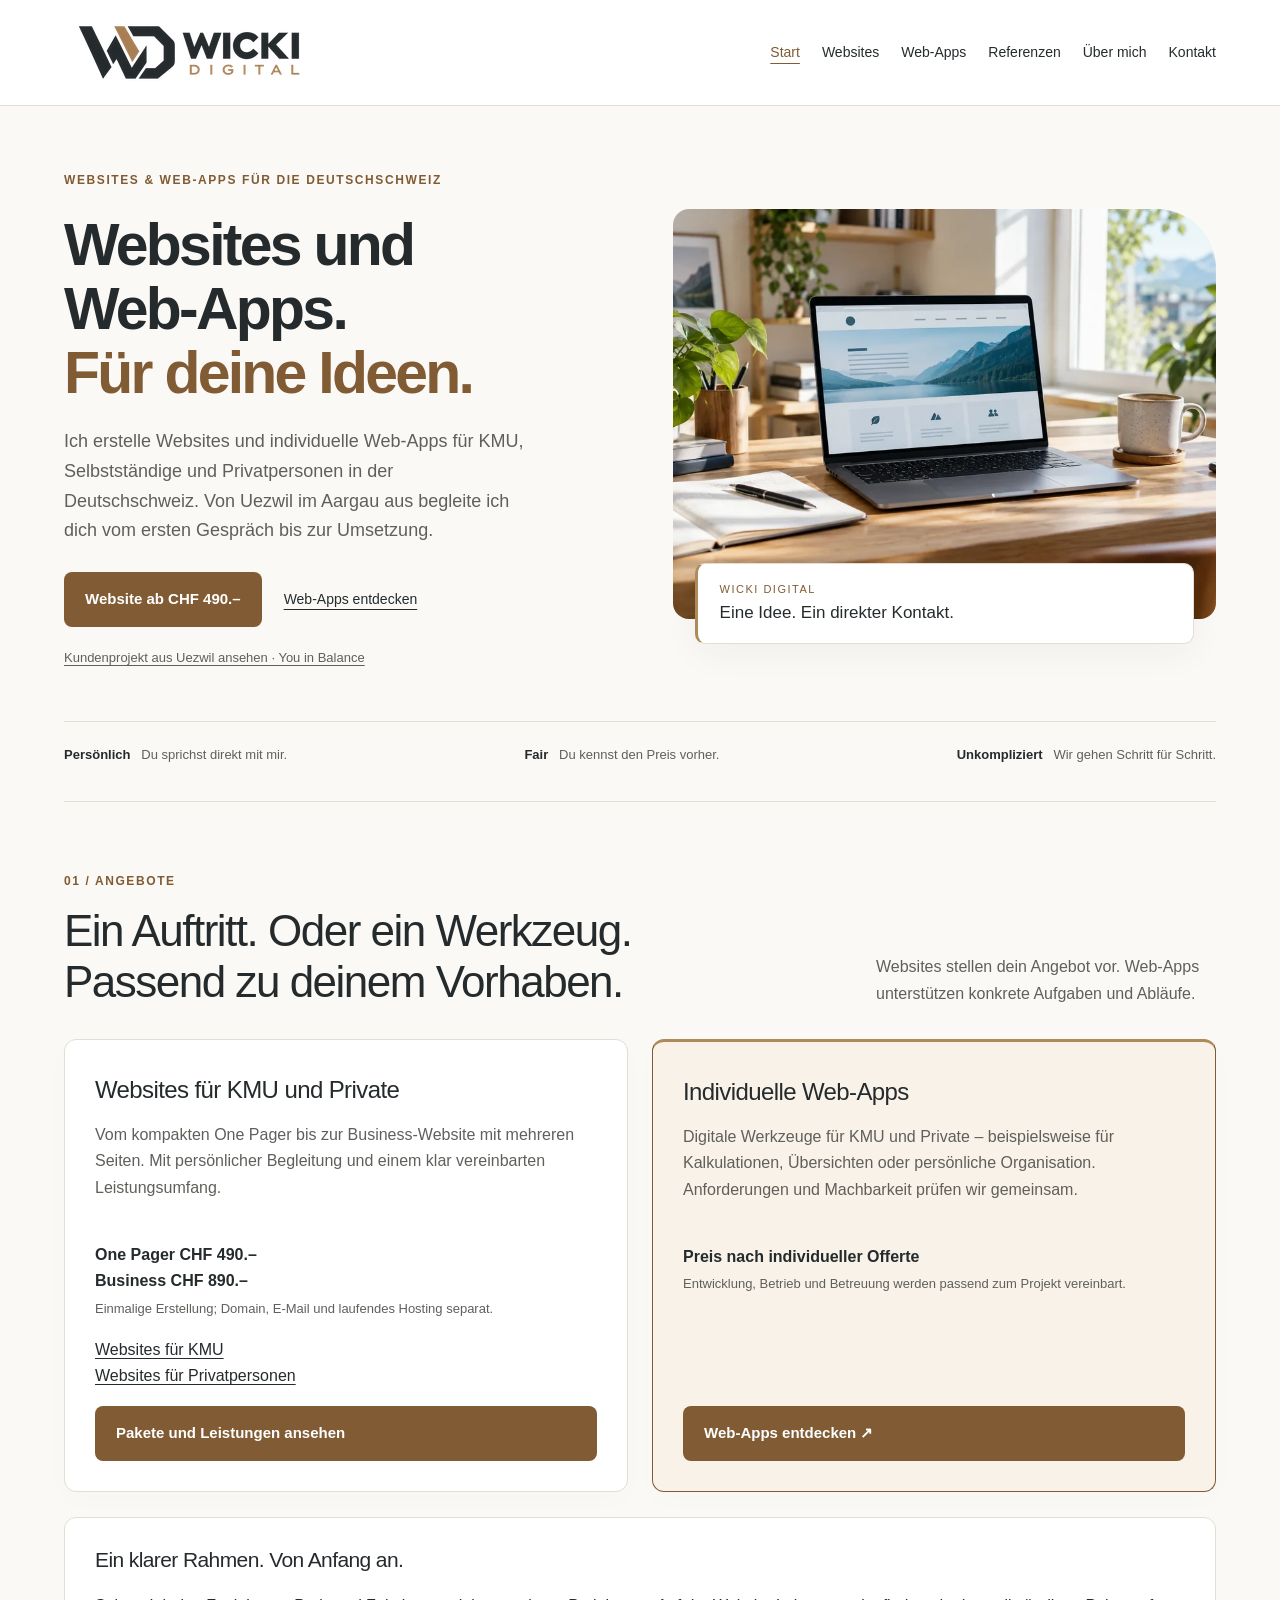
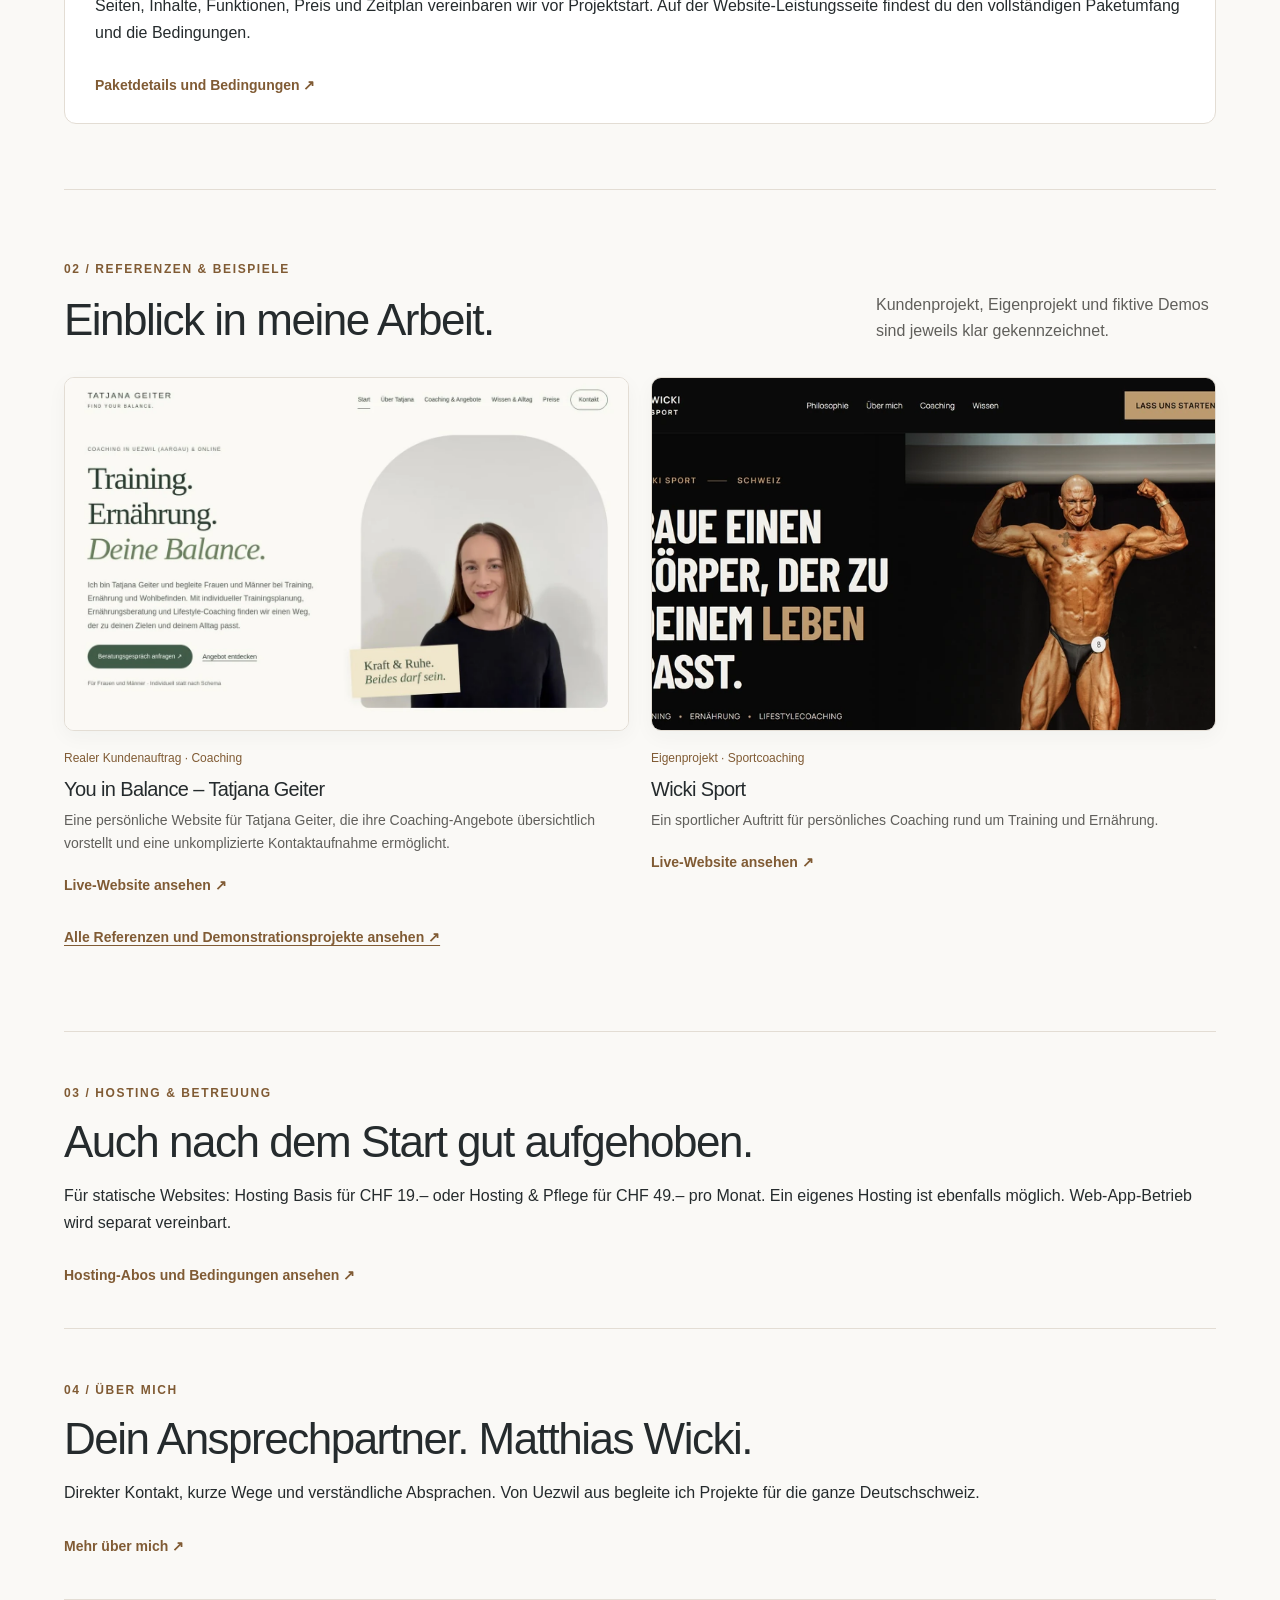
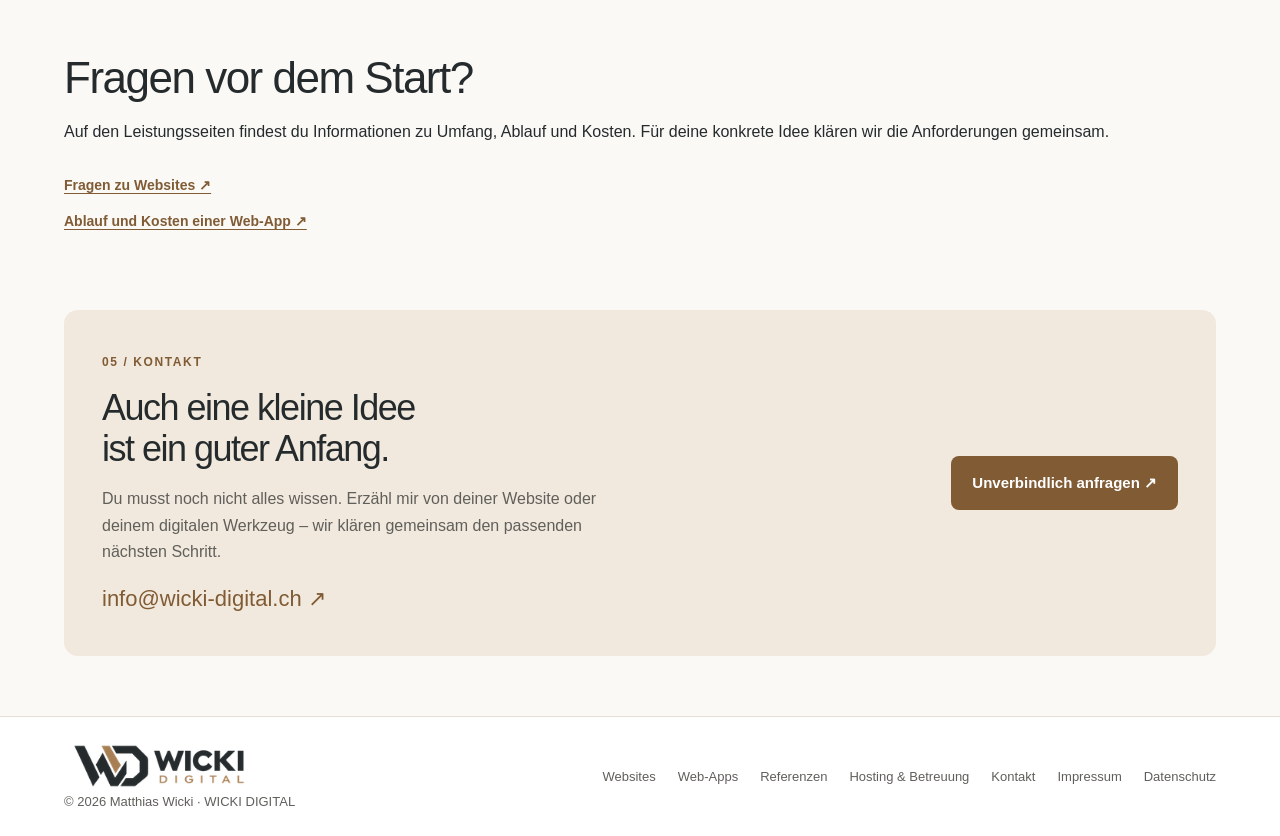
<file: index.html>
<!doctype html>
<html lang="de-CH"><head><meta charset="UTF-8"><meta name="viewport" content="width=device-width,initial-scale=1"><title>Websites &amp; Web-Apps in der Deutschschweiz | WICKI DIGITAL</title><meta name="description" content="Websites ab CHF 490.– und individuelle Web-Apps für KMU und Private in der Deutschschweiz. Persönliche Begleitung durch Matthias Wicki aus Uezwil."><link rel="canonical" href="https://wicki-digital.ch/"><meta name="theme-color" content="#faf9f6"><meta property="og:type" content="website"><meta property="og:locale" content="de_CH"><meta property="og:site_name" content="WICKI DIGITAL"><meta property="og:title" content="Websites &amp; Web-Apps in der Deutschschweiz | WICKI DIGITAL"><meta property="og:description" content="Websites ab CHF 490.– und individuelle Web-Apps für KMU und Private in der Deutschschweiz. Persönliche Begleitung durch Matthias Wicki aus Uezwil."><meta property="og:url" content="https://wicki-digital.ch/"><meta property="og:image" content="https://wicki-digital.ch/workspace.webp"><meta property="og:image:alt" content="Heller Arbeitsplatz – Symbolbild für WICKI DIGITAL"><meta name="twitter:card" content="summary_large_image"><meta name="twitter:title" content="Websites &amp; Web-Apps in der Deutschschweiz | WICKI DIGITAL"><meta name="twitter:description" content="Websites ab CHF 490.– und individuelle Web-Apps für KMU und Private in der Deutschschweiz. Persönliche Begleitung durch Matthias Wicki aus Uezwil."><meta name="twitter:image" content="https://wicki-digital.ch/workspace.webp"><link rel="icon" href="/favicon.ico" sizes="any"><link rel="icon" href="/favicon.svg" type="image/svg+xml"><link rel="stylesheet" href="styles-51c6d284ac.css"><script type="application/ld+json">{"@context":"https://schema.org","@graph":[{"@type":"WebPage","@id":"https://wicki-digital.ch/#webpage","url":"https://wicki-digital.ch/","name":"Websites & Web-Apps in der Deutschschweiz | WICKI DIGITAL","description":"Websites ab CHF 490.– und individuelle Web-Apps für KMU und Private in der Deutschschweiz. Persönliche Begleitung durch Matthias Wicki aus Uezwil.","inLanguage":"de-CH","isPartOf":{"@id":"https://wicki-digital.ch/#website"}},{"@type":"Organization","@id":"https://wicki-digital.ch/#organization","name":"WICKI DIGITAL","url":"https://wicki-digital.ch/","email":"info@wicki-digital.ch","address":{"@type":"PostalAddress","streetAddress":"Bodenacker 24","postalCode":"5619","addressLocality":"Uezwil","addressCountry":"CH"},"logo":{"@type":"ImageObject","url":"https://wicki-digital.ch/wicki-digital-logo-square.png","width":512,"height":512}},{"@type":"WebSite","@id":"https://wicki-digital.ch/#website","url":"https://wicki-digital.ch/","name":"WICKI DIGITAL","inLanguage":"de-CH","publisher":{"@id":"https://wicki-digital.ch/#organization"}}]}</script><script src="navigation-ffce11df71.js" defer></script></head><body><a class="skip-link" href="#hauptinhalt">Zum Inhalt</a><header><nav class="wrap" aria-label="Hauptnavigation"><a class="brand" href="/" aria-label="WICKI DIGITAL Startseite"><img class="brand-logo" src="wicki-digital-logo-250.webp" srcset="wicki-digital-logo-250.webp 250w, wicki-digital-logo-500.webp 500w" sizes="(max-width: 700px) 170px, 250px" alt="WICKI DIGITAL" width="250" height="65"></a><button class="menu-toggle" type="button" aria-expanded="false" aria-controls="hauptnavigation" hidden>Menü</button><div class="links" id="hauptnavigation"><a href="/" aria-current="page">Start</a><a href="websites.html">Websites</a><a href="web-apps.html">Web-Apps</a><a href="referenzen.html">Referenzen</a><a href="ueber-mich.html">Über mich</a><a href="kontakt.html">Kontakt</a></div></nav></header><main id="hauptinhalt" tabindex="-1"><div class="wrap"><section class="hero"><div class="hero-grid"><div class="hero-copy"><div class="eyebrow">Websites &amp; Web-Apps für die Deutschschweiz</div><h1>Websites und <span class="nowrap">Web-Apps.</span><br><em>Für deine Ideen.</em></h1><p class="hero-intro">Ich erstelle Websites und individuelle Web-Apps für KMU, Selbstständige und Privatpersonen in der Deutschschweiz. Von Uezwil im Aargau aus begleite ich dich vom ersten Gespräch bis zur Umsetzung.</p><div class="hero-actions"><a class="button" href="websites.html#angebote">Website ab CHF 490.–</a><a class="quiet-link" href="web-apps.html">Web-Apps entdecken</a></div>
<p class="hero-small"><a href="referenz-you-in-balance.html">Kundenprojekt aus Uezwil ansehen · You in Balance</a></p></div><figure class="hero-photo"><img src="workspace.webp" srcset="workspace-480.webp 480w, workspace-960.webp 960w, workspace.webp 1536w" sizes="(max-width: 700px) calc(100vw - 44px), (max-width: 1240px) 44vw, 550px" width="1536" height="1024" alt="Heller Arbeitsplatz mit Laptop und Notizbuch – Symbolbild für Webdesign" fetchpriority="high"><figcaption><span>WICKI DIGITAL</span><strong>Eine Idee. Ein direkter Kontakt.</strong></figcaption></figure></div><div class="strip"><span><b>Persönlich</b> &nbsp; Du sprichst direkt mit mir.</span><span><b>Fair</b> &nbsp; Du kennst den Preis vorher.</span><span><b>Unkompliziert</b> &nbsp; Wir gehen Schritt für Schritt.</span></div></section><section class="section" id="angebote"><div class="section-head"><div><span class="number">01 / ANGEBOTE</span><h2>Ein Auftritt. Oder ein Werkzeug.<br>Passend zu deinem Vorhaben.</h2></div><p>Websites stellen dein Angebot vor. Web-Apps unterstützen konkrete Aufgaben und Abläufe.</p></div><div class="prices"><article class="price-card"><h3>Websites für KMU und Private</h3><p class="description">Vom kompakten One Pager bis zur Business-Website mit mehreren Seiten. Mit persönlicher Begleitung und einem klar vereinbarten Leistungsumfang.</p><p><strong>One Pager CHF 490.–</strong><br><strong>Business CHF 890.–</strong><br><span class="note">Einmalige Erstellung; Domain, E-Mail und laufendes Hosting separat.</span></p><p class="audience-links"><a href="websites-fuer-kmu.html">Websites für KMU</a><br><a href="websites-fuer-privatpersonen.html">Websites für Privatpersonen</a></p>
<a class="button" href="websites.html#angebote">Pakete und Leistungen ansehen</a></article><article class="price-card highlight" id="individuelle-loesungen"><h3>Individuelle Web-Apps</h3><p class="description">Digitale Werkzeuge für KMU und Private – beispielsweise für Kalkulationen, Übersichten oder persönliche Organisation. Anforderungen und Machbarkeit prüfen wir gemeinsam.</p><p><strong>Preis nach individueller Offerte</strong><br><span class="note">Entwicklung, Betrieb und Betreuung werden passend zum Projekt vereinbart.</span></p><a class="button" href="web-apps.html">Web-Apps entdecken ↗</a></article></div><div class="scope" id="umfang"><h3>Ein klarer Rahmen. Von Anfang an.</h3><p>Seiten, Inhalte, Funktionen, Preis und Zeitplan vereinbaren wir vor Projektstart. Auf der Website-Leistungsseite findest du den vollständigen Paketumfang und die Bedingungen.</p><a class="demo-link" href="websites.html#umfang">Paketdetails und Bedingungen ↗</a></div></section><section class="section" id="demos"><div class="section-head"><div><span class="number">02 / REFERENZEN &amp; BEISPIELE</span><h2>Einblick in meine Arbeit.</h2></div><p>Kundenprojekt, Eigenprojekt und fiktive Demos sind jeweils klar gekennzeichnet.</p></div><div class="demos"><article class="demo"><a class="project-card-link" href="referenz-you-in-balance.html" aria-labelledby="you-in-balance-typ you-in-balance-titel">
<span class="preview"><img src="you-in-balance.webp" alt="Vorschau der Website You in Balance von Tatjana Geiter" width="1280" height="800" loading="lazy"></span>
<p class="project-type" id="you-in-balance-typ">Realer Kundenauftrag · Coaching</p>
<div class="demo-title"><h3 id="you-in-balance-titel">You in Balance – Tatjana Geiter</h3></div>
</a><p>Eine persönliche Website für Tatjana Geiter, die ihre Coaching-Angebote übersichtlich vorstellt und eine unkomplizierte Kontaktaufnahme ermöglicht.</p><a class="demo-link" href="https://youinbalance.ch/" target="_blank" rel="noopener noreferrer" aria-label="Live-Website ansehen – You in Balance – Tatjana Geiter (öffnet in neuem Tab)">Live-Website ansehen <span aria-hidden="true">↗</span></a></article><article class="demo"><a class="project-card-link" href="referenz-wicki-sport.html" aria-labelledby="wicki-sport-typ wicki-sport-titel">
<span class="preview"><img src="wicki-sport-960.webp" srcset="wicki-sport-480.webp 480w, wicki-sport-960.webp 960w, wicki-sport-1600.webp 1600w" sizes="(max-width: 700px) calc(100vw - 44px), (max-width: 1240px) 46vw, 565px" alt="Vorschau der Website Wicki Sport" width="960" height="484" loading="lazy"></span>
<p class="project-type" id="wicki-sport-typ">Eigenprojekt · Sportcoaching</p>
<div class="demo-title"><h3 id="wicki-sport-titel">Wicki Sport</h3></div>
</a><p>Ein sportlicher Auftritt für persönliches Coaching rund um Training und Ernährung.</p><a class="demo-link" href="https://wickisport.ch/" target="_blank" rel="noopener noreferrer" aria-label="Live-Website ansehen – Wicki Sport (öffnet in neuem Tab)">Live-Website ansehen <span aria-hidden="true">↗</span></a></article></div><p><a class="demo-link" href="referenzen.html">Alle Referenzen und Demonstrationsprojekte ansehen ↗</a></p></section><section class="section compact-section" id="hosting"><p class="eyebrow">03 / HOSTING &amp; BETREUUNG</p><h2>Auch nach dem Start gut aufgehoben.</h2><p>Für statische Websites: Hosting Basis für CHF 19.– oder Hosting &amp; Pflege für CHF 49.– pro Monat. Ein eigenes Hosting ist ebenfalls möglich. Web-App-Betrieb wird separat vereinbart.</p><a class="demo-link" href="hosting.html">Hosting-Abos und Bedingungen ansehen ↗</a></section><section class="section compact-section" id="ueber-mich"><p class="eyebrow">04 / ÜBER MICH</p><h2>Dein Ansprechpartner. Matthias Wicki.</h2><p>Direkter Kontakt, kurze Wege und verständliche Absprachen. Von Uezwil aus begleite ich Projekte für die ganze Deutschschweiz.</p><a class="demo-link" href="ueber-mich.html">Mehr über mich ↗</a></section><section class="section compact-section" id="fragen"><h2>Fragen vor dem Start?</h2><p>Auf den Leistungsseiten findest du Informationen zu Umfang, Ablauf und Kosten. Für deine konkrete Idee klären wir die Anforderungen gemeinsam.</p><p><a class="demo-link" href="websites.html#fragen">Fragen zu Websites ↗</a><br><a class="demo-link" href="web-apps.html">Ablauf und Kosten einer Web-App ↗</a></p></section><section class="section closing" id="kontakt"><div><span class="number">05 / KONTAKT</span><h2>Auch eine kleine Idee<br>ist ein guter Anfang.</h2><p>Du musst noch nicht alles wissen. Erzähl mir von deiner Website oder deinem digitalen Werkzeug – wir klären gemeinsam den passenden nächsten Schritt.</p><a class="email" href="mailto:info@wicki-digital.ch">info@wicki-digital.ch ↗</a></div><a class="button" href="kontakt.html">Unverbindlich anfragen ↗</a></section></div></main><footer><div class="wrap footer-inner"><div><a href="/" aria-label="WICKI DIGITAL Startseite"><img class="footer-logo" src="wicki-digital-logo-250.webp" srcset="wicki-digital-logo-250.webp 250w, wicki-digital-logo-500.webp 500w" sizes="190px" alt="WICKI DIGITAL" width="190" height="50" loading="lazy"></a><span>© 2026 Matthias Wicki · WICKI DIGITAL</span></div><div class="footer-links"><a href="websites.html">Websites</a><a href="web-apps.html">Web-Apps</a><a href="referenzen.html">Referenzen</a><a href="hosting.html">Hosting &amp; Betreuung</a><a href="kontakt.html">Kontakt</a><a href="impressum.html">Impressum</a><a href="datenschutz.html">Datenschutz</a></div></div></footer></body></html>
</file>
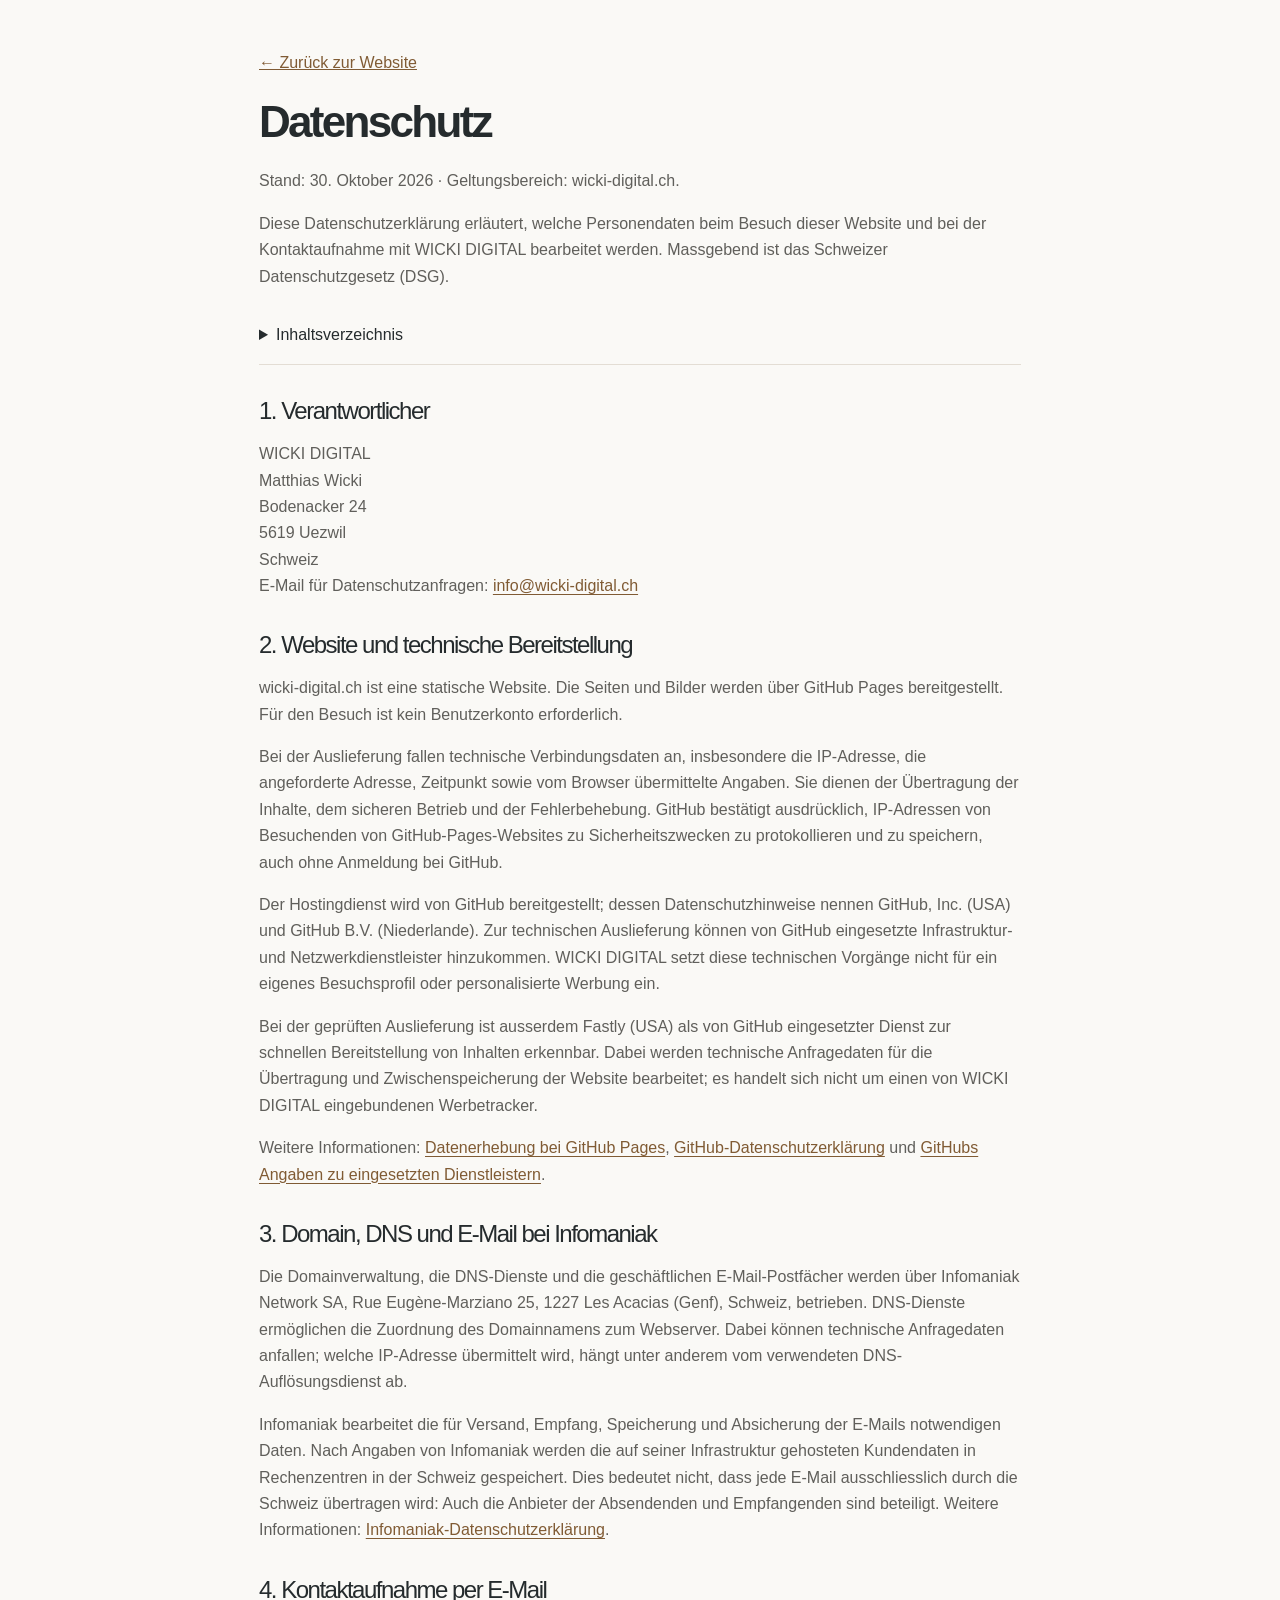
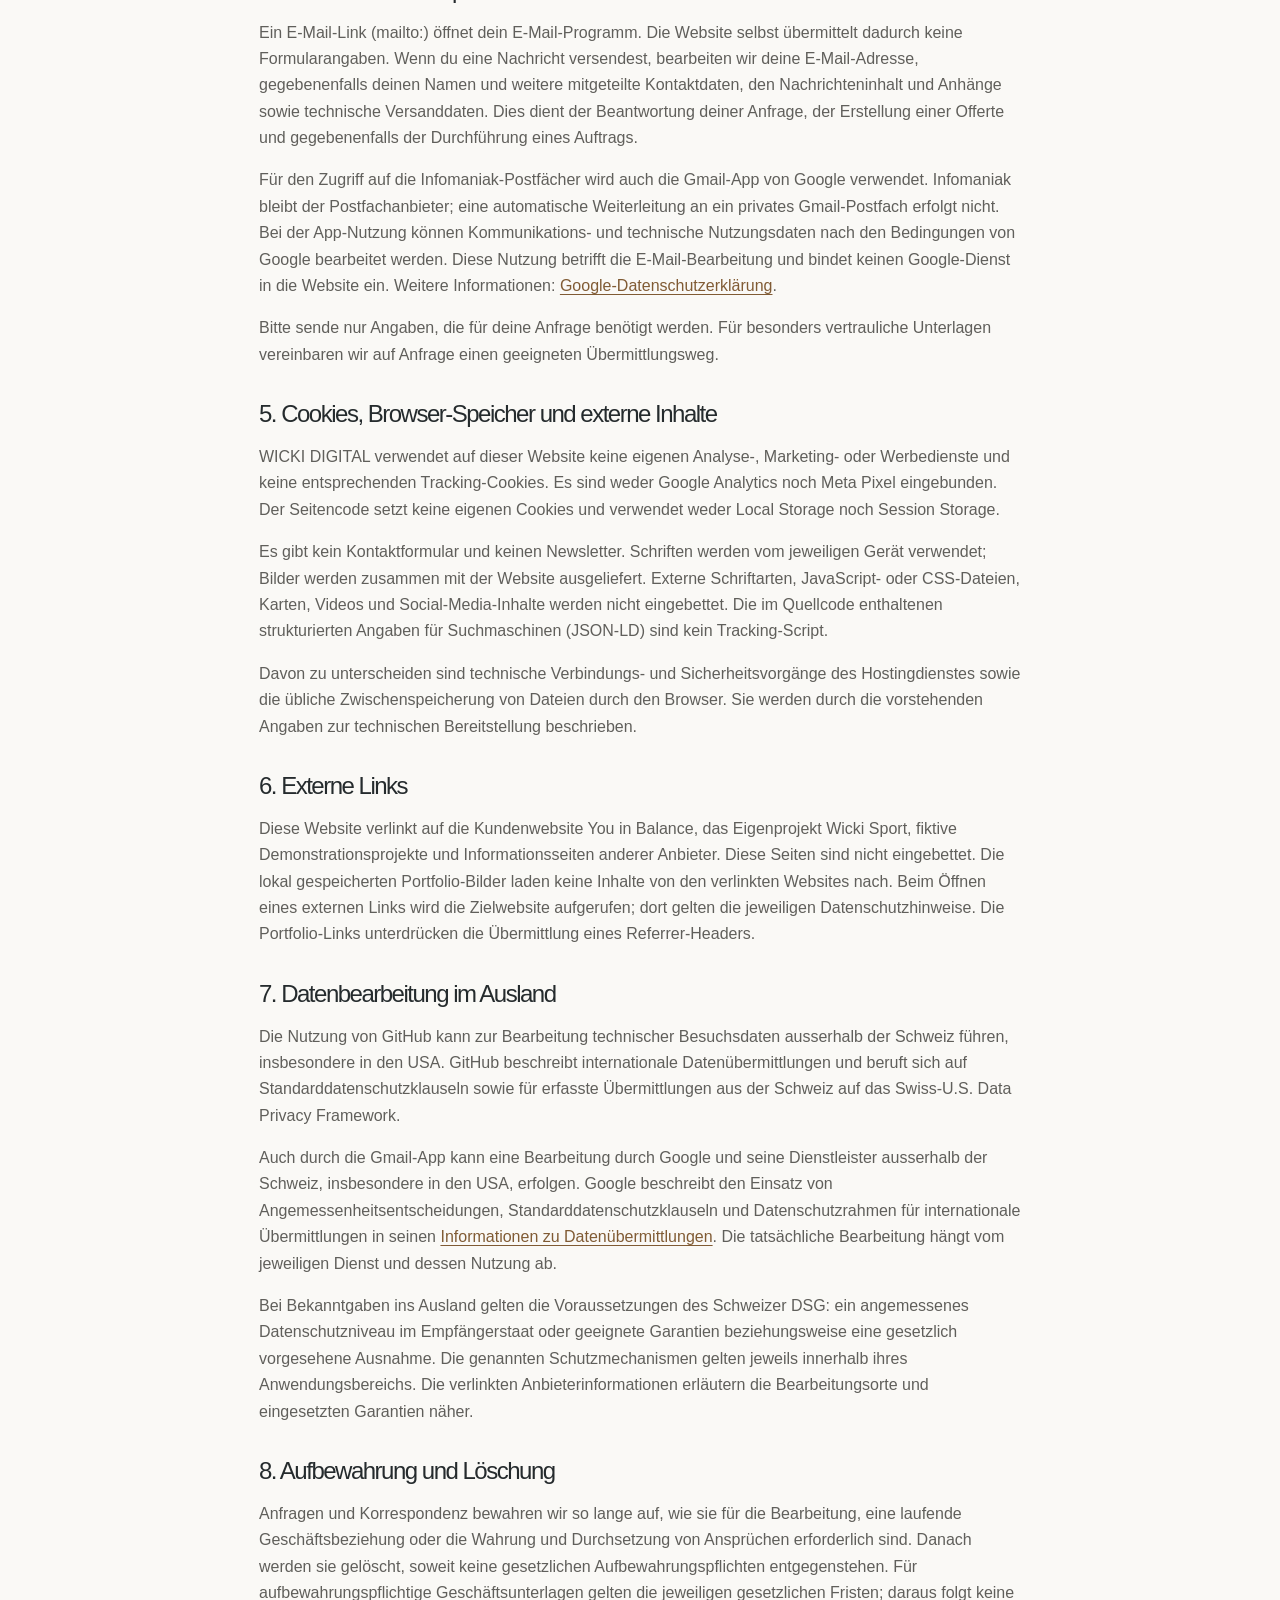
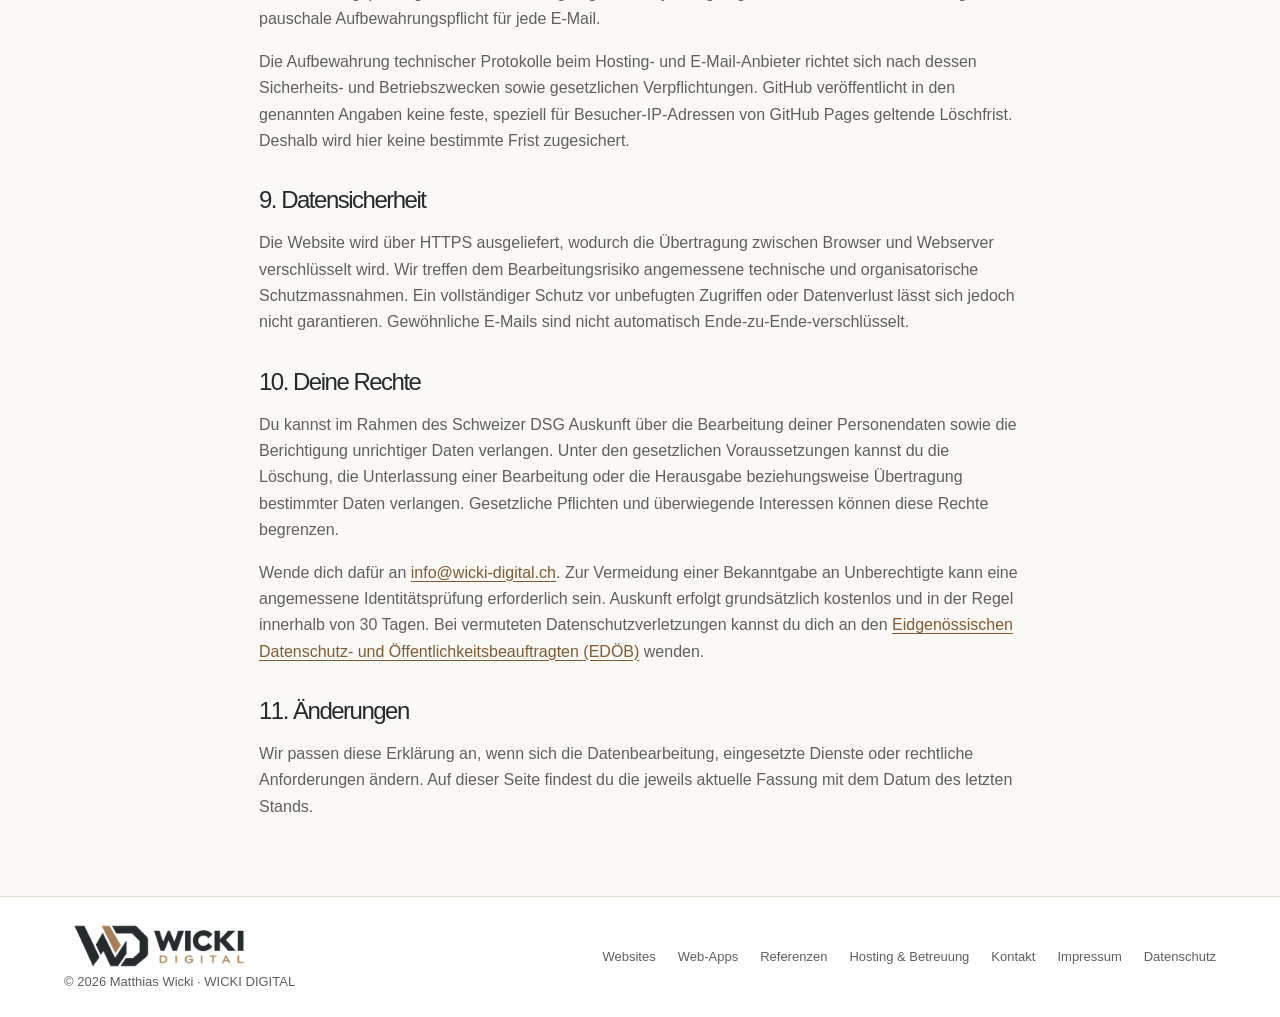
<file: datenschutz.html>
<!doctype html>
<html lang="de-CH"><head>
  <meta charset="UTF-8">
  <meta name="viewport" content="width=device-width,initial-scale=1">
  <meta name="description" content="Datenschutzerklärung von WICKI DIGITAL mit Informationen zur Bearbeitung von Personendaten beim Websitebesuch und bei der Kontaktaufnahme.">
  <meta name="theme-color" content="#faf9f6">
  <title>Datenschutz – WICKI DIGITAL</title>
  <link rel="canonical" href="https://wicki-digital.ch/datenschutz.html">
  <meta property="og:type" content="website">
  <meta property="og:locale" content="de_CH">
  <meta property="og:site_name" content="WICKI DIGITAL">
  <meta property="og:title" content="Datenschutz – WICKI DIGITAL">
  <meta property="og:description" content="Datenschutzerklärung von WICKI DIGITAL mit Informationen zur Bearbeitung von Personendaten beim Websitebesuch und bei der Kontaktaufnahme.">
  <meta property="og:url" content="https://wicki-digital.ch/datenschutz.html">
  <meta property="og:image" content="https://wicki-digital.ch/workspace.webp">
  <meta property="og:image:alt" content="Heller Arbeitsplatz mit Laptop und Notizbuch">
  <meta name="twitter:card" content="summary_large_image">
  <meta name="twitter:title" content="Datenschutz – WICKI DIGITAL">
  <meta name="twitter:description" content="Datenschutzerklärung von WICKI DIGITAL mit Informationen zur Bearbeitung von Personendaten beim Websitebesuch und bei der Kontaktaufnahme.">
  <meta name="twitter:image" content="https://wicki-digital.ch/workspace.webp">
  <meta name="twitter:image:alt" content="Heller Arbeitsplatz mit Laptop und Notizbuch">
  <link rel="icon" href="/favicon.ico" sizes="any"><link rel="icon" href="/favicon.svg" type="image/svg+xml"><link rel="stylesheet" href="styles-51c6d284ac.css"></head><body><main class="wrap legal"><a href="/">← Zurück zur Website</a><h1>Datenschutz</h1>
<p>Stand: 30. Oktober 2026 · Geltungsbereich: wicki-digital.ch.</p>
<p>Diese Datenschutzerklärung erläutert, welche Personendaten beim Besuch dieser Website und bei der Kontaktaufnahme mit WICKI DIGITAL bearbeitet werden. Massgebend ist das Schweizer Datenschutzgesetz (DSG).</p>
<details class="legal-contents">
<summary>Inhaltsverzeichnis</summary>
<ol>
<li><a href="#verantwortlicher">Verantwortlicher</a></li>
<li><a href="#bereitstellung">Website und technische Bereitstellung</a></li>
<li><a href="#domain-email">Domain, DNS und E-Mail bei Infomaniak</a></li>
<li><a href="#kontaktaufnahme">Kontaktaufnahme per E-Mail</a></li>
<li><a href="#cookies">Cookies, Browser-Speicher und externe Inhalte</a></li>
<li><a href="#externe-links">Externe Links</a></li>
<li><a href="#ausland">Datenbearbeitung im Ausland</a></li>
<li><a href="#aufbewahrung">Aufbewahrung und Löschung</a></li>
<li><a href="#datensicherheit">Datensicherheit</a></li>
<li><a href="#rechte">Deine Rechte</a></li>
<li><a href="#aenderungen">Änderungen</a></li>
</ol>
</details>
<h2 id="verantwortlicher">1. Verantwortlicher</h2>
<p>WICKI DIGITAL<br>Matthias Wicki<br>Bodenacker 24<br>5619 Uezwil<br>Schweiz<br>E-Mail für Datenschutzanfragen: <a href="mailto:info@wicki-digital.ch">info@wicki-digital.ch</a></p>
<h2 id="bereitstellung">2. Website und technische Bereitstellung</h2>
<p>wicki-digital.ch ist eine statische Website. Die Seiten und Bilder werden über GitHub Pages bereitgestellt. Für den Besuch ist kein Benutzerkonto erforderlich.</p>
<p>Bei der Auslieferung fallen technische Verbindungsdaten an, insbesondere die IP-Adresse, die angeforderte Adresse, Zeitpunkt sowie vom Browser übermittelte Angaben. Sie dienen der Übertragung der Inhalte, dem sicheren Betrieb und der Fehlerbehebung. GitHub bestätigt ausdrücklich, IP-Adressen von Besuchenden von GitHub-Pages-Websites zu Sicherheitszwecken zu protokollieren und zu speichern, auch ohne Anmeldung bei GitHub.</p>
<p>Der Hostingdienst wird von GitHub bereitgestellt; dessen Datenschutzhinweise nennen GitHub, Inc. (USA) und GitHub B.V. (Niederlande). Zur technischen Auslieferung können von GitHub eingesetzte Infrastruktur- und Netzwerkdienstleister hinzukommen. WICKI DIGITAL setzt diese technischen Vorgänge nicht für ein eigenes Besuchsprofil oder personalisierte Werbung ein.</p>
<p>Bei der geprüften Auslieferung ist ausserdem Fastly (USA) als von GitHub eingesetzter Dienst zur schnellen Bereitstellung von Inhalten erkennbar. Dabei werden technische Anfragedaten für die Übertragung und Zwischenspeicherung der Website bearbeitet; es handelt sich nicht um einen von WICKI DIGITAL eingebundenen Werbetracker.</p>
<p>Weitere Informationen: <a href="https://docs.github.com/en/pages/getting-started-with-github-pages/what-is-github-pages" rel="noreferrer">Datenerhebung bei GitHub Pages</a>, <a href="https://docs.github.com/en/site-policy/privacy-policies/github-general-privacy-statement" rel="noreferrer">GitHub-Datenschutzerklärung</a> und <a href="https://docs.github.com/en/site-policy/privacy-policies/github-subprocessors" rel="noreferrer">GitHubs Angaben zu eingesetzten Dienstleistern</a>.</p>
<h2 id="domain-email">3. Domain, DNS und E-Mail bei Infomaniak</h2>
<p>Die Domainverwaltung, die DNS-Dienste und die geschäftlichen E-Mail-Postfächer werden über Infomaniak Network SA, Rue Eugène-Marziano 25, 1227 Les Acacias (Genf), Schweiz, betrieben. DNS-Dienste ermöglichen die Zuordnung des Domainnamens zum Webserver. Dabei können technische Anfragedaten anfallen; welche IP-Adresse übermittelt wird, hängt unter anderem vom verwendeten DNS-Auflösungsdienst ab.</p>
<p>Infomaniak bearbeitet die für Versand, Empfang, Speicherung und Absicherung der E-Mails notwendigen Daten. Nach Angaben von Infomaniak werden die auf seiner Infrastruktur gehosteten Kundendaten in Rechenzentren in der Schweiz gespeichert. Dies bedeutet nicht, dass jede E-Mail ausschliesslich durch die Schweiz übertragen wird: Auch die Anbieter der Absendenden und Empfangenden sind beteiligt. Weitere Informationen: <a href="https://www.infomaniak.com/en/legal/confidentiality-policy" rel="noreferrer">Infomaniak-Datenschutzerklärung</a>.</p>
<h2 id="kontaktaufnahme">4. Kontaktaufnahme per E-Mail</h2>
<p>Ein E-Mail-Link (mailto:) öffnet dein E-Mail-Programm. Die Website selbst übermittelt dadurch keine Formularangaben. Wenn du eine Nachricht versendest, bearbeiten wir deine E-Mail-Adresse, gegebenenfalls deinen Namen und weitere mitgeteilte Kontaktdaten, den Nachrichteninhalt und Anhänge sowie technische Versanddaten. Dies dient der Beantwortung deiner Anfrage, der Erstellung einer Offerte und gegebenenfalls der Durchführung eines Auftrags.</p>
<p>Für den Zugriff auf die Infomaniak-Postfächer wird auch die Gmail-App von Google verwendet. Infomaniak bleibt der Postfachanbieter; eine automatische Weiterleitung an ein privates Gmail-Postfach erfolgt nicht. Bei der App-Nutzung können Kommunikations- und technische Nutzungsdaten nach den Bedingungen von Google bearbeitet werden. Diese Nutzung betrifft die E-Mail-Bearbeitung und bindet keinen Google-Dienst in die Website ein. Weitere Informationen: <a href="https://policies.google.com/privacy?hl=de" rel="noreferrer">Google-Datenschutzerklärung</a>.</p>
<p>Bitte sende nur Angaben, die für deine Anfrage benötigt werden. Für besonders vertrauliche Unterlagen vereinbaren wir auf Anfrage einen geeigneten Übermittlungsweg.</p>
<h2 id="cookies">5. Cookies, Browser-Speicher und externe Inhalte</h2>
<p>WICKI DIGITAL verwendet auf dieser Website keine eigenen Analyse-, Marketing- oder Werbedienste und keine entsprechenden Tracking-Cookies. Es sind weder Google Analytics noch Meta Pixel eingebunden. Der Seitencode setzt keine eigenen Cookies und verwendet weder Local Storage noch Session Storage.</p>
<p>Es gibt kein Kontaktformular und keinen Newsletter. Schriften werden vom jeweiligen Gerät verwendet; Bilder werden zusammen mit der Website ausgeliefert. Externe Schriftarten, JavaScript- oder CSS-Dateien, Karten, Videos und Social-Media-Inhalte werden nicht eingebettet. Die im Quellcode enthaltenen strukturierten Angaben für Suchmaschinen (JSON-LD) sind kein Tracking-Script.</p>
<p>Davon zu unterscheiden sind technische Verbindungs- und Sicherheitsvorgänge des Hostingdienstes sowie die übliche Zwischenspeicherung von Dateien durch den Browser. Sie werden durch die vorstehenden Angaben zur technischen Bereitstellung beschrieben.</p>
<h2 id="externe-links">6. Externe Links</h2>
<p>Diese Website verlinkt auf die Kundenwebsite You in Balance, das Eigenprojekt Wicki Sport, fiktive Demonstrationsprojekte und Informationsseiten anderer Anbieter. Diese Seiten sind nicht eingebettet. Die lokal gespeicherten Portfolio-Bilder laden keine Inhalte von den verlinkten Websites nach. Beim Öffnen eines externen Links wird die Zielwebsite aufgerufen; dort gelten die jeweiligen Datenschutzhinweise. Die Portfolio-Links unterdrücken die Übermittlung eines Referrer-Headers.</p>
<h2 id="ausland">7. Datenbearbeitung im Ausland</h2>
<p>Die Nutzung von GitHub kann zur Bearbeitung technischer Besuchsdaten ausserhalb der Schweiz führen, insbesondere in den USA. GitHub beschreibt internationale Datenübermittlungen und beruft sich auf Standarddatenschutzklauseln sowie für erfasste Übermittlungen aus der Schweiz auf das Swiss-U.S. Data Privacy Framework.</p>
<p>Auch durch die Gmail-App kann eine Bearbeitung durch Google und seine Dienstleister ausserhalb der Schweiz, insbesondere in den USA, erfolgen. Google beschreibt den Einsatz von Angemessenheitsentscheidungen, Standarddatenschutzklauseln und Datenschutzrahmen für internationale Übermittlungen in seinen <a href="https://policies.google.com/privacy/frameworks?hl=de" rel="noreferrer">Informationen zu Datenübermittlungen</a>. Die tatsächliche Bearbeitung hängt vom jeweiligen Dienst und dessen Nutzung ab.</p>
<p>Bei Bekanntgaben ins Ausland gelten die Voraussetzungen des Schweizer DSG: ein angemessenes Datenschutzniveau im Empfängerstaat oder geeignete Garantien beziehungsweise eine gesetzlich vorgesehene Ausnahme. Die genannten Schutzmechanismen gelten jeweils innerhalb ihres Anwendungsbereichs. Die verlinkten Anbieterinformationen erläutern die Bearbeitungsorte und eingesetzten Garantien näher.</p>
<h2 id="aufbewahrung">8. Aufbewahrung und Löschung</h2>
<p>Anfragen und Korrespondenz bewahren wir so lange auf, wie sie für die Bearbeitung, eine laufende Geschäftsbeziehung oder die Wahrung und Durchsetzung von Ansprüchen erforderlich sind. Danach werden sie gelöscht, soweit keine gesetzlichen Aufbewahrungspflichten entgegenstehen. Für aufbewahrungspflichtige Geschäftsunterlagen gelten die jeweiligen gesetzlichen Fristen; daraus folgt keine pauschale Aufbewahrungspflicht für jede E-Mail.</p>
<p>Die Aufbewahrung technischer Protokolle beim Hosting- und E-Mail-Anbieter richtet sich nach dessen Sicherheits- und Betriebszwecken sowie gesetzlichen Verpflichtungen. GitHub veröffentlicht in den genannten Angaben keine feste, speziell für Besucher-IP-Adressen von GitHub Pages geltende Löschfrist. Deshalb wird hier keine bestimmte Frist zugesichert.</p>
<h2 id="datensicherheit">9. Datensicherheit</h2>
<p>Die Website wird über HTTPS ausgeliefert, wodurch die Übertragung zwischen Browser und Webserver verschlüsselt wird. Wir treffen dem Bearbeitungsrisiko angemessene technische und organisatorische Schutzmassnahmen. Ein vollständiger Schutz vor unbefugten Zugriffen oder Datenverlust lässt sich jedoch nicht garantieren. Gewöhnliche E-Mails sind nicht automatisch Ende-zu-Ende-verschlüsselt.</p>
<h2 id="rechte">10. Deine Rechte</h2>
<p>Du kannst im Rahmen des Schweizer DSG Auskunft über die Bearbeitung deiner Personendaten sowie die Berichtigung unrichtiger Daten verlangen. Unter den gesetzlichen Voraussetzungen kannst du die Löschung, die Unterlassung einer Bearbeitung oder die Herausgabe beziehungsweise Übertragung bestimmter Daten verlangen. Gesetzliche Pflichten und überwiegende Interessen können diese Rechte begrenzen.</p>
<p>Wende dich dafür an <a href="mailto:info@wicki-digital.ch">info@wicki-digital.ch</a>. Zur Vermeidung einer Bekanntgabe an Unberechtigte kann eine angemessene Identitätsprüfung erforderlich sein. Auskunft erfolgt grundsätzlich kostenlos und in der Regel innerhalb von 30 Tagen. Bei vermuteten Datenschutzverletzungen kannst du dich an den <a href="https://www.edoeb.admin.ch/de" rel="noreferrer">Eidgenössischen Datenschutz- und Öffentlichkeitsbeauftragten (EDÖB)</a> wenden.</p>
<h2 id="aenderungen">11. Änderungen</h2>
<p>Wir passen diese Erklärung an, wenn sich die Datenbearbeitung, eingesetzte Dienste oder rechtliche Anforderungen ändern. Auf dieser Seite findest du die jeweils aktuelle Fassung mit dem Datum des letzten Stands.</p></main><footer><div class="wrap footer-inner"><div><a href="/" aria-label="WICKI DIGITAL Startseite"><img class="footer-logo" src="wicki-digital-logo-250.webp" srcset="wicki-digital-logo-250.webp 250w, wicki-digital-logo-500.webp 500w" sizes="190px" alt="WICKI DIGITAL" width="190" height="50" loading="lazy"></a><span>© 2026 Matthias Wicki · WICKI DIGITAL</span></div><div class="footer-links"><a href="websites.html">Websites</a><a href="web-apps.html">Web-Apps</a><a href="referenzen.html">Referenzen</a><a href="hosting.html">Hosting &amp; Betreuung</a><a href="kontakt.html">Kontakt</a><a href="impressum.html">Impressum</a><a href="datenschutz.html">Datenschutz</a></div></div></footer></body></html>
</file>
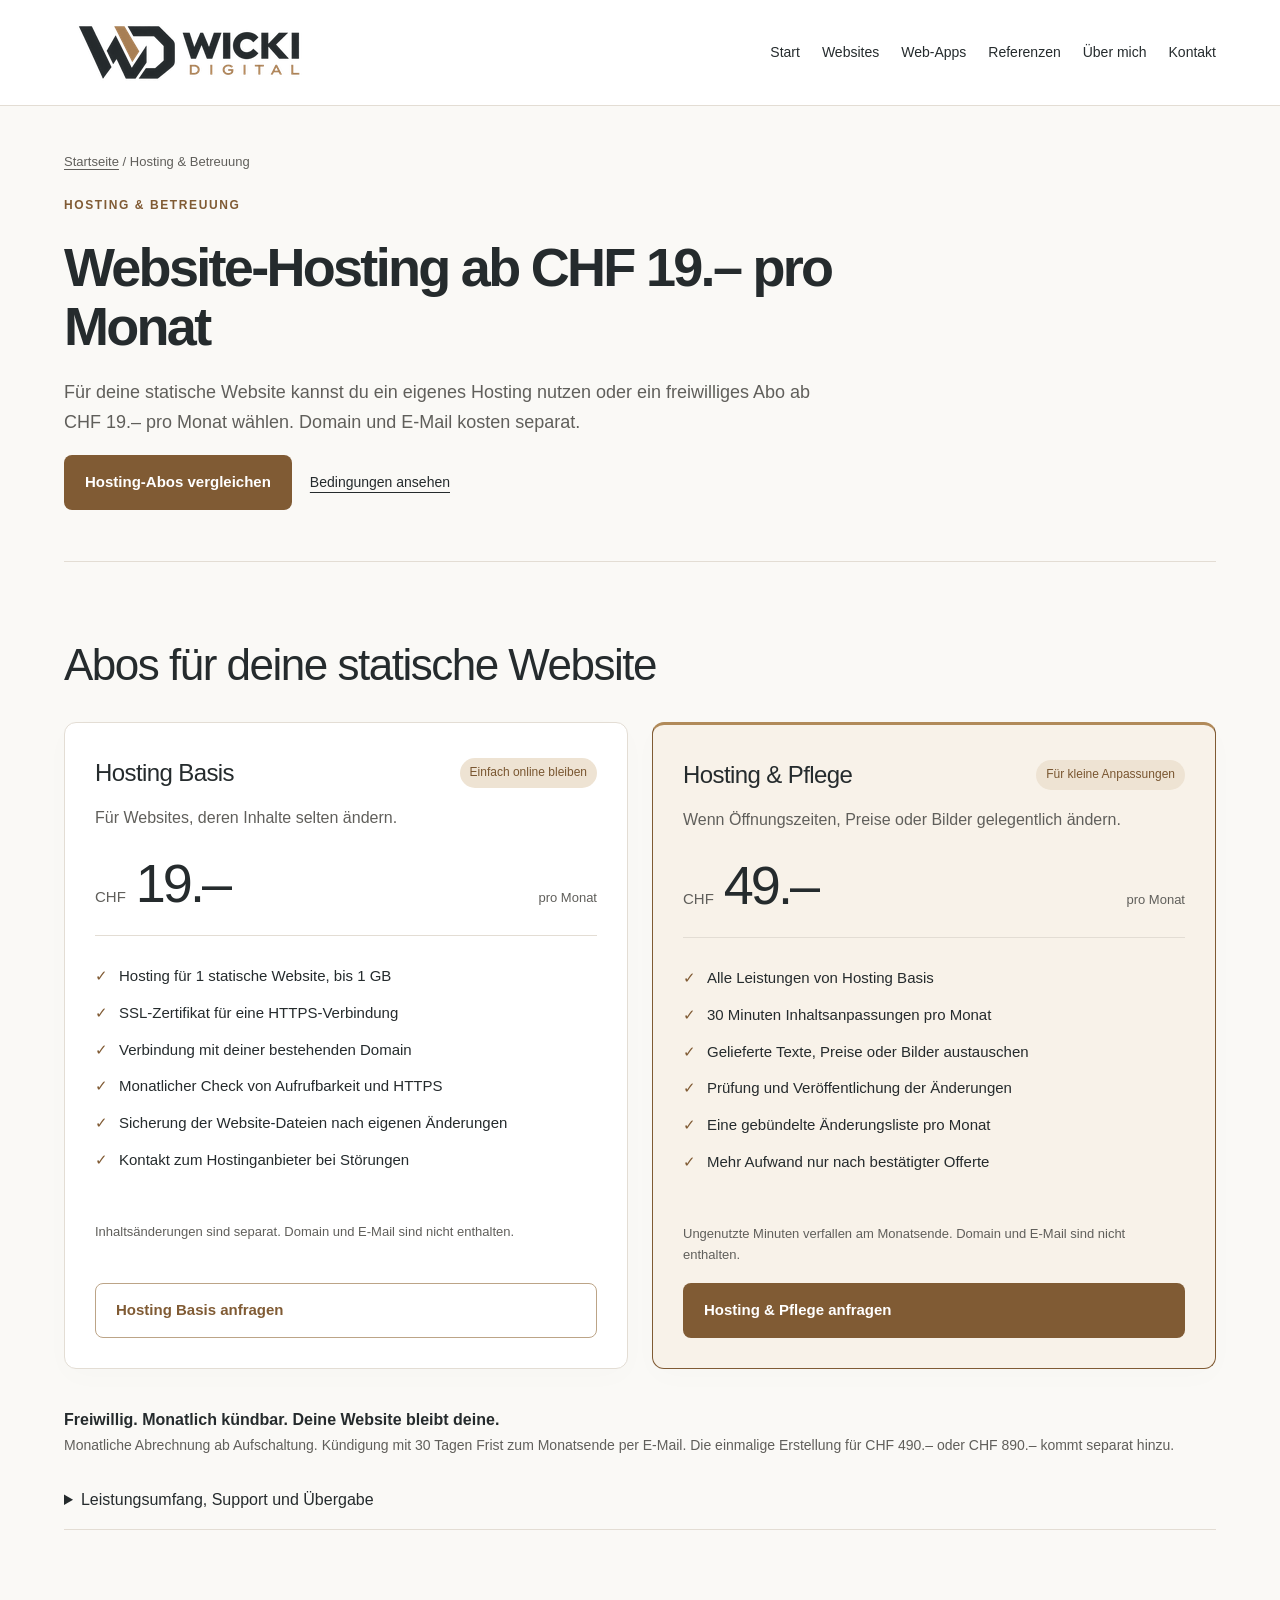
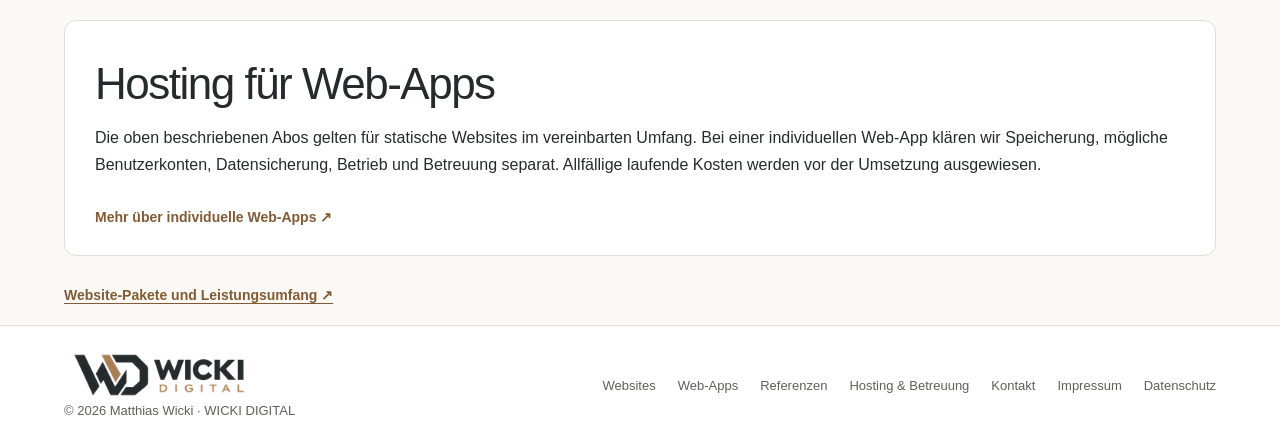
<file: hosting.html>
<!doctype html>
<html lang="de-CH"><head><meta charset="UTF-8"><meta name="viewport" content="width=device-width,initial-scale=1"><title>Website-Hosting &amp; Betreuung: Abos | WICKI DIGITAL</title><meta name="description" content="Hosting und Betreuung für statische Websites: ab CHF 19.– pro Monat, Pflege optional. Umfang und Bedingungen; Web-App-Betrieb nach Vereinbarung."><link rel="canonical" href="https://wicki-digital.ch/hosting.html"><meta name="theme-color" content="#faf9f6"><meta property="og:type" content="website"><meta property="og:locale" content="de_CH"><meta property="og:site_name" content="WICKI DIGITAL"><meta property="og:title" content="Website-Hosting &amp; Betreuung: Abos | WICKI DIGITAL"><meta property="og:description" content="Hosting und Betreuung für statische Websites: ab CHF 19.– pro Monat, Pflege optional. Umfang und Bedingungen; Web-App-Betrieb nach Vereinbarung."><meta property="og:url" content="https://wicki-digital.ch/hosting.html"><meta property="og:image" content="https://wicki-digital.ch/workspace.webp"><meta property="og:image:alt" content="Heller Arbeitsplatz – Symbolbild für WICKI DIGITAL"><meta name="twitter:card" content="summary_large_image"><meta name="twitter:title" content="Website-Hosting &amp; Betreuung: Abos | WICKI DIGITAL"><meta name="twitter:description" content="Hosting und Betreuung für statische Websites: ab CHF 19.– pro Monat, Pflege optional. Umfang und Bedingungen; Web-App-Betrieb nach Vereinbarung."><meta name="twitter:image" content="https://wicki-digital.ch/workspace.webp"><link rel="icon" href="/favicon.ico" sizes="any"><link rel="icon" href="/favicon.svg" type="image/svg+xml"><link rel="stylesheet" href="styles-51c6d284ac.css"><script type="application/ld+json">{"@context":"https://schema.org","@graph":[{"@type":"WebPage","@id":"https://wicki-digital.ch/hosting.html#webpage","url":"https://wicki-digital.ch/hosting.html","name":"Website-Hosting & Betreuung: Abos | WICKI DIGITAL","description":"Hosting und Betreuung für statische Websites: ab CHF 19.– pro Monat, Pflege optional. Umfang und Bedingungen; Web-App-Betrieb nach Vereinbarung.","inLanguage":"de-CH","isPartOf":{"@id":"https://wicki-digital.ch/#website"},"breadcrumb":{"@id":"https://wicki-digital.ch/hosting.html#breadcrumb"}},{"@type":"BreadcrumbList","@id":"https://wicki-digital.ch/hosting.html#breadcrumb","itemListElement":[{"@type":"ListItem","position":1,"name":"Startseite","item":"https://wicki-digital.ch/"},{"@type":"ListItem","position":2,"name":"Website-Hosting & Betreuung: Abos","item":"https://wicki-digital.ch/hosting.html"}]}]}</script><script src="navigation-ffce11df71.js" defer></script></head><body><a class="skip-link" href="#hauptinhalt">Zum Inhalt</a><header><nav class="wrap" aria-label="Hauptnavigation"><a class="brand" href="/" aria-label="WICKI DIGITAL Startseite"><img class="brand-logo" src="wicki-digital-logo-250.webp" srcset="wicki-digital-logo-250.webp 250w, wicki-digital-logo-500.webp 500w" sizes="(max-width: 700px) 170px, 250px" alt="WICKI DIGITAL" width="250" height="65"></a><button class="menu-toggle" type="button" aria-expanded="false" aria-controls="hauptnavigation" hidden>Menü</button><div class="links" id="hauptnavigation"><a href="/">Start</a><a href="websites.html">Websites</a><a href="web-apps.html">Web-Apps</a><a href="referenzen.html">Referenzen</a><a href="ueber-mich.html">Über mich</a><a href="kontakt.html">Kontakt</a></div></nav></header><main id="hauptinhalt" tabindex="-1" class="wrap"><section class="page-hero"><p class="breadcrumb"><a href="/">Startseite</a> / <span aria-current="page">Hosting &amp; Betreuung</span></p><p class="eyebrow">Hosting &amp; Betreuung</p><h1>Website-Hosting ab CHF 19.– pro Monat</h1><p class="page-intro">Für deine statische Website kannst du ein eigenes Hosting nutzen oder ein freiwilliges Abo ab CHF 19.– pro Monat wählen. Domain und E-Mail kosten separat.</p><div class="lead-actions"><a class="button" href="#hosting">Hosting-Abos vergleichen</a><a class="quiet-link" href="#hosting-bedingungen">Bedingungen ansehen</a></div></section><section class="section" id="hosting" aria-labelledby="hosting-heading"><div class="section-head"><div><h2 id="hosting-heading">Abos für deine statische Website</h2></div></div><div class="prices hosting-prices"><article class="price-card"><div class="package-label"><h3>Hosting Basis</h3><span class="tag">Einfach online bleiben</span></div><p class="description">Für Websites, deren Inhalte selten ändern.</p><div class="price"><small>CHF</small><strong>19.–</strong><span class="once">pro Monat</span></div><ul><li>Hosting für 1 statische Website, bis 1 GB</li><li>SSL-Zertifikat für eine HTTPS-Verbindung</li><li>Verbindung mit deiner bestehenden Domain</li><li>Monatlicher Check von Aufrufbarkeit und HTTPS</li><li>Sicherung der Website-Dateien nach eigenen Änderungen</li><li>Kontakt zum Hostinganbieter bei Störungen</li></ul><p class="note">Inhaltsänderungen sind separat. Domain und E-Mail sind nicht enthalten.</p><a class="button outline" href="kontakt.html?thema=hosting-basis">Hosting Basis anfragen</a></article><article class="price-card highlight"><div class="package-label"><h3>Hosting & Pflege</h3><span class="tag">Für kleine Anpassungen</span></div><p class="description">Wenn Öffnungszeiten, Preise oder Bilder gelegentlich ändern.</p><div class="price"><small>CHF</small><strong>49.–</strong><span class="once">pro Monat</span></div><ul><li>Alle Leistungen von Hosting Basis</li><li>30 Minuten Inhaltsanpassungen pro Monat</li><li>Gelieferte Texte, Preise oder Bilder austauschen</li><li>Prüfung und Veröffentlichung der Änderungen</li><li>Eine gebündelte Änderungsliste pro Monat</li><li>Mehr Aufwand nur nach bestätigter Offerte</li></ul><p class="note">Ungenutzte Minuten verfallen am Monatsende. Domain und E-Mail sind nicht enthalten.</p><a class="button" href="kontakt.html?thema=hosting-pflege">Hosting &amp; Pflege anfragen</a></article></div><div class="hosting-terms" id="hosting-bedingungen"><p><strong>Freiwillig. Monatlich kündbar. Deine Website bleibt deine.</strong><br>Monatliche Abrechnung ab Aufschaltung. Kündigung mit 30 Tagen Frist zum Monatsende per E-Mail. Die einmalige Erstellung für CHF 490.– oder CHF 890.– kommt separat hinzu.</p><details><summary>Leistungsumfang, Support und Übergabe</summary><p>Die Abos gelten für von WICKI DIGITAL erstellte statische Websites im One-Pager- oder Business-Umfang mit bis zu 5 Inhaltsseiten und 2 Rechtstextseiten. Das technische Hosting ist im Abopreis enthalten. Hostinganbieter und Datenstandorte werden vor Vertragsabschluss genannt. Ein eigenes Hosting ist als Alternative möglich; dann fallen die Gebühren direkt beim gewählten Anbieter an und es besteht kein WICKI-DIGITAL-Hosting-Abo.</p><p>Support erfolgt per E-Mail von Montag bis Freitag, ausgenommen Feiertage. Eine erste Rückmeldung erfolgt in der Regel innerhalb von 2 Arbeitstagen. Es gibt keinen 24-Stunden-Pikettdienst und keine garantierte Entstörungsfrist. Der monatliche Check ist keine dauernde Überwachung. Bei Störungen übernehme ich die Meldung und Abstimmung mit dem Hostinganbieter.</p><p>Gesichert werden die Website-Dateien bei der Aufschaltung und nach Änderungen durch WICKI DIGITAL. Die letzten 3 Stände werden aufbewahrt. Die Wiederherstellung eines vorhandenen Standes ist enthalten. Postfächer, Datenbanken und Änderungen durch Dritte sind nicht Teil dieser Sicherung.</p><p>Das Pflegekontingent gilt für kleine Anpassungen bestehender Inhalte samt Prüfung und Veröffentlichung. Neue Seiten, neue Funktionen, ein neues Design, Texterstellung, Bildrecherche und Betreuung externer Buchungsdienste gehören nicht dazu. Übersteigt eine Anfrage 30 Minuten, erhältst du vor der Umsetzung eine Offerte für den Zusatzaufwand.</p><p>Bei Vertragsende erhältst du die aktuellen Website-Dateien ohne Herausgabegebühr. Ein Umzug zu einem anderen Anbieter ist separat zu beauftragen. Ohne Anschlusslösung endet die Auslieferung über das Abo-Hosting zum Vertragsende. Deine separat registrierte Domain bleibt bei dir.</p></details></div></section><section class="scope"><h2>Hosting für Web-Apps</h2><p>Die oben beschriebenen Abos gelten für statische Websites im vereinbarten Umfang. Bei einer individuellen Web-App klären wir Speicherung, mögliche Benutzerkonten, Datensicherung, Betrieb und Betreuung separat. Allfällige laufende Kosten werden vor der Umsetzung ausgewiesen.</p><a class="demo-link" href="web-apps.html">Mehr über individuelle Web-Apps ↗</a></section><p><a class="demo-link" href="websites.html">Website-Pakete und Leistungsumfang ↗</a></p></main><footer><div class="wrap footer-inner"><div><a href="/" aria-label="WICKI DIGITAL Startseite"><img class="footer-logo" src="wicki-digital-logo-250.webp" srcset="wicki-digital-logo-250.webp 250w, wicki-digital-logo-500.webp 500w" sizes="190px" alt="WICKI DIGITAL" width="190" height="50" loading="lazy"></a><span>© 2026 Matthias Wicki · WICKI DIGITAL</span></div><div class="footer-links"><a href="websites.html">Websites</a><a href="web-apps.html">Web-Apps</a><a href="referenzen.html">Referenzen</a><a href="hosting.html">Hosting &amp; Betreuung</a><a href="kontakt.html">Kontakt</a><a href="impressum.html">Impressum</a><a href="datenschutz.html">Datenschutz</a></div></div></footer></body></html>
</file>
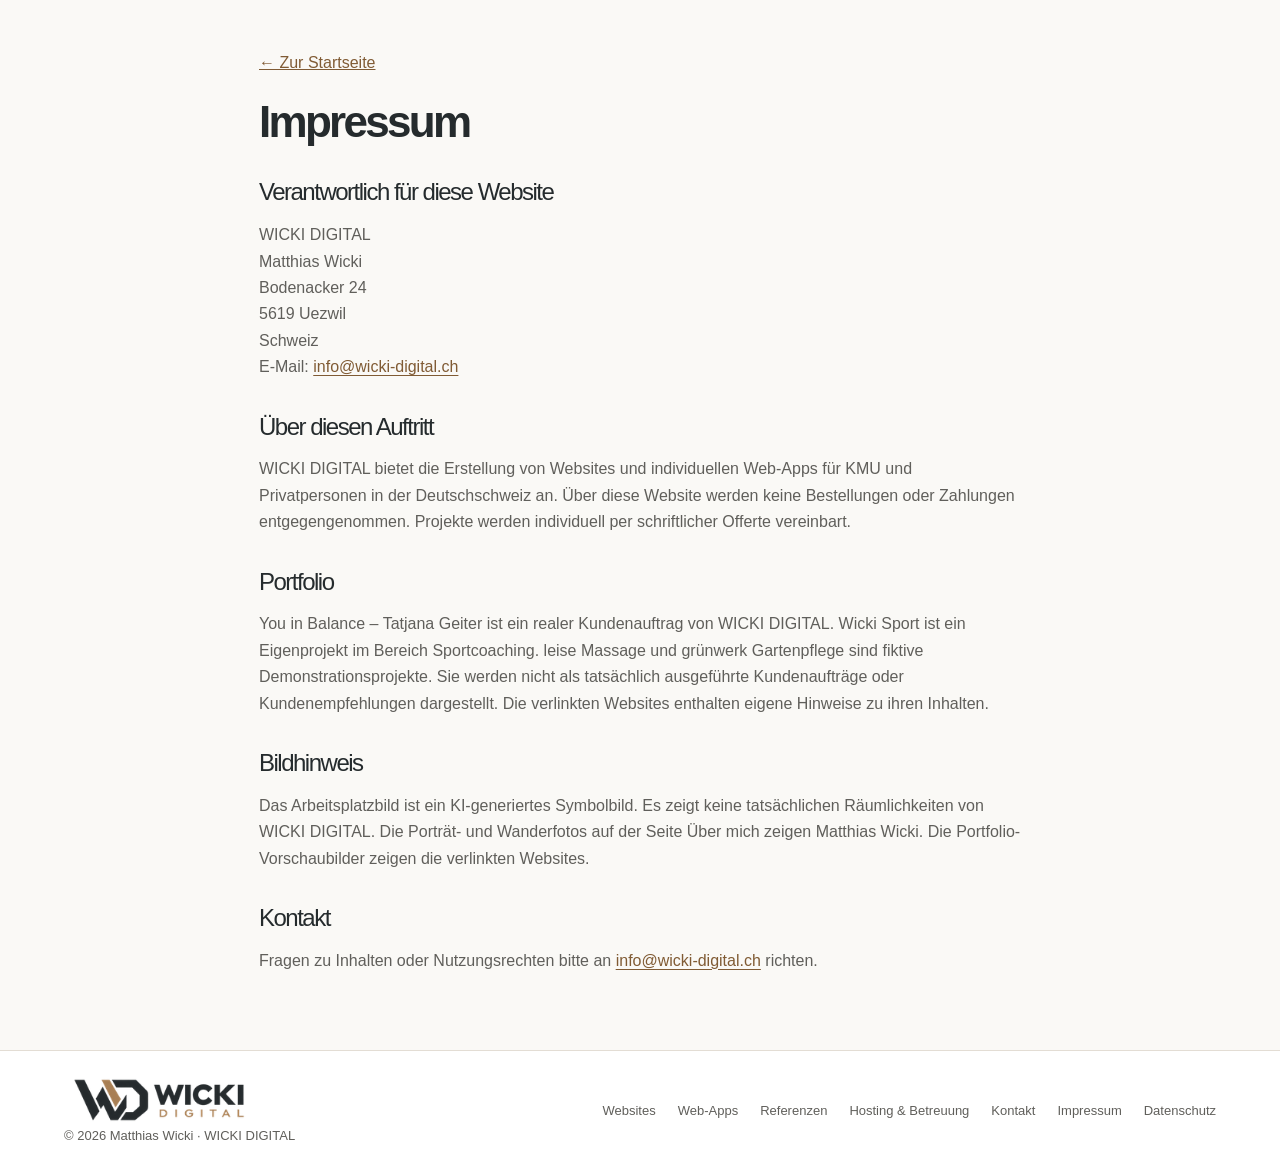
<file: impressum.html>
<!doctype html>
<html lang="de-CH"><head>
  <meta charset="UTF-8">
  <meta name="viewport" content="width=device-width,initial-scale=1">
  <meta name="description" content="Impressum von WICKI DIGITAL mit Anbieter- und Kontaktangaben zu Matthias Wicki in Uezwil, Schweiz.">
  <meta name="theme-color" content="#faf9f6">
  <title>Impressum – WICKI DIGITAL</title>
  <link rel="canonical" href="https://wicki-digital.ch/impressum.html">
  <meta property="og:type" content="website">
  <meta property="og:locale" content="de_CH">
  <meta property="og:site_name" content="WICKI DIGITAL">
  <meta property="og:title" content="Impressum – WICKI DIGITAL">
  <meta property="og:description" content="Impressum von WICKI DIGITAL mit Anbieter- und Kontaktangaben zu Matthias Wicki in Uezwil, Schweiz.">
  <meta property="og:url" content="https://wicki-digital.ch/impressum.html">
  <meta property="og:image" content="https://wicki-digital.ch/workspace.webp">
  <meta property="og:image:alt" content="Heller Arbeitsplatz mit Laptop und Notizbuch">
  <meta name="twitter:card" content="summary_large_image">
  <meta name="twitter:title" content="Impressum – WICKI DIGITAL">
  <meta name="twitter:description" content="Impressum von WICKI DIGITAL mit Anbieter- und Kontaktangaben zu Matthias Wicki in Uezwil, Schweiz.">
  <meta name="twitter:image" content="https://wicki-digital.ch/workspace.webp">
  <meta name="twitter:image:alt" content="Heller Arbeitsplatz mit Laptop und Notizbuch">
  <link rel="icon" href="/favicon.ico" sizes="any"><link rel="icon" href="/favicon.svg" type="image/svg+xml"><link rel="stylesheet" href="styles-51c6d284ac.css"></head><body><main class="wrap legal"><a href="/">← Zur Startseite</a><h1>Impressum</h1><h2>Verantwortlich für diese Website</h2><p>WICKI DIGITAL<br>Matthias Wicki<br>Bodenacker 24<br>5619 Uezwil<br>Schweiz<br>E-Mail: <a href="mailto:info@wicki-digital.ch">info@wicki-digital.ch</a></p><h2>Über diesen Auftritt</h2><p>WICKI DIGITAL bietet die Erstellung von Websites und individuellen Web-Apps für KMU und Privatpersonen in der Deutschschweiz an. Über diese Website werden keine Bestellungen oder Zahlungen entgegengenommen. Projekte werden individuell per schriftlicher Offerte vereinbart.</p><h2>Portfolio</h2><p>You in Balance – Tatjana Geiter ist ein realer Kundenauftrag von WICKI DIGITAL. Wicki Sport ist ein Eigenprojekt im Bereich Sportcoaching. leise Massage und grünwerk Gartenpflege sind fiktive Demonstrationsprojekte. Sie werden nicht als tatsächlich ausgeführte Kundenaufträge oder Kundenempfehlungen dargestellt. Die verlinkten Websites enthalten eigene Hinweise zu ihren Inhalten.</p><h2>Bildhinweis</h2><p>Das Arbeitsplatzbild ist ein KI-generiertes Symbolbild. Es zeigt keine tatsächlichen Räumlichkeiten von WICKI DIGITAL. Die Porträt- und Wanderfotos auf der Seite Über mich zeigen Matthias Wicki. Die Portfolio-Vorschaubilder zeigen die verlinkten Websites.</p><h2>Kontakt</h2><p>Fragen zu Inhalten oder Nutzungsrechten bitte an <a href="mailto:info@wicki-digital.ch">info@wicki-digital.ch</a> richten.</p></main><footer><div class="wrap footer-inner"><div><a href="/" aria-label="WICKI DIGITAL Startseite"><img class="footer-logo" src="wicki-digital-logo-250.webp" srcset="wicki-digital-logo-250.webp 250w, wicki-digital-logo-500.webp 500w" sizes="190px" alt="WICKI DIGITAL" width="190" height="50" loading="lazy"></a><span>© 2026 Matthias Wicki · WICKI DIGITAL</span></div><div class="footer-links"><a href="websites.html">Websites</a><a href="web-apps.html">Web-Apps</a><a href="referenzen.html">Referenzen</a><a href="hosting.html">Hosting &amp; Betreuung</a><a href="kontakt.html">Kontakt</a><a href="impressum.html">Impressum</a><a href="datenschutz.html">Datenschutz</a></div></div></footer></body></html>
</file>
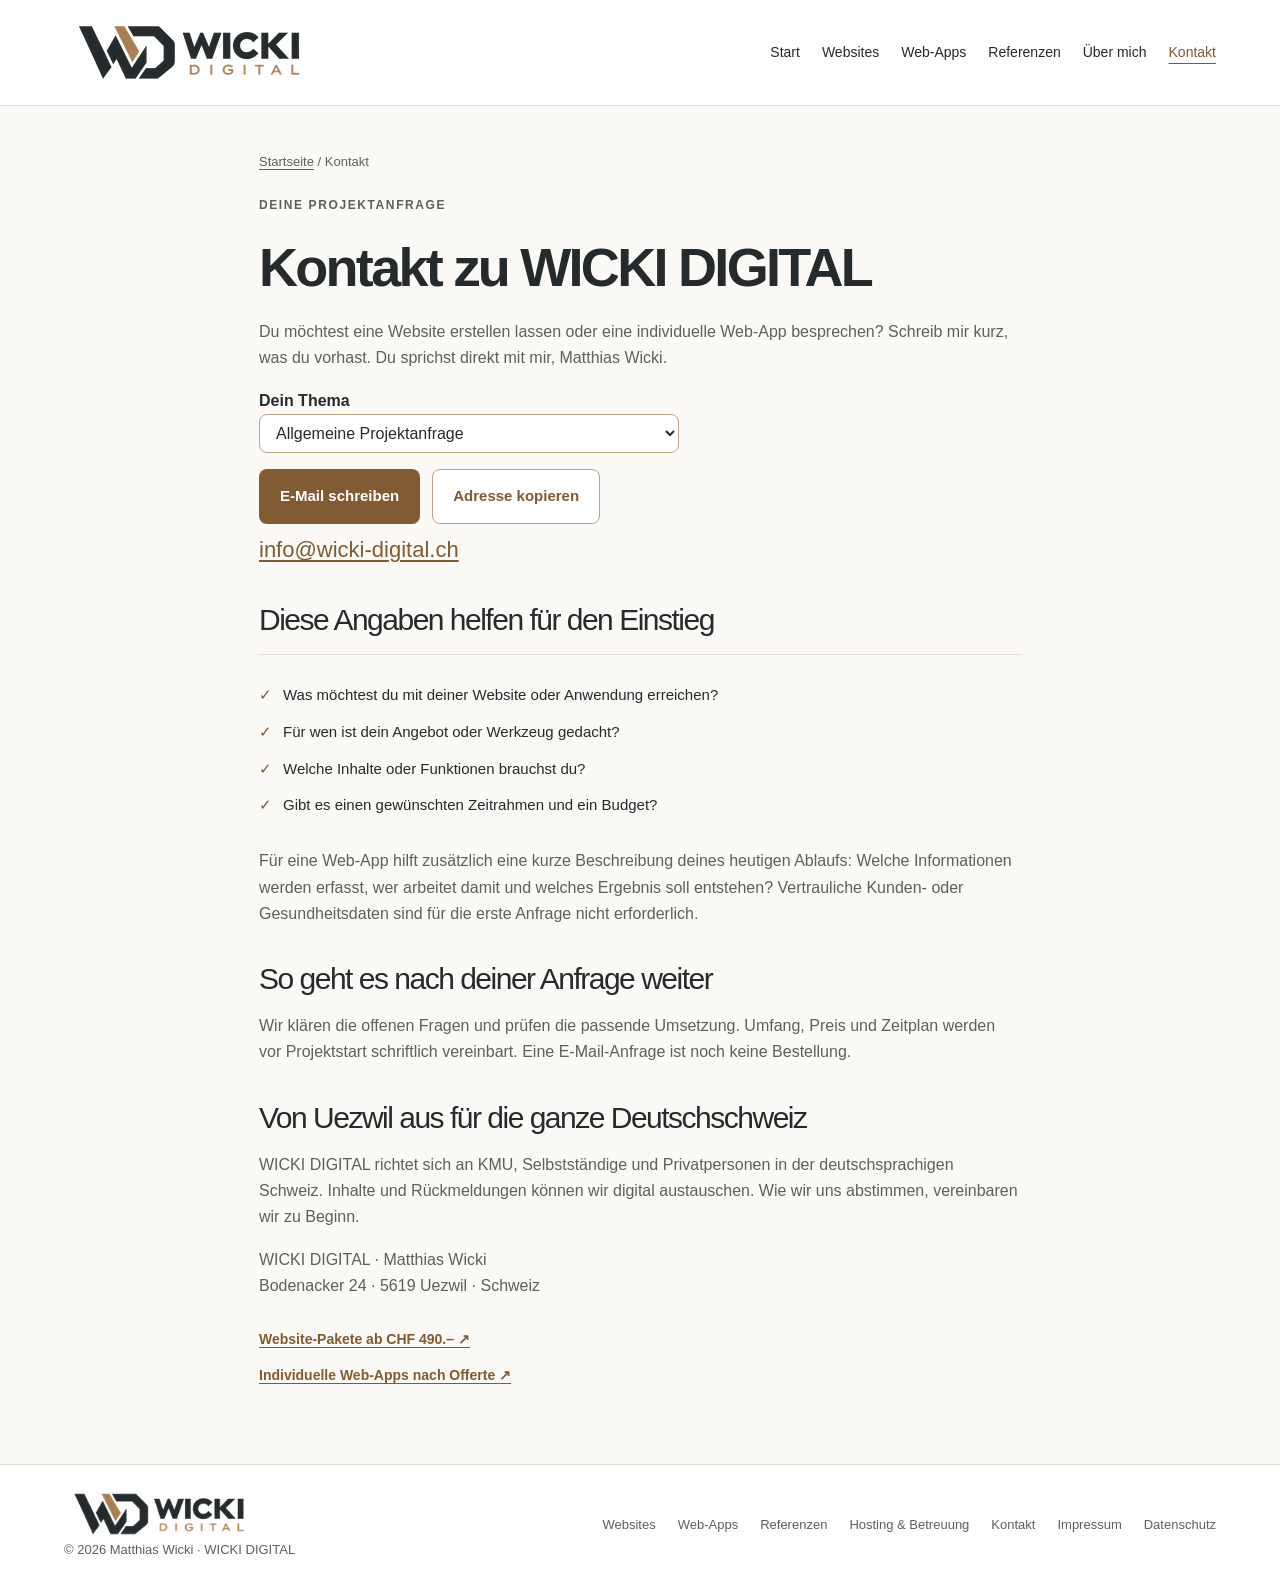
<file: kontakt.html>
<!doctype html>
<html lang="de-CH"><head><meta charset="UTF-8"><meta name="viewport" content="width=device-width,initial-scale=1"><title>Kontakt: Website oder Web-App anfragen | WICKI DIGITAL</title><meta name="description" content="Website oder individuelle Web-App unverbindlich anfragen: direkter Kontakt zu Matthias Wicki. Für KMU und Private in der ganzen Deutschschweiz."><link rel="canonical" href="https://wicki-digital.ch/kontakt.html"><meta name="theme-color" content="#faf9f6"><meta property="og:type" content="website"><meta property="og:locale" content="de_CH"><meta property="og:site_name" content="WICKI DIGITAL"><meta property="og:title" content="Kontakt: Website oder Web-App anfragen | WICKI DIGITAL"><meta property="og:description" content="Website oder individuelle Web-App unverbindlich anfragen: direkter Kontakt zu Matthias Wicki. Für KMU und Private in der ganzen Deutschschweiz."><meta property="og:url" content="https://wicki-digital.ch/kontakt.html"><meta property="og:image" content="https://wicki-digital.ch/workspace.webp"><meta property="og:image:alt" content="Heller Arbeitsplatz – Symbolbild für WICKI DIGITAL"><meta name="twitter:card" content="summary_large_image"><meta name="twitter:title" content="Kontakt: Website oder Web-App anfragen | WICKI DIGITAL"><meta name="twitter:description" content="Website oder individuelle Web-App unverbindlich anfragen: direkter Kontakt zu Matthias Wicki. Für KMU und Private in der ganzen Deutschschweiz."><meta name="twitter:image" content="https://wicki-digital.ch/workspace.webp"><link rel="icon" href="/favicon.ico" sizes="any"><link rel="icon" href="/favicon.svg" type="image/svg+xml"><link rel="stylesheet" href="styles-51c6d284ac.css"><script type="application/ld+json">{"@context":"https://schema.org","@graph":[{"@type":"WebPage","@id":"https://wicki-digital.ch/kontakt.html#webpage","url":"https://wicki-digital.ch/kontakt.html","name":"Kontakt: Website oder Web-App anfragen | WICKI DIGITAL","description":"Website oder individuelle Web-App unverbindlich anfragen: direkter Kontakt zu Matthias Wicki. Für KMU und Private in der ganzen Deutschschweiz.","inLanguage":"de-CH","isPartOf":{"@id":"https://wicki-digital.ch/#website"},"breadcrumb":{"@id":"https://wicki-digital.ch/kontakt.html#breadcrumb"}},{"@type":"BreadcrumbList","@id":"https://wicki-digital.ch/kontakt.html#breadcrumb","itemListElement":[{"@type":"ListItem","position":1,"name":"Startseite","item":"https://wicki-digital.ch/"},{"@type":"ListItem","position":2,"name":"Kontakt: Website oder Web-App anfragen","item":"https://wicki-digital.ch/kontakt.html"}]}]}</script><script src="kontakt.js" defer></script><script src="navigation-ffce11df71.js" defer></script></head><body><a class="skip-link" href="#hauptinhalt">Zum Inhalt</a><header><nav class="wrap" aria-label="Hauptnavigation"><a class="brand" href="/" aria-label="WICKI DIGITAL Startseite"><img class="brand-logo" src="wicki-digital-logo-250.webp" srcset="wicki-digital-logo-250.webp 250w, wicki-digital-logo-500.webp 500w" sizes="(max-width: 700px) 170px, 250px" alt="WICKI DIGITAL" width="250" height="65"></a><button class="menu-toggle" type="button" aria-expanded="false" aria-controls="hauptnavigation" hidden>Menü</button><div class="links" id="hauptnavigation"><a href="/">Start</a><a href="websites.html">Websites</a><a href="web-apps.html">Web-Apps</a><a href="referenzen.html">Referenzen</a><a href="ueber-mich.html">Über mich</a><a href="kontakt.html" aria-current="page">Kontakt</a></div></nav></header><main id="hauptinhalt" tabindex="-1" class="wrap service-copy"><p class="breadcrumb"><a href="/">Startseite</a> / <span aria-current="page">Kontakt</span></p><p class="eyebrow">Deine Projektanfrage</p><h1>Kontakt zu WICKI DIGITAL</h1><p>Du möchtest eine Website erstellen lassen oder eine individuelle Web-App besprechen? Schreib mir kurz, was du vorhast. Du sprichst direkt mit mir, Matthias Wicki.</p><div class="contact-topic" hidden>
  <label for="anfrage-thema">Dein Thema</label>
  <select id="anfrage-thema">
    <option value="projekt">Allgemeine Projektanfrage</option>
    <option value="one-pager">One Pager</option>
    <option value="business">Business-Website</option>
    <option value="website-individuell">Individuelles Website-Projekt</option>
    <option value="kmu">Website für KMU</option>
    <option value="privat">Website für Privatpersonen</option>
    <option value="web-app">Individuelle Web-App</option>
    <option value="hosting-basis">Hosting Basis</option>
    <option value="hosting-pflege">Hosting &amp; Pflege</option>
    <option value="coaching">Coaching-Website</option>
  </select>
</div>
<div class="lead-actions contact-actions">
  <a id="anfrage-email" class="button" href="mailto:info@wicki-digital.ch?subject=Projektanfrage%20WICKI%20DIGITAL">E-Mail schreiben</a>
  <button id="adresse-kopieren" class="button outline" type="button" hidden>Adresse kopieren</button>
</div>
<p class="contact-address"><a id="kontakt-adresse" class="email" href="mailto:info@wicki-digital.ch">info@wicki-digital.ch</a></p>
<p id="kopier-status" class="note copy-status" role="status"></p>
<h2>Diese Angaben helfen für den Einstieg</h2><ul><li>Was möchtest du mit deiner Website oder Anwendung erreichen?</li><li>Für wen ist dein Angebot oder Werkzeug gedacht?</li><li>Welche Inhalte oder Funktionen brauchst du?</li><li>Gibt es einen gewünschten Zeitrahmen und ein Budget?</li></ul><p>Für eine Web-App hilft zusätzlich eine kurze Beschreibung deines heutigen Ablaufs: Welche Informationen werden erfasst, wer arbeitet damit und welches Ergebnis soll entstehen? Vertrauliche Kunden- oder Gesundheitsdaten sind für die erste Anfrage nicht erforderlich.</p><h2>So geht es nach deiner Anfrage weiter</h2><p>Wir klären die offenen Fragen und prüfen die passende Umsetzung. Umfang, Preis und Zeitplan werden vor Projektstart schriftlich vereinbart. Eine E-Mail-Anfrage ist noch keine Bestellung.</p><h2>Von Uezwil aus für die ganze Deutschschweiz</h2><p>WICKI DIGITAL richtet sich an KMU, Selbstständige und Privatpersonen in der deutschsprachigen Schweiz. Inhalte und Rückmeldungen können wir digital austauschen. Wie wir uns abstimmen, vereinbaren wir zu Beginn.</p><p>WICKI DIGITAL · Matthias Wicki<br>Bodenacker 24 · 5619 Uezwil · Schweiz</p><p><a class="demo-link" href="websites.html">Website-Pakete ab CHF 490.– ↗</a><br><a class="demo-link" href="web-apps.html">Individuelle Web-Apps nach Offerte ↗</a></p></main><footer><div class="wrap footer-inner"><div><a href="/" aria-label="WICKI DIGITAL Startseite"><img class="footer-logo" src="wicki-digital-logo-250.webp" srcset="wicki-digital-logo-250.webp 250w, wicki-digital-logo-500.webp 500w" sizes="190px" alt="WICKI DIGITAL" width="190" height="50" loading="lazy"></a><span>© 2026 Matthias Wicki · WICKI DIGITAL</span></div><div class="footer-links"><a href="websites.html">Websites</a><a href="web-apps.html">Web-Apps</a><a href="referenzen.html">Referenzen</a><a href="hosting.html">Hosting &amp; Betreuung</a><a href="kontakt.html">Kontakt</a><a href="impressum.html">Impressum</a><a href="datenschutz.html">Datenschutz</a></div></div></footer></body></html>
</file>
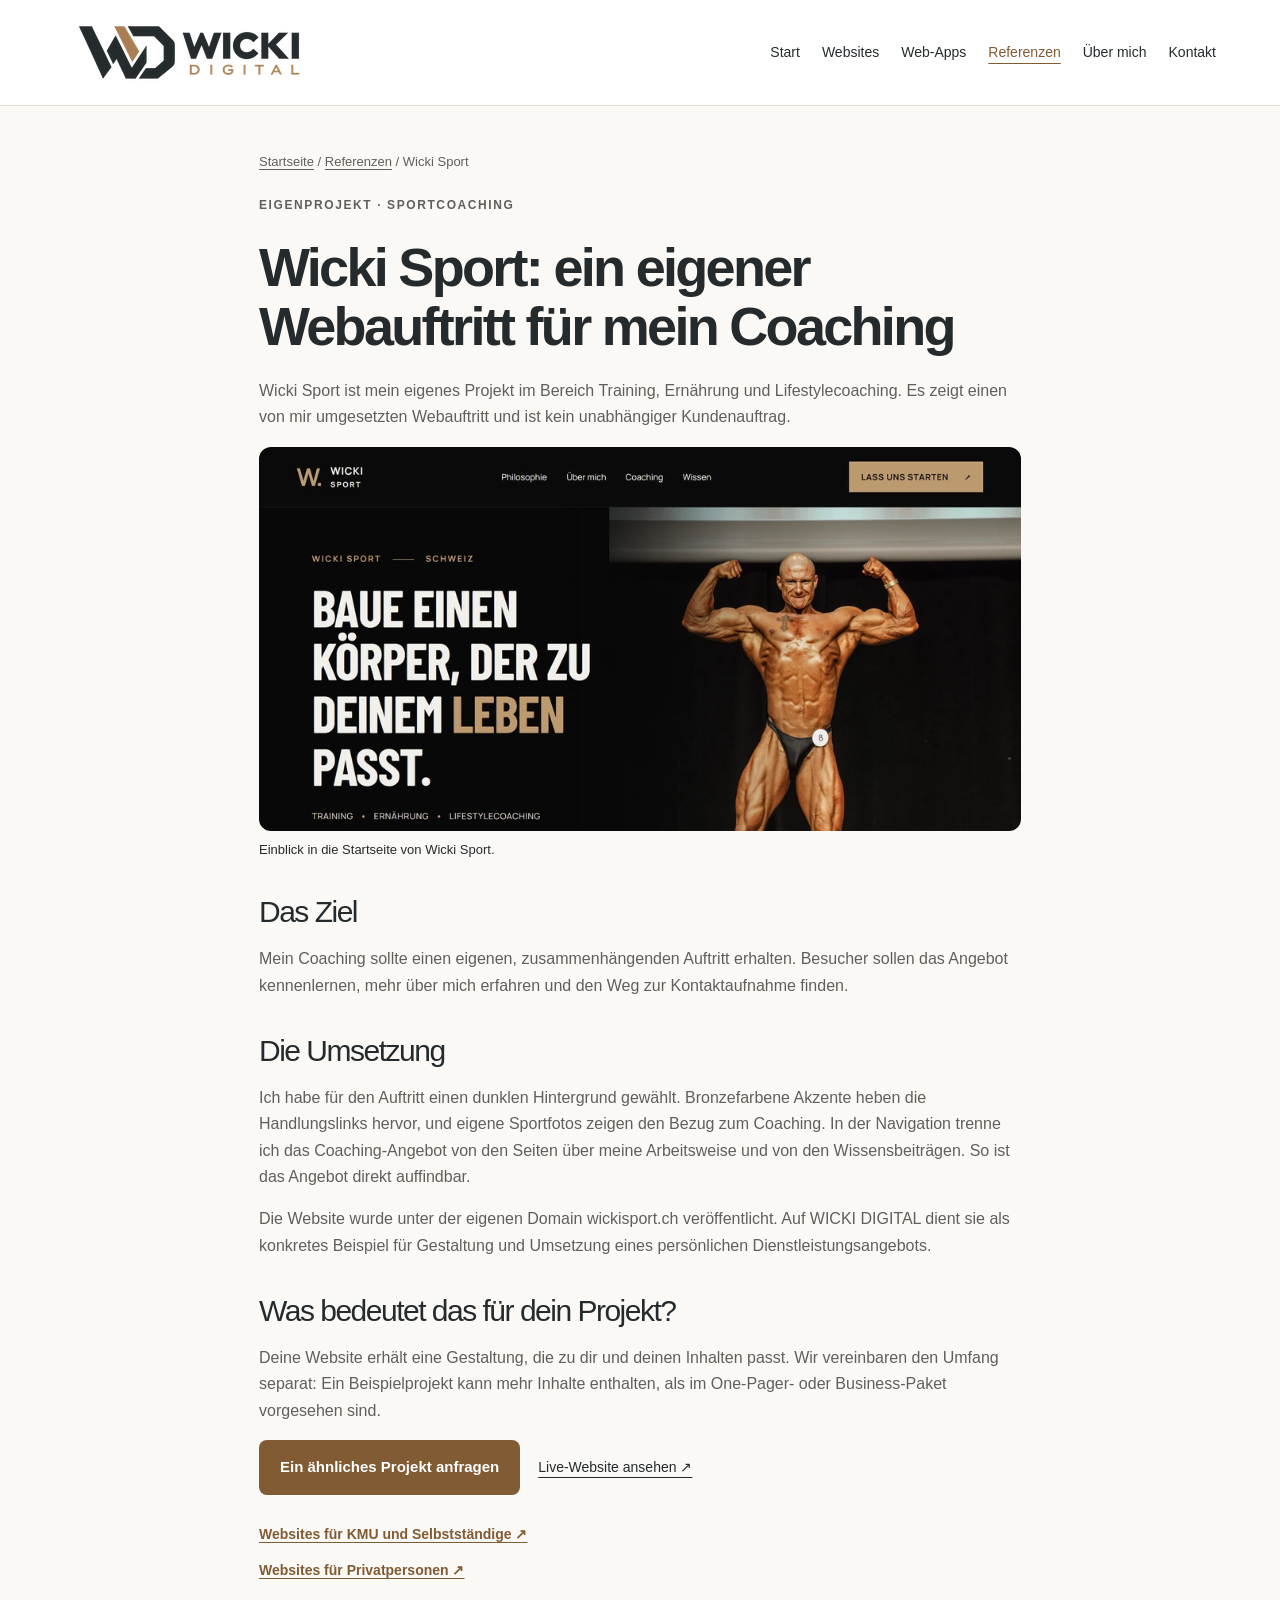
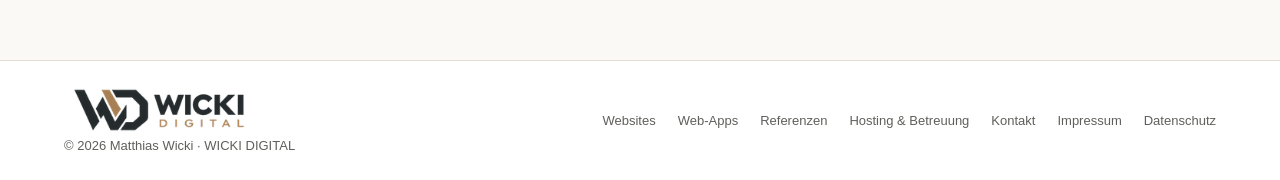
<file: referenz-wicki-sport.html>
<!doctype html>
<html lang="de-CH"><head><meta charset="UTF-8"><meta name="viewport" content="width=device-width,initial-scale=1"><title>Wicki Sport – Webdesign-Eigenprojekt | WICKI DIGITAL</title><meta name="description" content="Einblick in Wicki Sport: Ziel, Gestaltung und Umsetzung meines eigenen Webauftritts für Sportcoaching. Ein Eigenprojekt von Matthias Wicki."><link rel="canonical" href="https://wicki-digital.ch/referenz-wicki-sport.html"><meta name="theme-color" content="#faf9f6"><meta property="og:type" content="website"><meta property="og:locale" content="de_CH"><meta property="og:site_name" content="WICKI DIGITAL"><meta property="og:title" content="Wicki Sport – Webdesign-Eigenprojekt | WICKI DIGITAL"><meta property="og:description" content="Einblick in Wicki Sport: Ziel, Gestaltung und Umsetzung meines eigenen Webauftritts für Sportcoaching. Ein Eigenprojekt von Matthias Wicki."><meta property="og:url" content="https://wicki-digital.ch/referenz-wicki-sport.html"><meta property="og:image" content="https://wicki-digital.ch/wicki-sport-1600.webp"><meta property="og:image:width" content="1600"><meta property="og:image:height" content="806"><meta name="twitter:card" content="summary_large_image"><meta name="twitter:title" content="Wicki Sport – Webdesign-Eigenprojekt | WICKI DIGITAL"><meta name="twitter:description" content="Einblick in Wicki Sport: Ziel, Gestaltung und Umsetzung meines eigenen Webauftritts für Sportcoaching. Ein Eigenprojekt von Matthias Wicki."><meta name="twitter:image" content="https://wicki-digital.ch/wicki-sport-1600.webp"><meta property="og:image:alt" content="Startseite von Wicki Sport mit dunklem Hintergrund, bronzefarbenen Akzenten und Sportmotiv"><meta name="twitter:image:alt" content="Startseite von Wicki Sport mit dunklem Hintergrund, bronzefarbenen Akzenten und Sportmotiv"><link rel="icon" href="/favicon.ico" sizes="any"><link rel="icon" href="/favicon.svg" type="image/svg+xml"><link rel="stylesheet" href="styles-51c6d284ac.css"><script type="application/ld+json">{"@context":"https://schema.org","@type":"BreadcrumbList","@id":"https://wicki-digital.ch/referenz-wicki-sport.html#breadcrumb","itemListElement":[{"@type":"ListItem","position":1,"name":"Startseite","item":"https://wicki-digital.ch/"},{"@type":"ListItem","position":2,"name":"Referenzen","item":"https://wicki-digital.ch/referenzen.html"},{"@type":"ListItem","position":3,"name":"Wicki Sport","item":"https://wicki-digital.ch/referenz-wicki-sport.html"}]}</script><script src="navigation-ffce11df71.js" defer></script></head><body><a class="skip-link" href="#hauptinhalt">Zum Inhalt</a><header><nav class="wrap" aria-label="Hauptnavigation"><a class="brand" href="/" aria-label="WICKI DIGITAL Startseite"><img class="brand-logo" src="wicki-digital-logo-250.webp" srcset="wicki-digital-logo-250.webp 250w, wicki-digital-logo-500.webp 500w" sizes="(max-width: 700px) 170px, 250px" alt="WICKI DIGITAL" width="250" height="65"></a><button class="menu-toggle" type="button" aria-expanded="false" aria-controls="hauptnavigation" hidden>Menü</button><div class="links" id="hauptnavigation"><a href="/">Start</a><a href="websites.html">Websites</a><a href="web-apps.html">Web-Apps</a><a href="referenzen.html" class="is-current-section">Referenzen</a><a href="ueber-mich.html">Über mich</a><a href="kontakt.html">Kontakt</a></div></nav></header><main id="hauptinhalt" tabindex="-1" class="wrap service-copy">
<p class="breadcrumb"><a href="/">Startseite</a> / <a href="referenzen.html">Referenzen</a> / <span aria-current="page">Wicki Sport</span></p>
<p class="eyebrow">Eigenprojekt · Sportcoaching</p><h1>Wicki Sport: ein eigener Webauftritt für mein Coaching</h1><p>Wicki Sport ist mein eigenes Projekt im Bereich Training, Ernährung und Lifestylecoaching. Es zeigt einen von mir umgesetzten Webauftritt und ist kein unabhängiger Kundenauftrag.</p><figure><img src="wicki-sport-960.webp" srcset="wicki-sport-480.webp 480w, wicki-sport-960.webp 960w, wicki-sport-1600.webp 1600w" sizes="(max-width: 700px) calc(100vw - 44px), (max-width: 850px) calc(100vw - 88px), 762px" width="960" height="484" alt="Startseite von Wicki Sport mit dunklem Hintergrund, bronzefarbenen Akzenten und Sportmotiv" fetchpriority="high"><figcaption>Einblick in die Startseite von Wicki Sport.</figcaption></figure><h2>Das Ziel</h2><p>Mein Coaching sollte einen eigenen, zusammenhängenden Auftritt erhalten. Besucher sollen das Angebot kennenlernen, mehr über mich erfahren und den Weg zur Kontaktaufnahme finden.</p><h2>Die Umsetzung</h2><p>Ich habe für den Auftritt einen dunklen Hintergrund gewählt. Bronzefarbene Akzente heben die Handlungslinks hervor, und eigene Sportfotos zeigen den Bezug zum Coaching. In der Navigation trenne ich das Coaching-Angebot von den Seiten über meine Arbeitsweise und von den Wissensbeiträgen. So ist das Angebot direkt auffindbar.</p><p>Die Website wurde unter der eigenen Domain wickisport.ch veröffentlicht. Auf WICKI DIGITAL dient sie als konkretes Beispiel für Gestaltung und Umsetzung eines persönlichen Dienstleistungsangebots.</p><h2>Was bedeutet das für dein Projekt?</h2><p>Deine Website erhält eine Gestaltung, die zu dir und deinen Inhalten passt. Wir vereinbaren den Umfang separat: Ein Beispielprojekt kann mehr Inhalte enthalten, als im One-Pager- oder Business-Paket vorgesehen sind.</p><div class="lead-actions"><a class="button" href="kontakt.html?thema=coaching">Ein ähnliches Projekt anfragen</a>
<a class="quiet-link" href="https://wickisport.ch/" target="_blank" rel="noopener noreferrer">Live-Website ansehen ↗</a></div><p><a class="demo-link" href="websites-fuer-kmu.html">Websites für KMU und Selbstständige ↗</a><br><a class="demo-link" href="websites-fuer-privatpersonen.html">Websites für Privatpersonen ↗</a></p></main><footer><div class="wrap footer-inner"><div><a href="/" aria-label="WICKI DIGITAL Startseite"><img class="footer-logo" src="wicki-digital-logo-250.webp" srcset="wicki-digital-logo-250.webp 250w, wicki-digital-logo-500.webp 500w" sizes="190px" alt="WICKI DIGITAL" width="190" height="50" loading="lazy"></a><span>© 2026 Matthias Wicki · WICKI DIGITAL</span></div><div class="footer-links"><a href="websites.html">Websites</a><a href="web-apps.html">Web-Apps</a><a href="referenzen.html">Referenzen</a><a href="hosting.html">Hosting &amp; Betreuung</a><a href="kontakt.html">Kontakt</a><a href="impressum.html">Impressum</a><a href="datenschutz.html">Datenschutz</a></div></div></footer></body></html>
</file>
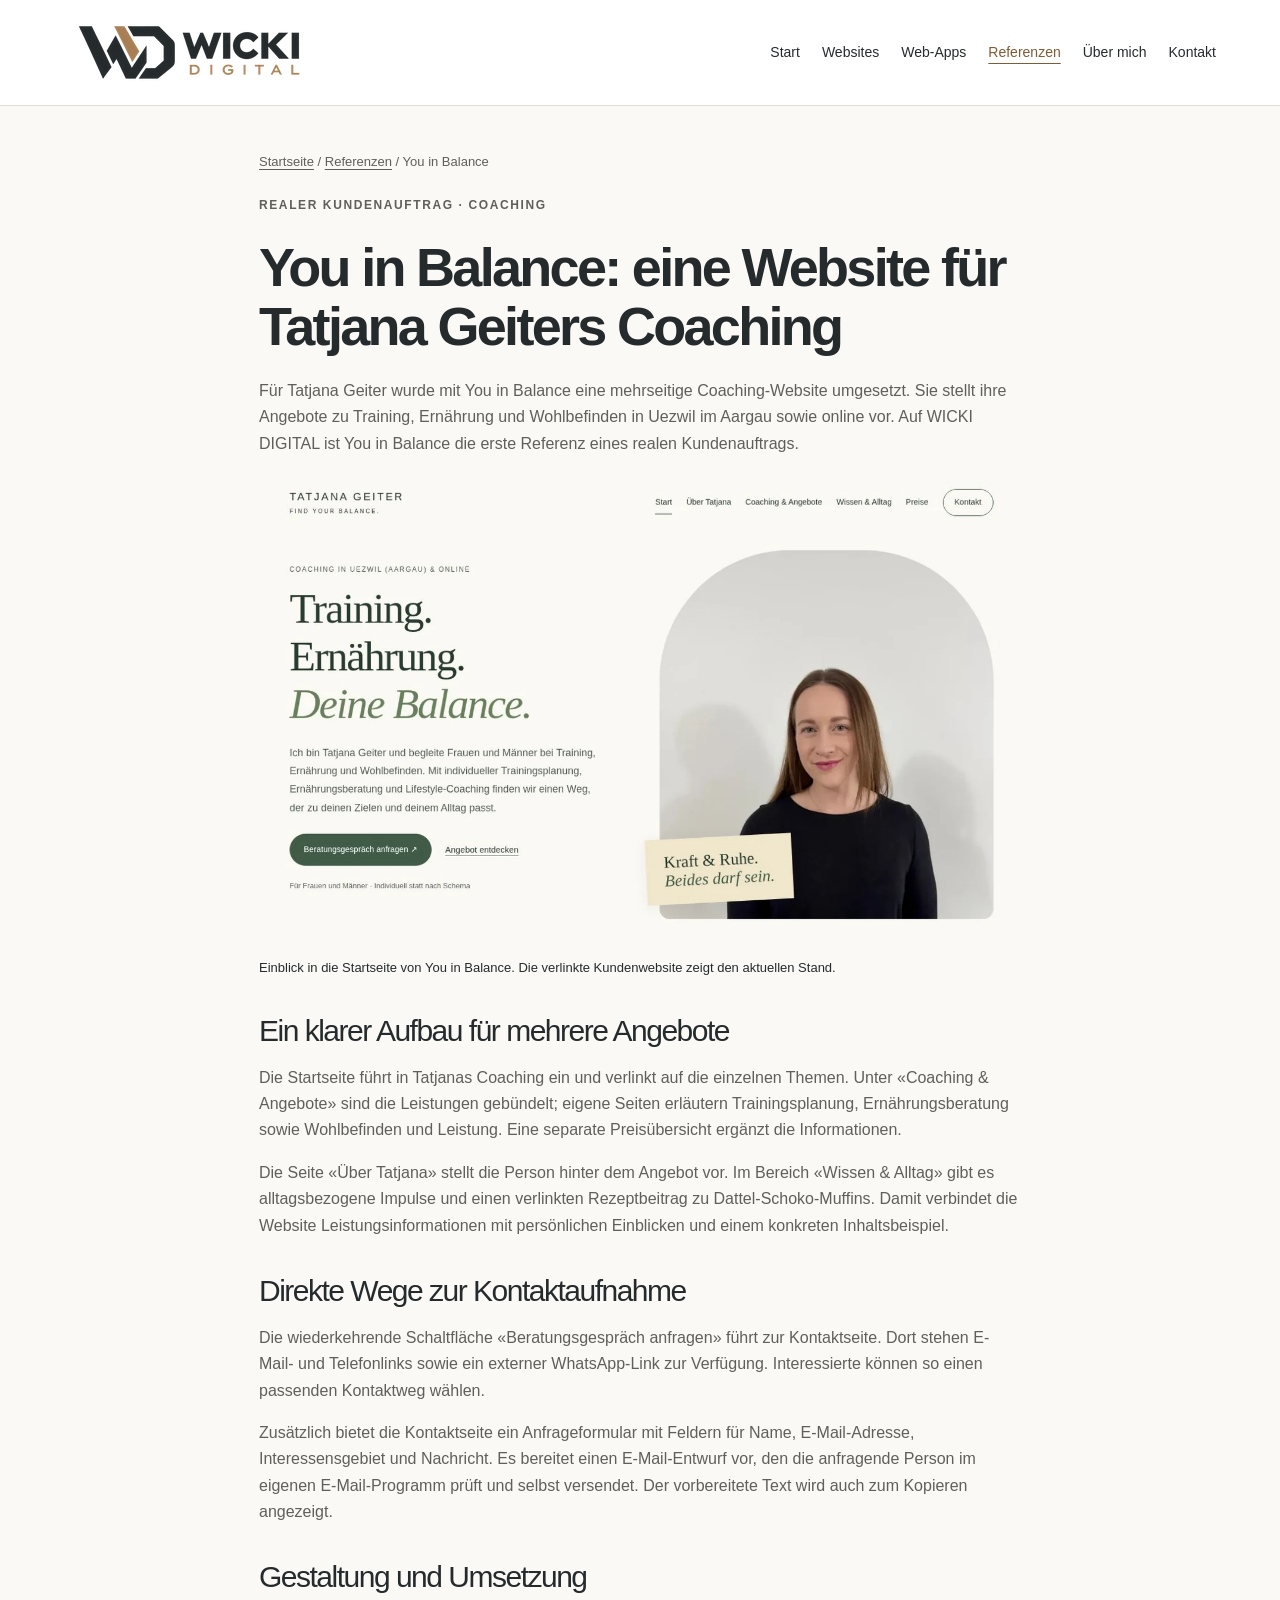
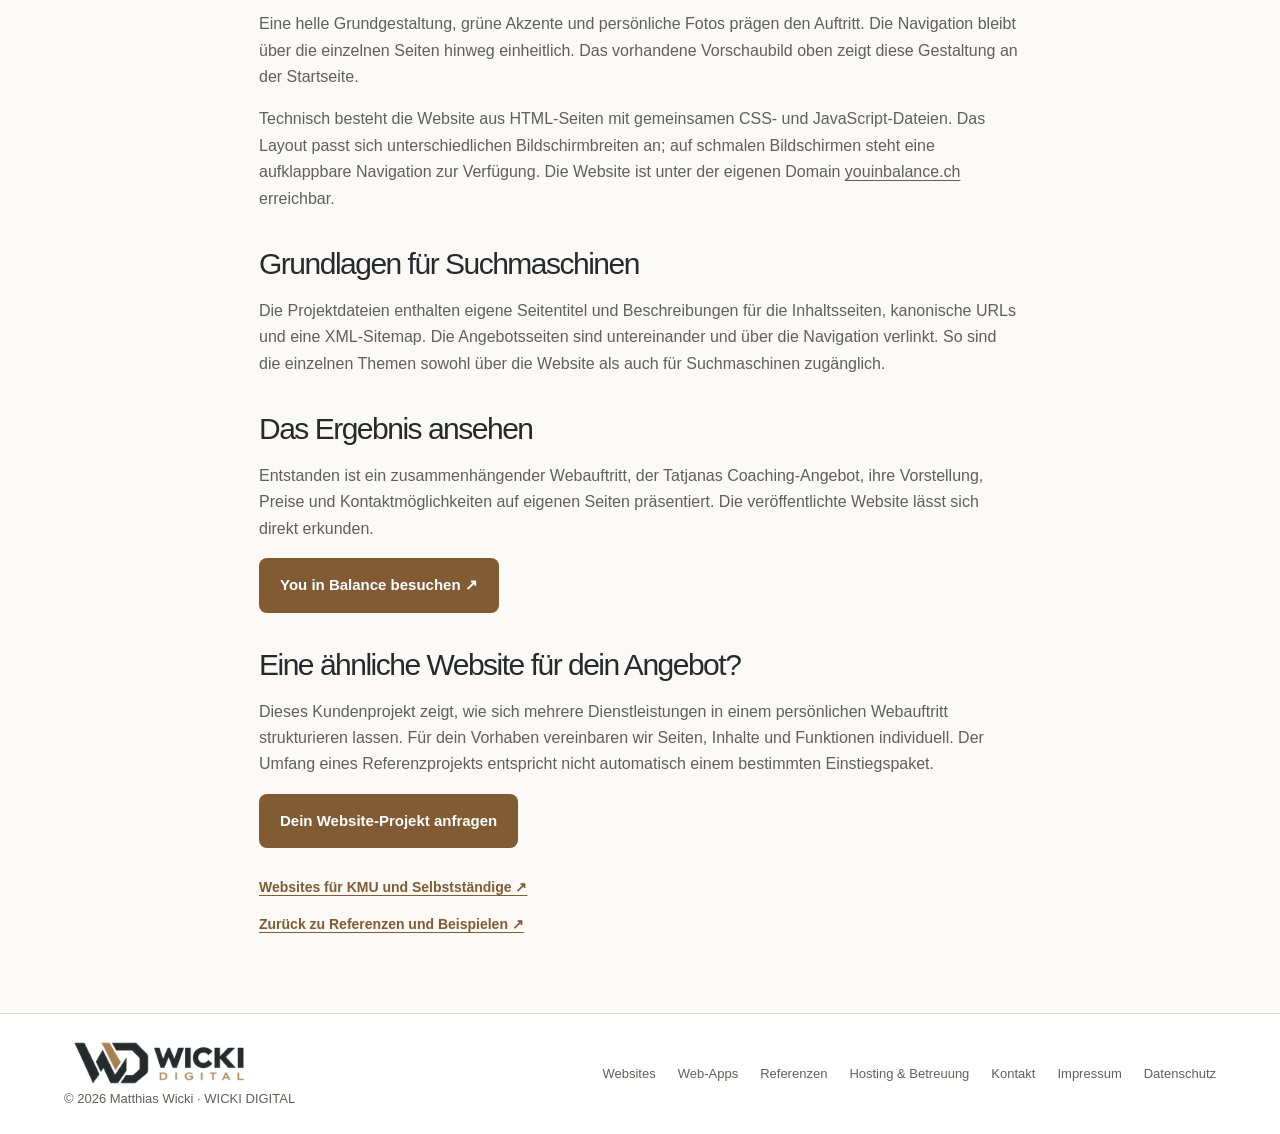
<file: referenz-you-in-balance.html>
<!doctype html>
<html lang="de-CH"><head>
<meta charset="UTF-8">
<meta name="viewport" content="width=device-width,initial-scale=1">
<title>You in Balance: Coaching-Website | WICKI DIGITAL</title>
<meta name="description" content="Webdesign-Referenz You in Balance: mehrseitige Coaching-Website für Tatjana Geiter mit Angeboten, Preisen, Wissen und Kontakt. Ein realer Kundenauftrag.">
<link rel="canonical" href="https://wicki-digital.ch/referenz-you-in-balance.html">
<meta name="theme-color" content="#faf9f6">
<meta property="og:type" content="website">
<meta property="og:locale" content="de_CH">
<meta property="og:site_name" content="WICKI DIGITAL">
<meta property="og:title" content="You in Balance: Coaching-Website | WICKI DIGITAL">
<meta property="og:description" content="Webdesign-Referenz You in Balance: mehrseitige Coaching-Website für Tatjana Geiter mit Angeboten, Preisen, Wissen und Kontakt. Ein realer Kundenauftrag.">
<meta property="og:url" content="https://wicki-digital.ch/referenz-you-in-balance.html">
<meta property="og:image" content="https://wicki-digital.ch/you-in-balance.webp">
<meta property="og:image:width" content="1280">
<meta property="og:image:height" content="800">
<meta property="og:image:alt" content="Startseite der Coaching-Website You in Balance von Tatjana Geiter">
<meta name="twitter:card" content="summary_large_image">
<meta name="twitter:title" content="You in Balance: Coaching-Website | WICKI DIGITAL">
<meta name="twitter:description" content="Webdesign-Referenz You in Balance: mehrseitige Coaching-Website für Tatjana Geiter mit Angeboten, Preisen, Wissen und Kontakt. Ein realer Kundenauftrag.">
<meta name="twitter:image" content="https://wicki-digital.ch/you-in-balance.webp">
<meta name="twitter:image:alt" content="Startseite der Coaching-Website You in Balance von Tatjana Geiter">
<script type="application/ld+json">{"@context":"https://schema.org","@graph":[{"@type":"WebPage","@id":"https://wicki-digital.ch/referenz-you-in-balance.html#webpage","url":"https://wicki-digital.ch/referenz-you-in-balance.html","name":"You in Balance: Coaching-Website | WICKI DIGITAL","description":"Webdesign-Referenz You in Balance: mehrseitige Coaching-Website für Tatjana Geiter mit Angeboten, Preisen, Wissen und Kontakt. Ein realer Kundenauftrag.","inLanguage":"de-CH","isPartOf":{"@type":"WebSite","url":"https://wicki-digital.ch/","name":"WICKI DIGITAL"},"about":{"@type":"WebSite","url":"https://youinbalance.ch/","name":"You in Balance – Tatjana Geiter"},"primaryImageOfPage":{"@type":"ImageObject","url":"https://wicki-digital.ch/you-in-balance.webp","width":1280,"height":800},"breadcrumb":{"@id":"https://wicki-digital.ch/referenz-you-in-balance.html#breadcrumb"}},{"@type":"BreadcrumbList","@id":"https://wicki-digital.ch/referenz-you-in-balance.html#breadcrumb","itemListElement":[{"@type":"ListItem","position":1,"name":"Startseite","item":"https://wicki-digital.ch/"},{"@type":"ListItem","position":2,"name":"Referenzen","item":"https://wicki-digital.ch/referenzen.html"},{"@type":"ListItem","position":3,"name":"You in Balance","item":"https://wicki-digital.ch/referenz-you-in-balance.html"}]}]}</script>
<link rel="icon" href="/favicon.ico" sizes="any"><link rel="icon" href="/favicon.svg" type="image/svg+xml"><link rel="stylesheet" href="styles-51c6d284ac.css"><script src="navigation-ffce11df71.js" defer></script></head><body><a class="skip-link" href="#hauptinhalt">Zum Inhalt</a><header><nav class="wrap" aria-label="Hauptnavigation"><a class="brand" href="/" aria-label="WICKI DIGITAL Startseite"><img class="brand-logo" src="wicki-digital-logo-250.webp" srcset="wicki-digital-logo-250.webp 250w, wicki-digital-logo-500.webp 500w" sizes="(max-width: 700px) 170px, 250px" alt="WICKI DIGITAL" width="250" height="65"></a><button class="menu-toggle" type="button" aria-expanded="false" aria-controls="hauptnavigation" hidden>Menü</button><div class="links" id="hauptnavigation"><a href="/">Start</a><a href="websites.html">Websites</a><a href="web-apps.html">Web-Apps</a><a href="referenzen.html" class="is-current-section">Referenzen</a><a href="ueber-mich.html">Über mich</a><a href="kontakt.html">Kontakt</a></div></nav></header><main id="hauptinhalt" tabindex="-1" class="wrap service-copy">
<p class="breadcrumb"><a href="/">Startseite</a> / <a href="referenzen.html">Referenzen</a> / <span aria-current="page">You in Balance</span></p>
<p class="eyebrow">Realer Kundenauftrag · Coaching</p>
<h1>You in Balance: eine Website für Tatjana Geiters Coaching</h1>
<p>Für Tatjana Geiter wurde mit You in Balance eine mehrseitige Coaching-Website umgesetzt. Sie stellt ihre Angebote zu Training, Ernährung und Wohlbefinden in Uezwil im Aargau sowie online vor. Auf WICKI DIGITAL ist You in Balance die erste Referenz eines realen Kundenauftrags.</p>
<figure>
<img src="you-in-balance.webp" alt="Startseite von You in Balance mit Tatjana Geiters Porträt, heller Gestaltung und grünen Akzenten" width="1280" height="800" fetchpriority="high" decoding="async">
<figcaption>Einblick in die Startseite von You in Balance. Die verlinkte Kundenwebsite zeigt den aktuellen Stand.</figcaption>
</figure>

<h2>Ein klarer Aufbau für mehrere Angebote</h2>
<p>Die Startseite führt in Tatjanas Coaching ein und verlinkt auf die einzelnen Themen. Unter «Coaching &amp; Angebote» sind die Leistungen gebündelt; eigene Seiten erläutern Trainingsplanung, Ernährungsberatung sowie Wohlbefinden und Leistung. Eine separate Preisübersicht ergänzt die Informationen.</p>
<p>Die Seite «Über Tatjana» stellt die Person hinter dem Angebot vor. Im Bereich «Wissen &amp; Alltag» gibt es alltagsbezogene Impulse und einen verlinkten Rezeptbeitrag zu Dattel-Schoko-Muffins. Damit verbindet die Website Leistungsinformationen mit persönlichen Einblicken und einem konkreten Inhaltsbeispiel.</p>

<h2>Direkte Wege zur Kontaktaufnahme</h2>
<p>Die wiederkehrende Schaltfläche «Beratungsgespräch anfragen» führt zur Kontaktseite. Dort stehen E-Mail- und Telefonlinks sowie ein externer WhatsApp-Link zur Verfügung. Interessierte können so einen passenden Kontaktweg wählen.</p>
<p>Zusätzlich bietet die Kontaktseite ein Anfrageformular mit Feldern für Name, E-Mail-Adresse, Interessensgebiet und Nachricht. Es bereitet einen E-Mail-Entwurf vor, den die anfragende Person im eigenen E-Mail-Programm prüft und selbst versendet. Der vorbereitete Text wird auch zum Kopieren angezeigt.</p>

<h2>Gestaltung und Umsetzung</h2>
<p>Eine helle Grundgestaltung, grüne Akzente und persönliche Fotos prägen den Auftritt. Die Navigation bleibt über die einzelnen Seiten hinweg einheitlich. Das vorhandene Vorschaubild oben zeigt diese Gestaltung an der Startseite.</p>
<p>Technisch besteht die Website aus HTML-Seiten mit gemeinsamen CSS- und JavaScript-Dateien. Das Layout passt sich unterschiedlichen Bildschirmbreiten an; auf schmalen Bildschirmen steht eine aufklappbare Navigation zur Verfügung. Die Website ist unter der eigenen Domain <a href="https://youinbalance.ch/" target="_blank" rel="noopener noreferrer">youinbalance.ch</a> erreichbar.</p>

<h2>Grundlagen für Suchmaschinen</h2>
<p>Die Projektdateien enthalten eigene Seitentitel und Beschreibungen für die Inhaltsseiten, kanonische URLs und eine XML-Sitemap. Die Angebotsseiten sind untereinander und über die Navigation verlinkt. So sind die einzelnen Themen sowohl über die Website als auch für Suchmaschinen zugänglich.</p>

<h2>Das Ergebnis ansehen</h2>
<p>Entstanden ist ein zusammenhängender Webauftritt, der Tatjanas Coaching-Angebot, ihre Vorstellung, Preise und Kontaktmöglichkeiten auf eigenen Seiten präsentiert. Die veröffentlichte Website lässt sich direkt erkunden.</p>
<p><a class="button" href="https://youinbalance.ch/" target="_blank" rel="noopener noreferrer">You in Balance besuchen ↗</a></p>

<h2>Eine ähnliche Website für dein Angebot?</h2>
<p>Dieses Kundenprojekt zeigt, wie sich mehrere Dienstleistungen in einem persönlichen Webauftritt strukturieren lassen. Für dein Vorhaben vereinbaren wir Seiten, Inhalte und Funktionen individuell. Der Umfang eines Referenzprojekts entspricht nicht automatisch einem bestimmten Einstiegspaket.</p>
<p><a class="button" href="kontakt.html?thema=coaching">Dein Website-Projekt anfragen</a></p>
<p><a class="demo-link" href="websites-fuer-kmu.html">Websites für KMU und Selbstständige ↗</a><br>
<a class="demo-link" href="referenzen.html">Zurück zu Referenzen und Beispielen ↗</a></p>
</main><footer><div class="wrap footer-inner"><div><a href="/" aria-label="WICKI DIGITAL Startseite"><img class="footer-logo" src="wicki-digital-logo-250.webp" srcset="wicki-digital-logo-250.webp 250w, wicki-digital-logo-500.webp 500w" sizes="190px" alt="WICKI DIGITAL" width="190" height="50" loading="lazy"></a><span>© 2026 Matthias Wicki · WICKI DIGITAL</span></div><div class="footer-links"><a href="websites.html">Websites</a><a href="web-apps.html">Web-Apps</a><a href="referenzen.html">Referenzen</a><a href="hosting.html">Hosting &amp; Betreuung</a><a href="kontakt.html">Kontakt</a><a href="impressum.html">Impressum</a><a href="datenschutz.html">Datenschutz</a></div></div></footer></body></html>
</file>
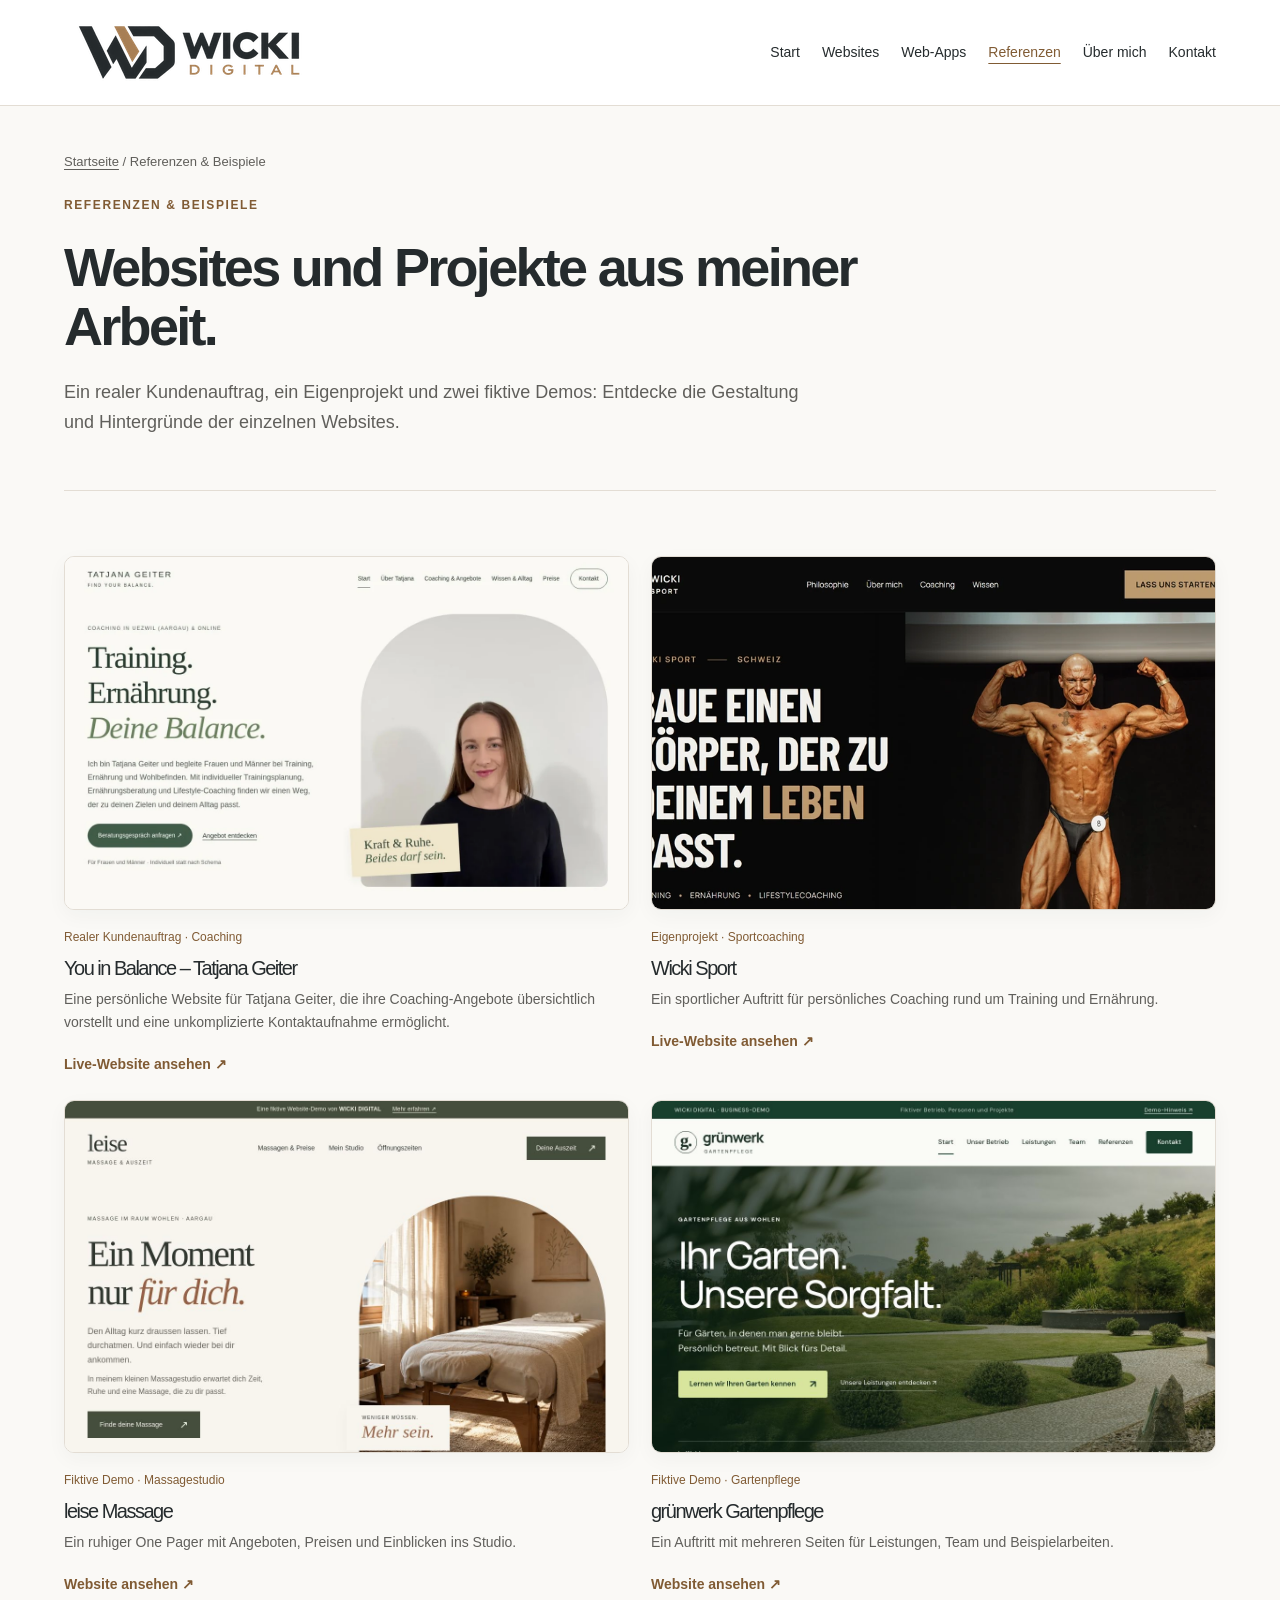
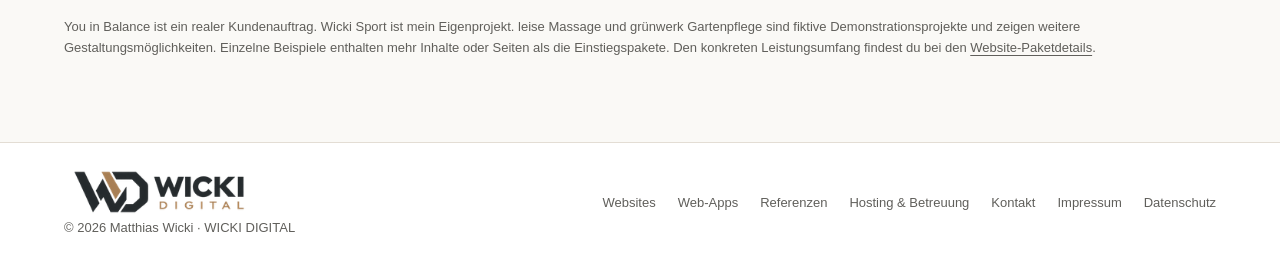
<file: referenzen.html>
<!doctype html>
<html lang="de-CH"><head><meta charset="UTF-8"><meta name="viewport" content="width=device-width,initial-scale=1"><title>Webdesign-Referenzen &amp; Beispiele | WICKI DIGITAL</title><meta name="description" content="Webdesign aus der Praxis: You in Balance als Kundenauftrag, Wicki Sport als Eigenprojekt und zwei fiktive Demos. Referenzen von WICKI DIGITAL ansehen."><link rel="canonical" href="https://wicki-digital.ch/referenzen.html"><meta name="theme-color" content="#faf9f6"><meta property="og:type" content="website"><meta property="og:locale" content="de_CH"><meta property="og:site_name" content="WICKI DIGITAL"><meta property="og:title" content="Webdesign-Referenzen &amp; Beispiele | WICKI DIGITAL"><meta property="og:description" content="Webdesign aus der Praxis: You in Balance als Kundenauftrag, Wicki Sport als Eigenprojekt und zwei fiktive Demos. Referenzen von WICKI DIGITAL ansehen."><meta property="og:url" content="https://wicki-digital.ch/referenzen.html"><meta property="og:image" content="https://wicki-digital.ch/workspace.webp"><meta property="og:image:alt" content="Heller Arbeitsplatz – Symbolbild für WICKI DIGITAL"><meta name="twitter:card" content="summary_large_image"><meta name="twitter:title" content="Webdesign-Referenzen &amp; Beispiele | WICKI DIGITAL"><meta name="twitter:description" content="Webdesign aus der Praxis: You in Balance als Kundenauftrag, Wicki Sport als Eigenprojekt und zwei fiktive Demos. Referenzen von WICKI DIGITAL ansehen."><meta name="twitter:image" content="https://wicki-digital.ch/workspace.webp"><link rel="icon" href="/favicon.ico" sizes="any"><link rel="icon" href="/favicon.svg" type="image/svg+xml"><link rel="stylesheet" href="styles-51c6d284ac.css"><script type="application/ld+json">{"@context":"https://schema.org","@graph":[{"@type":"WebPage","@id":"https://wicki-digital.ch/referenzen.html#webpage","url":"https://wicki-digital.ch/referenzen.html","name":"Webdesign-Referenzen & Beispiele | WICKI DIGITAL","description":"Webdesign aus der Praxis: You in Balance als Kundenauftrag, Wicki Sport als Eigenprojekt und zwei fiktive Demos. Referenzen von WICKI DIGITAL ansehen.","inLanguage":"de-CH","isPartOf":{"@id":"https://wicki-digital.ch/#website"},"breadcrumb":{"@id":"https://wicki-digital.ch/referenzen.html#breadcrumb"}},{"@type":"BreadcrumbList","@id":"https://wicki-digital.ch/referenzen.html#breadcrumb","itemListElement":[{"@type":"ListItem","position":1,"name":"Startseite","item":"https://wicki-digital.ch/"},{"@type":"ListItem","position":2,"name":"Webdesign-Referenzen & Beispiele","item":"https://wicki-digital.ch/referenzen.html"}]}]}</script><script src="navigation-ffce11df71.js" defer></script></head><body><a class="skip-link" href="#hauptinhalt">Zum Inhalt</a><header><nav class="wrap" aria-label="Hauptnavigation"><a class="brand" href="/" aria-label="WICKI DIGITAL Startseite"><img class="brand-logo" src="wicki-digital-logo-250.webp" srcset="wicki-digital-logo-250.webp 250w, wicki-digital-logo-500.webp 500w" sizes="(max-width: 700px) 170px, 250px" alt="WICKI DIGITAL" width="250" height="65"></a><button class="menu-toggle" type="button" aria-expanded="false" aria-controls="hauptnavigation" hidden>Menü</button><div class="links" id="hauptnavigation"><a href="/">Start</a><a href="websites.html">Websites</a><a href="web-apps.html">Web-Apps</a><a href="referenzen.html" aria-current="page">Referenzen</a><a href="ueber-mich.html">Über mich</a><a href="kontakt.html">Kontakt</a></div></nav></header><main id="hauptinhalt" tabindex="-1" class="wrap"><section class="page-hero"><p class="breadcrumb"><a href="/">Startseite</a> / <span aria-current="page">Referenzen &amp; Beispiele</span></p><p class="eyebrow">Referenzen &amp; Beispiele</p><h1>Websites und Projekte aus meiner Arbeit.</h1><p class="page-intro">Ein realer Kundenauftrag, ein Eigenprojekt und zwei fiktive Demos: Entdecke die Gestaltung und Hintergründe der einzelnen Websites.</p></section><section class="section" id="demos"><div class="demos"><article class="demo"><a class="project-card-link" href="referenz-you-in-balance.html" aria-labelledby="you-in-balance-typ you-in-balance-titel">
<span class="preview"><img src="you-in-balance.webp" alt="Vorschau der Website You in Balance von Tatjana Geiter" width="1280" height="800" loading="lazy"></span>
<p class="project-type" id="you-in-balance-typ">Realer Kundenauftrag · Coaching</p>
<div class="demo-title"><h2 id="you-in-balance-titel">You in Balance – Tatjana Geiter</h2></div>
</a><p>Eine persönliche Website für Tatjana Geiter, die ihre Coaching-Angebote übersichtlich vorstellt und eine unkomplizierte Kontaktaufnahme ermöglicht.</p><a class="demo-link" href="https://youinbalance.ch/" target="_blank" rel="noopener noreferrer" aria-label="Live-Website ansehen – You in Balance – Tatjana Geiter (öffnet in neuem Tab)">Live-Website ansehen <span aria-hidden="true">↗</span></a></article><article class="demo"><a class="project-card-link" href="referenz-wicki-sport.html" aria-labelledby="wicki-sport-typ wicki-sport-titel">
<span class="preview"><img src="wicki-sport-960.webp" srcset="wicki-sport-480.webp 480w, wicki-sport-960.webp 960w, wicki-sport-1600.webp 1600w" sizes="(max-width: 700px) calc(100vw - 44px), (max-width: 1240px) 46vw, 565px" alt="Vorschau der Website Wicki Sport" width="960" height="484" loading="lazy"></span>
<p class="project-type" id="wicki-sport-typ">Eigenprojekt · Sportcoaching</p>
<div class="demo-title"><h2 id="wicki-sport-titel">Wicki Sport</h2></div>
</a><p>Ein sportlicher Auftritt für persönliches Coaching rund um Training und Ernährung.</p><a class="demo-link" href="https://wickisport.ch/" target="_blank" rel="noopener noreferrer" aria-label="Live-Website ansehen – Wicki Sport (öffnet in neuem Tab)">Live-Website ansehen <span aria-hidden="true">↗</span></a></article><article class="demo"><a class="preview" href="https://leise-massage-wohlen-demo.wicki95.chatgpt.site" target="_blank" rel="noopener noreferrer" aria-label="leise Massage – Demo in neuem Tab öffnen"><img src="massage.jpg" alt="Vorschau der Startseite von leise Massage" width="1200" height="750" loading="lazy"></a><p class="project-type">Fiktive Demo · Massagestudio</p><div class="demo-title"><h2>leise Massage</h2></div><p>Ein ruhiger One Pager mit Angeboten, Preisen und Einblicken ins Studio.</p><a class="demo-link" href="https://leise-massage-wohlen-demo.wicki95.chatgpt.site" target="_blank" rel="noopener noreferrer">Website ansehen ↗</a></article><article class="demo"><a class="preview" href="https://gruenwerk-gartenpflege-demo.wicki95.chatgpt.site" target="_blank" rel="noopener noreferrer" aria-label="grünwerk Gartenpflege – Demo in neuem Tab öffnen"><img src="garten.jpg" alt="Vorschau der Startseite von grünwerk Gartenpflege" width="1200" height="750" loading="lazy"></a><p class="project-type">Fiktive Demo · Gartenpflege</p><div class="demo-title"><h2>grünwerk Gartenpflege</h2></div><p>Ein Auftritt mit mehreren Seiten für Leistungen, Team und Beispielarbeiten.</p><a class="demo-link" href="https://gruenwerk-gartenpflege-demo.wicki95.chatgpt.site" target="_blank" rel="noopener noreferrer">Website ansehen ↗</a></article></div><p class="note">You in Balance ist ein realer Kundenauftrag. Wicki Sport ist mein Eigenprojekt. leise Massage und grünwerk Gartenpflege sind fiktive Demonstrationsprojekte und zeigen weitere Gestaltungsmöglichkeiten. Einzelne Beispiele enthalten mehr Inhalte oder Seiten als die Einstiegspakete. Den konkreten Leistungsumfang findest du bei den <a href="websites.html#umfang">Website-Paketdetails</a>.</p></section></main><footer><div class="wrap footer-inner"><div><a href="/" aria-label="WICKI DIGITAL Startseite"><img class="footer-logo" src="wicki-digital-logo-250.webp" srcset="wicki-digital-logo-250.webp 250w, wicki-digital-logo-500.webp 500w" sizes="190px" alt="WICKI DIGITAL" width="190" height="50" loading="lazy"></a><span>© 2026 Matthias Wicki · WICKI DIGITAL</span></div><div class="footer-links"><a href="websites.html">Websites</a><a href="web-apps.html">Web-Apps</a><a href="referenzen.html">Referenzen</a><a href="hosting.html">Hosting &amp; Betreuung</a><a href="kontakt.html">Kontakt</a><a href="impressum.html">Impressum</a><a href="datenschutz.html">Datenschutz</a></div></div></footer></body></html>
</file>
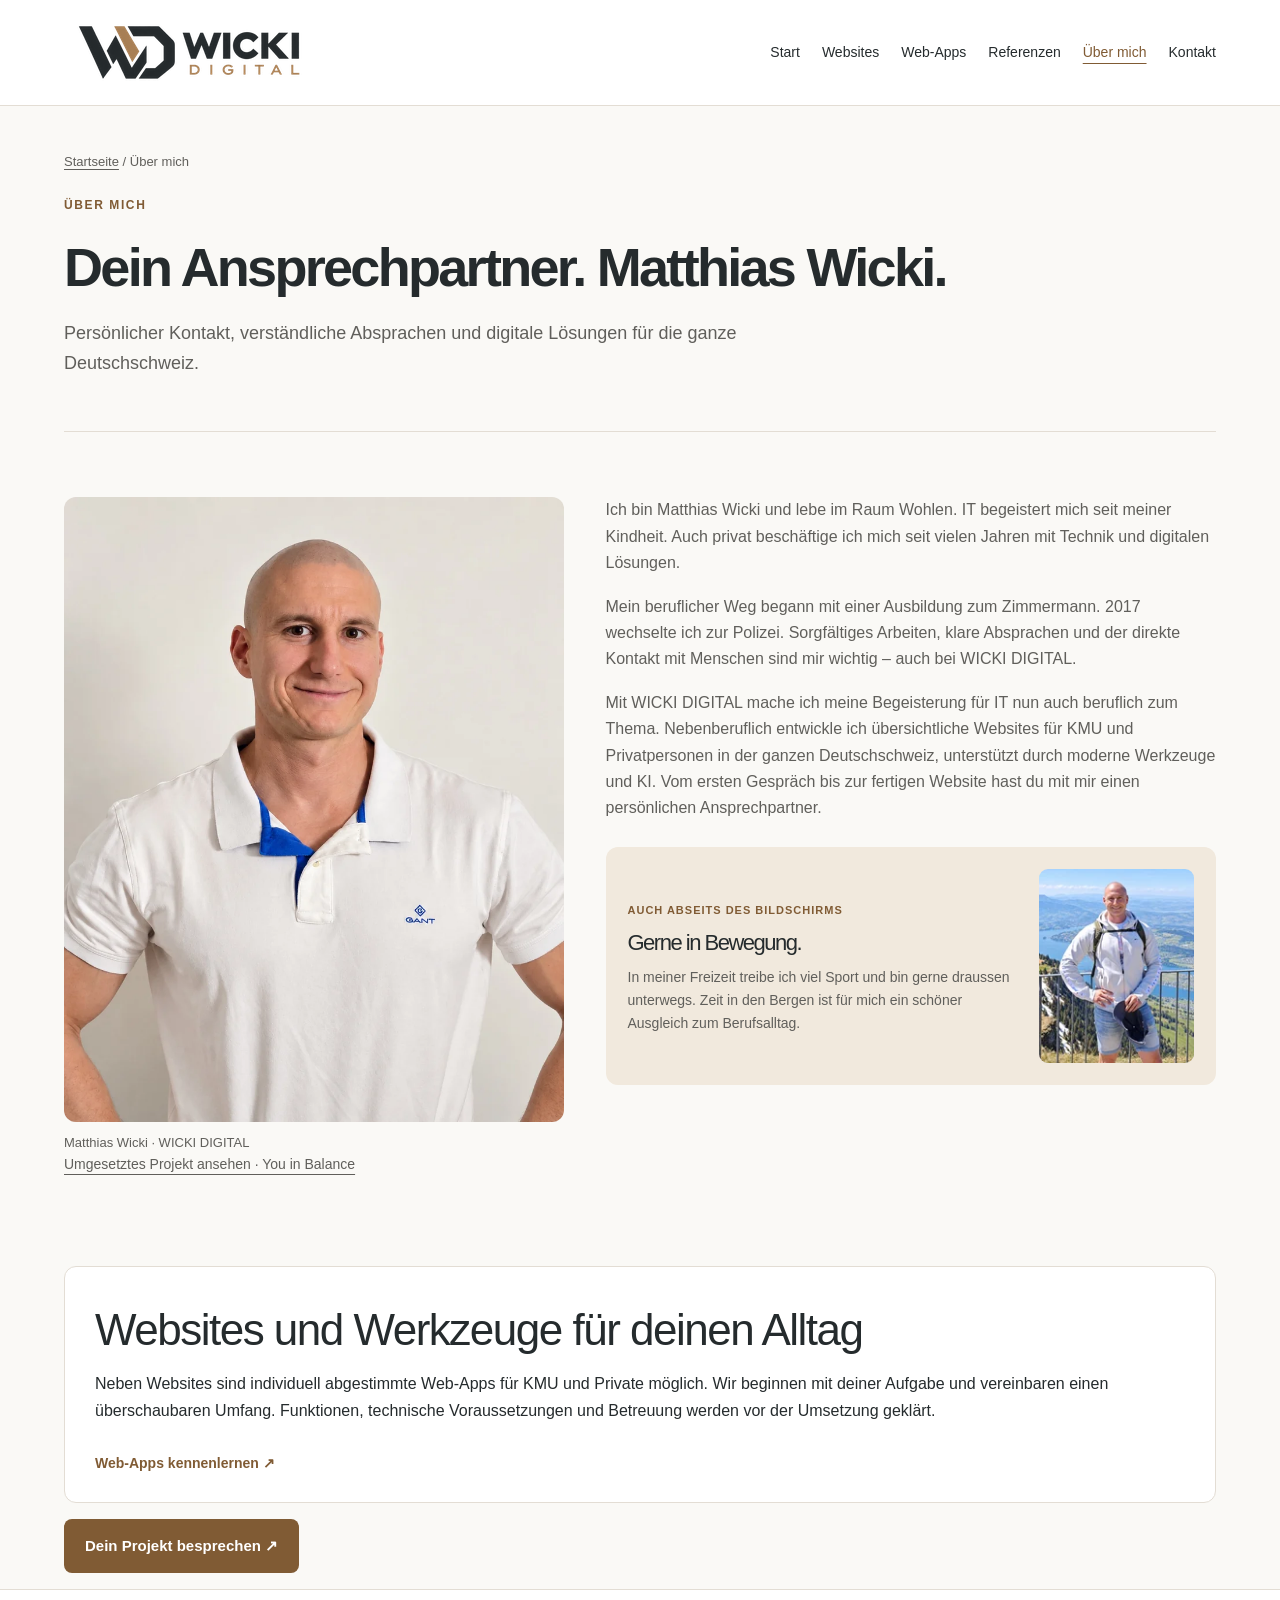
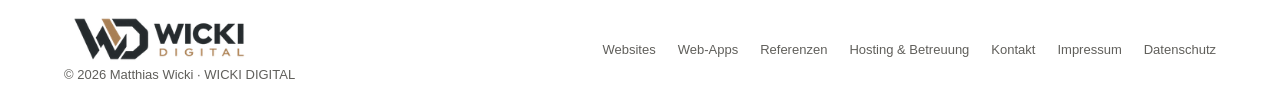
<file: ueber-mich.html>
<!doctype html>
<html lang="de-CH"><head><meta charset="UTF-8"><meta name="viewport" content="width=device-width,initial-scale=1"><title>Matthias Wicki – dein Ansprechpartner | WICKI DIGITAL</title><meta name="description" content="Lerne Matthias Wicki kennen: dein persönlicher Ansprechpartner für Websites und individuelle Web-Apps für KMU und Private in der ganzen Deutschschweiz."><link rel="canonical" href="https://wicki-digital.ch/ueber-mich.html"><meta name="theme-color" content="#faf9f6"><meta property="og:type" content="website"><meta property="og:locale" content="de_CH"><meta property="og:site_name" content="WICKI DIGITAL"><meta property="og:title" content="Matthias Wicki – dein Ansprechpartner | WICKI DIGITAL"><meta property="og:description" content="Lerne Matthias Wicki kennen: dein persönlicher Ansprechpartner für Websites und individuelle Web-Apps für KMU und Private in der ganzen Deutschschweiz."><meta property="og:url" content="https://wicki-digital.ch/ueber-mich.html"><meta property="og:image" content="https://wicki-digital.ch/matthias-polo-860.webp"><meta property="og:image:width" content="860"><meta property="og:image:height" content="1075"><meta name="twitter:card" content="summary_large_image"><meta name="twitter:title" content="Matthias Wicki – dein Ansprechpartner | WICKI DIGITAL"><meta name="twitter:description" content="Lerne Matthias Wicki kennen: dein persönlicher Ansprechpartner für Websites und individuelle Web-Apps für KMU und Private in der ganzen Deutschschweiz."><meta name="twitter:image" content="https://wicki-digital.ch/matthias-polo-860.webp"><meta property="og:image:alt" content="Porträt von Matthias Wicki"><meta name="twitter:image:alt" content="Porträt von Matthias Wicki"><link rel="icon" href="/favicon.ico" sizes="any"><link rel="icon" href="/favicon.svg" type="image/svg+xml"><link rel="stylesheet" href="styles-51c6d284ac.css"><script type="application/ld+json">{"@context":"https://schema.org","@graph":[{"@type":"WebPage","@id":"https://wicki-digital.ch/ueber-mich.html#webpage","url":"https://wicki-digital.ch/ueber-mich.html","name":"Matthias Wicki – dein Ansprechpartner | WICKI DIGITAL","description":"Lerne Matthias Wicki kennen: dein persönlicher Ansprechpartner für Websites und individuelle Web-Apps für KMU und Private in der ganzen Deutschschweiz.","inLanguage":"de-CH","isPartOf":{"@id":"https://wicki-digital.ch/#website"},"breadcrumb":{"@id":"https://wicki-digital.ch/ueber-mich.html#breadcrumb"}},{"@type":"BreadcrumbList","@id":"https://wicki-digital.ch/ueber-mich.html#breadcrumb","itemListElement":[{"@type":"ListItem","position":1,"name":"Startseite","item":"https://wicki-digital.ch/"},{"@type":"ListItem","position":2,"name":"Matthias Wicki – dein Ansprechpartner","item":"https://wicki-digital.ch/ueber-mich.html"}]}]}</script><script src="navigation-ffce11df71.js" defer></script></head><body><a class="skip-link" href="#hauptinhalt">Zum Inhalt</a><header><nav class="wrap" aria-label="Hauptnavigation"><a class="brand" href="/" aria-label="WICKI DIGITAL Startseite"><img class="brand-logo" src="wicki-digital-logo-250.webp" srcset="wicki-digital-logo-250.webp 250w, wicki-digital-logo-500.webp 500w" sizes="(max-width: 700px) 170px, 250px" alt="WICKI DIGITAL" width="250" height="65"></a><button class="menu-toggle" type="button" aria-expanded="false" aria-controls="hauptnavigation" hidden>Menü</button><div class="links" id="hauptnavigation"><a href="/">Start</a><a href="websites.html">Websites</a><a href="web-apps.html">Web-Apps</a><a href="referenzen.html">Referenzen</a><a href="ueber-mich.html" aria-current="page">Über mich</a><a href="kontakt.html">Kontakt</a></div></nav></header><main id="hauptinhalt" tabindex="-1" class="wrap"><section class="page-hero"><p class="breadcrumb"><a href="/">Startseite</a> / <span aria-current="page">Über mich</span></p><p class="eyebrow">Über mich</p><h1>Dein Ansprechpartner. Matthias Wicki.</h1><p class="page-intro">Persönlicher Kontakt, verständliche Absprachen und digitale Lösungen für die ganze Deutschschweiz.</p></section><section class="section" id="ueber-mich"><div class="about-grid"><figure class="portrait-photo"><img src="matthias-polo-480.webp" srcset="matthias-polo-480.webp 480w, matthias-polo-860.webp 860w" sizes="(max-width: 474px) calc(100vw - 44px), (max-width: 700px) 430px, (max-width: 1240px) 42vw, 500px" width="480" height="600" alt="Matthias Wicki im weissen Polo – dein Ansprechpartner bei WICKI DIGITAL" fetchpriority="high"><figcaption>Matthias Wicki · WICKI DIGITAL<br><a class="quiet-link" href="referenz-you-in-balance.html">Umgesetztes Projekt ansehen · You in Balance</a></figcaption></figure><div class="bio"><p>Ich bin Matthias Wicki und lebe im Raum Wohlen. IT begeistert mich seit meiner Kindheit. Auch privat beschäftige ich mich seit vielen Jahren mit Technik und digitalen Lösungen.</p><p>Mein beruflicher Weg begann mit einer Ausbildung zum Zimmermann. 2017 wechselte ich zur Polizei. Sorgfältiges Arbeiten, klare Absprachen und der direkte Kontakt mit Menschen sind mir wichtig – auch bei WICKI DIGITAL.</p><p>Mit WICKI DIGITAL mache ich meine Begeisterung für IT nun auch beruflich zum Thema. Nebenberuflich entwickle ich übersichtliche Websites für KMU und Privatpersonen in der ganzen Deutschschweiz, unterstützt durch moderne Werkzeuge und KI. Vom ersten Gespräch bis zur fertigen Website hast du mit mir einen persönlichen Ansprechpartner.</p><aside class="personal-note"><div><span class="number">AUCH ABSEITS DES BILDSCHIRMS</span><h2>Gerne in Bewegung.</h2><p>In meiner Freizeit treibe ich viel Sport und bin gerne draussen unterwegs. Zeit in den Bergen ist für mich ein schöner Ausgleich zum Berufsalltag.</p></div><figure><img src="matthias-wandern-160.webp" srcset="matthias-wandern-160.webp 160w, matthias-wandern-320.webp 320w" sizes="(max-width: 390px) 210px, (max-width: 700px) 120px, 155px" width="160" height="200" alt="Matthias Wicki beim Wandern mit Blick auf See und Berge" loading="lazy"></figure></aside></div></div></section><section class="scope"><h2>Websites und Werkzeuge für deinen Alltag</h2><p>Neben Websites sind individuell abgestimmte Web-Apps für KMU und Private möglich. Wir beginnen mit deiner Aufgabe und vereinbaren einen überschaubaren Umfang. Funktionen, technische Voraussetzungen und Betreuung werden vor der Umsetzung geklärt.</p><a class="demo-link" href="web-apps.html">Web-Apps kennenlernen ↗</a></section><p><a class="button" href="kontakt.html">Dein Projekt besprechen ↗</a></p></main><footer><div class="wrap footer-inner"><div><a href="/" aria-label="WICKI DIGITAL Startseite"><img class="footer-logo" src="wicki-digital-logo-250.webp" srcset="wicki-digital-logo-250.webp 250w, wicki-digital-logo-500.webp 500w" sizes="190px" alt="WICKI DIGITAL" width="190" height="50" loading="lazy"></a><span>© 2026 Matthias Wicki · WICKI DIGITAL</span></div><div class="footer-links"><a href="websites.html">Websites</a><a href="web-apps.html">Web-Apps</a><a href="referenzen.html">Referenzen</a><a href="hosting.html">Hosting &amp; Betreuung</a><a href="kontakt.html">Kontakt</a><a href="impressum.html">Impressum</a><a href="datenschutz.html">Datenschutz</a></div></div></footer></body></html>
</file>
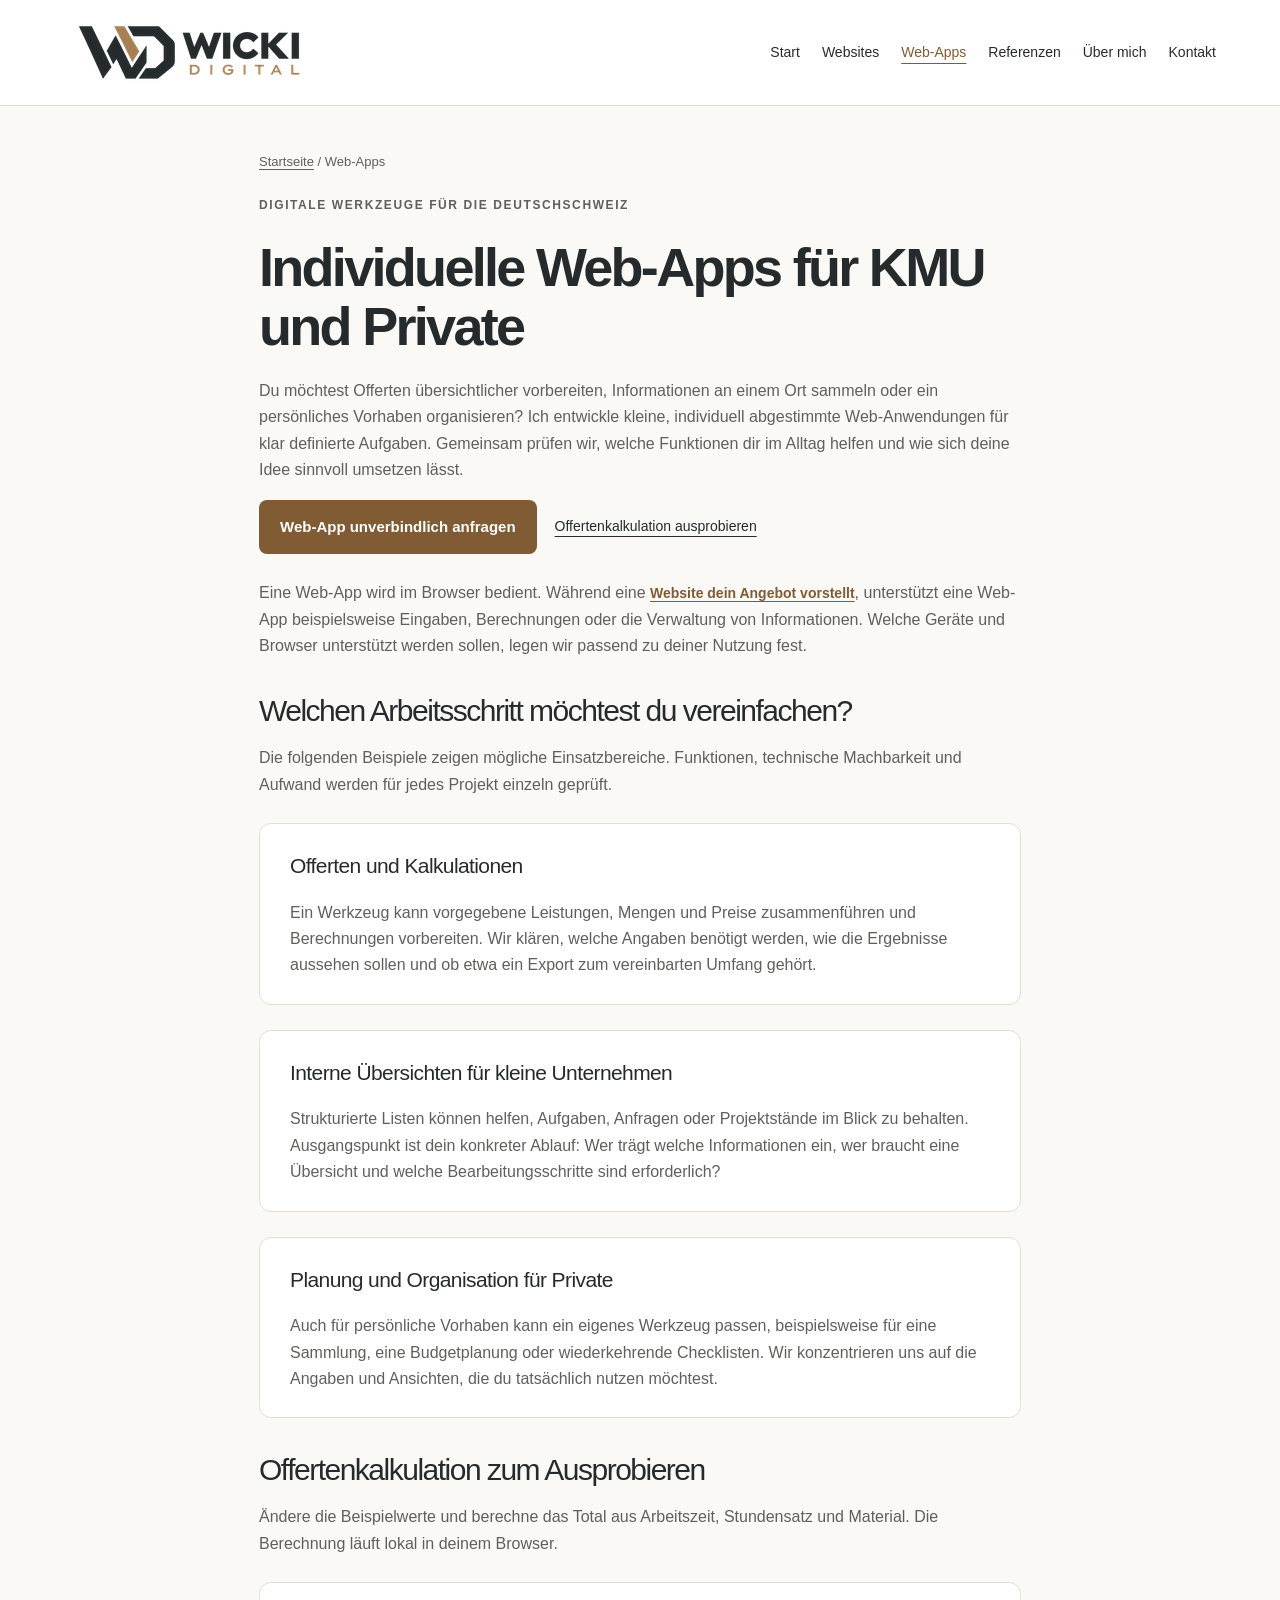
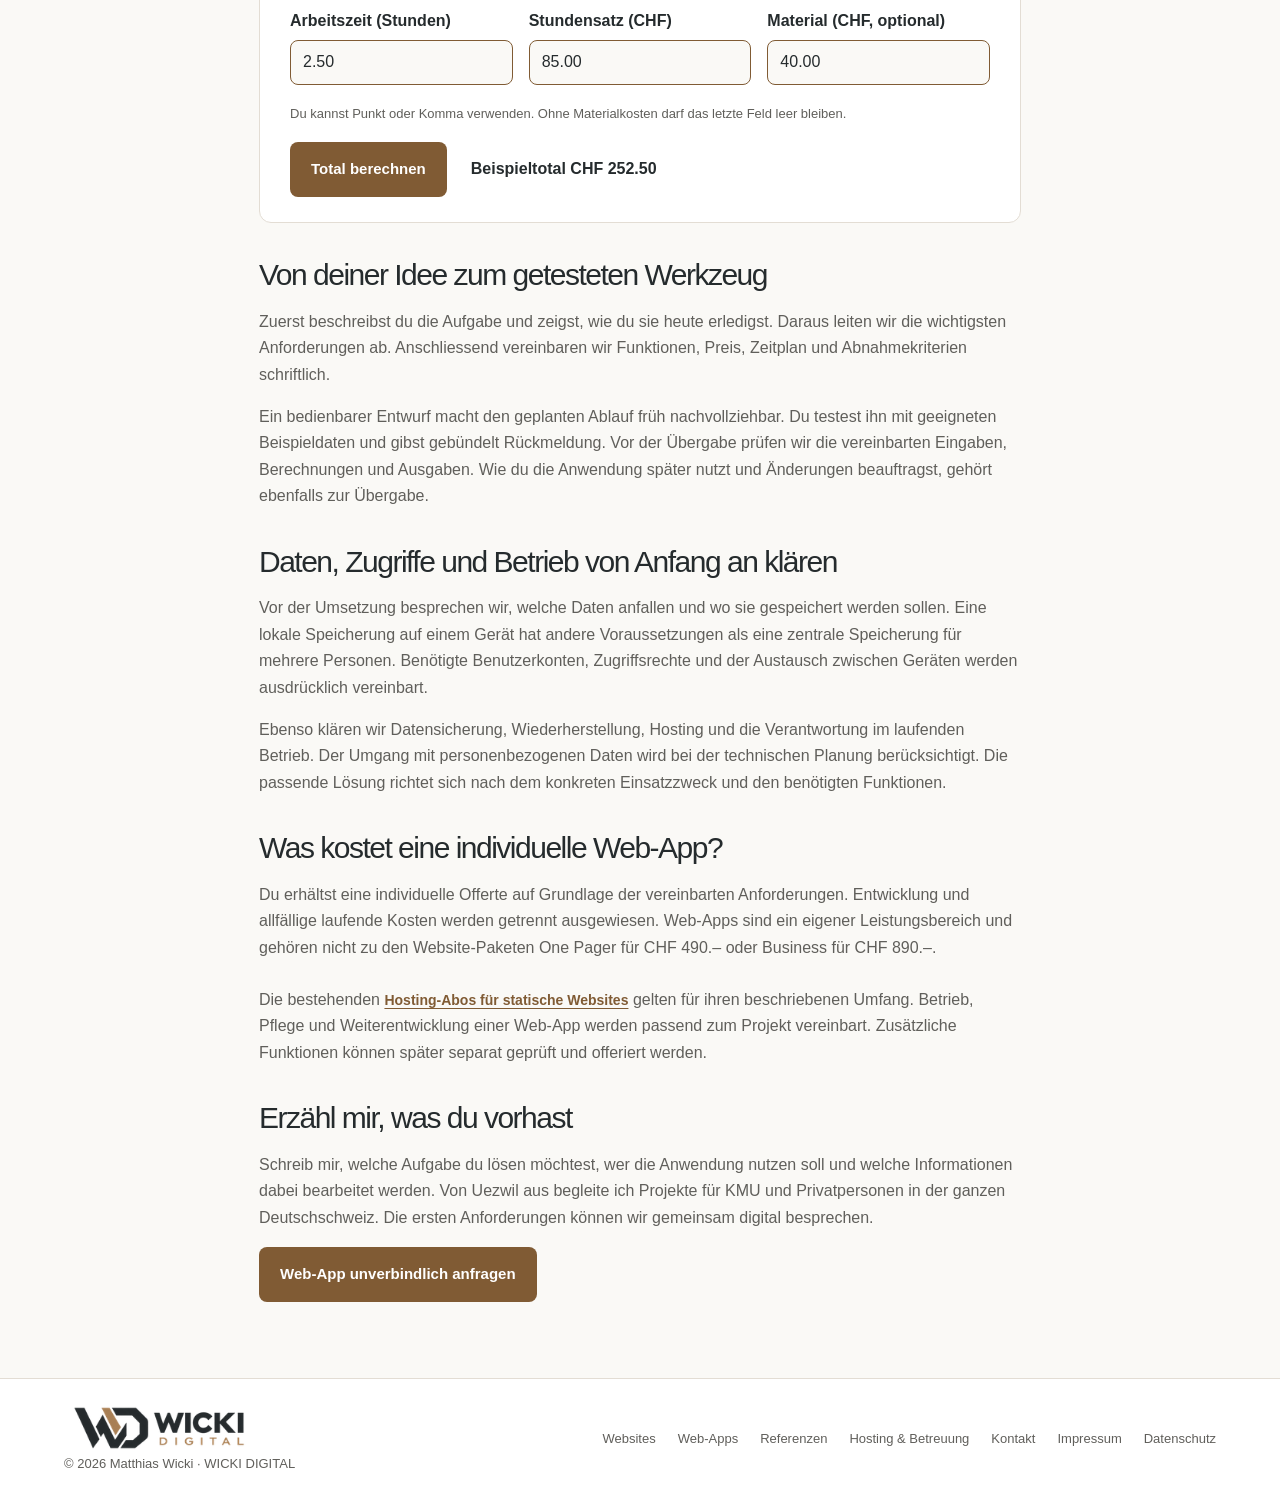
<file: web-apps.html>
<!doctype html>
<html lang="de-CH"><head><meta charset="UTF-8"><meta name="viewport" content="width=device-width,initial-scale=1"><title>Individuelle Web-Apps für KMU &amp; Private | WICKI DIGITAL</title><meta name="description" content="Individuelle Web-Apps für KMU und Private in der Deutschschweiz: digitale Werkzeuge für Kalkulation, Übersichten und Planung. Umsetzung nach Offerte."><link rel="canonical" href="https://wicki-digital.ch/web-apps.html"><meta name="theme-color" content="#faf9f6"><meta property="og:type" content="website"><meta property="og:locale" content="de_CH"><meta property="og:site_name" content="WICKI DIGITAL"><meta property="og:title" content="Individuelle Web-Apps für KMU &amp; Private | WICKI DIGITAL"><meta property="og:description" content="Individuelle Web-Apps für KMU und Private in der Deutschschweiz: digitale Werkzeuge für Kalkulation, Übersichten und Planung. Umsetzung nach Offerte."><meta property="og:url" content="https://wicki-digital.ch/web-apps.html"><meta property="og:image" content="https://wicki-digital.ch/workspace.webp"><meta property="og:image:alt" content="Heller Arbeitsplatz – Symbolbild für WICKI DIGITAL"><meta name="twitter:card" content="summary_large_image"><meta name="twitter:title" content="Individuelle Web-Apps für KMU &amp; Private | WICKI DIGITAL"><meta name="twitter:description" content="Individuelle Web-Apps für KMU und Private in der Deutschschweiz: digitale Werkzeuge für Kalkulation, Übersichten und Planung. Umsetzung nach Offerte."><meta name="twitter:image" content="https://wicki-digital.ch/workspace.webp"><link rel="icon" href="/favicon.ico" sizes="any"><link rel="icon" href="/favicon.svg" type="image/svg+xml"><link rel="stylesheet" href="styles-51c6d284ac.css"><link rel="stylesheet" href="offerten-demo.css"><script defer src="offerten-demo.js"></script><script type="application/ld+json">{"@context":"https://schema.org","@graph":[{"@type":"WebPage","@id":"https://wicki-digital.ch/web-apps.html#webpage","url":"https://wicki-digital.ch/web-apps.html","name":"Individuelle Web-Apps für KMU & Private | WICKI DIGITAL","description":"Individuelle Web-Apps für KMU und Private in der Deutschschweiz: digitale Werkzeuge für Kalkulation, Übersichten und Planung. Umsetzung nach Offerte.","inLanguage":"de-CH","isPartOf":{"@id":"https://wicki-digital.ch/#website"},"breadcrumb":{"@id":"https://wicki-digital.ch/web-apps.html#breadcrumb"}},{"@type":"BreadcrumbList","@id":"https://wicki-digital.ch/web-apps.html#breadcrumb","itemListElement":[{"@type":"ListItem","position":1,"name":"Startseite","item":"https://wicki-digital.ch/"},{"@type":"ListItem","position":2,"name":"Individuelle Web-Apps für KMU & Private","item":"https://wicki-digital.ch/web-apps.html"}]},{"@type":"Service","@id":"https://wicki-digital.ch/web-apps.html#service","name":"Individuelle Web-App-Entwicklung","url":"https://wicki-digital.ch/web-apps.html","description":"Individuelle Web-Apps für KMU und Private in der Deutschschweiz: digitale Werkzeuge für Kalkulation, Übersichten und Planung. Umsetzung nach Offerte.","provider":{"@id":"https://wicki-digital.ch/#organization"},"areaServed":{"@type":"Place","name":"Deutschschweiz"}}]}</script><script src="navigation-ffce11df71.js" defer></script></head><body><a class="skip-link" href="#hauptinhalt">Zum Inhalt</a><header><nav class="wrap" aria-label="Hauptnavigation"><a class="brand" href="/" aria-label="WICKI DIGITAL Startseite"><img class="brand-logo" src="wicki-digital-logo-250.webp" srcset="wicki-digital-logo-250.webp 250w, wicki-digital-logo-500.webp 500w" sizes="(max-width: 700px) 170px, 250px" alt="WICKI DIGITAL" width="250" height="65"></a><button class="menu-toggle" type="button" aria-expanded="false" aria-controls="hauptnavigation" hidden>Menü</button><div class="links" id="hauptnavigation"><a href="/">Start</a><a href="websites.html">Websites</a><a href="web-apps.html" aria-current="page">Web-Apps</a><a href="referenzen.html">Referenzen</a><a href="ueber-mich.html">Über mich</a><a href="kontakt.html">Kontakt</a></div></nav></header><main id="hauptinhalt" tabindex="-1" class="wrap service-copy"><p class="breadcrumb"><a href="/">Startseite</a> / <span aria-current="page">Web-Apps</span></p>
<p class="eyebrow">Digitale Werkzeuge für die Deutschschweiz</p>
<h1>Individuelle Web-Apps für KMU und Private</h1>
<p>Du möchtest Offerten übersichtlicher vorbereiten, Informationen an einem Ort sammeln oder ein persönliches Vorhaben organisieren? Ich entwickle kleine, individuell abgestimmte Web-Anwendungen für klar definierte Aufgaben. Gemeinsam prüfen wir, welche Funktionen dir im Alltag helfen und wie sich deine Idee sinnvoll umsetzen lässt.</p>
<div class="lead-actions"><a class="button" href="kontakt.html?thema=web-app">Web-App unverbindlich anfragen</a><a class="quiet-link" href="#offerten-demo">Offertenkalkulation ausprobieren</a></div>
<p>Eine Web-App wird im Browser bedient. Während eine <a class="demo-link" href="websites.html">Website dein Angebot vorstellt</a>, unterstützt eine Web-App beispielsweise Eingaben, Berechnungen oder die Verwaltung von Informationen. Welche Geräte und Browser unterstützt werden sollen, legen wir passend zu deiner Nutzung fest.</p>

<h2>Welchen Arbeitsschritt möchtest du vereinfachen?</h2>
<p>Die folgenden Beispiele zeigen mögliche Einsatzbereiche. Funktionen, technische Machbarkeit und Aufwand werden für jedes Projekt einzeln geprüft.</p>
<div class="scope">
<h3>Offerten und Kalkulationen</h3>
<p>Ein Werkzeug kann vorgegebene Leistungen, Mengen und Preise zusammenführen und Berechnungen vorbereiten. Wir klären, welche Angaben benötigt werden, wie die Ergebnisse aussehen sollen und ob etwa ein Export zum vereinbarten Umfang gehört.</p>
</div>
<div class="scope">
<h3>Interne Übersichten für kleine Unternehmen</h3>
<p>Strukturierte Listen können helfen, Aufgaben, Anfragen oder Projektstände im Blick zu behalten. Ausgangspunkt ist dein konkreter Ablauf: Wer trägt welche Informationen ein, wer braucht eine Übersicht und welche Bearbeitungsschritte sind erforderlich?</p>
</div>
<div class="scope">
<h3>Planung und Organisation für Private</h3>
<p>Auch für persönliche Vorhaben kann ein eigenes Werkzeug passen, beispielsweise für eine Sammlung, eine Budgetplanung oder wiederkehrende Checklisten. Wir konzentrieren uns auf die Angaben und Ansichten, die du tatsächlich nutzen möchtest.</p>
</div>


<section id="offerten-demo" aria-labelledby="offerten-titel">
  <h2 id="offerten-titel">Offertenkalkulation zum Ausprobieren</h2>
  <p>Ändere die Beispielwerte und berechne das Total aus Arbeitszeit, Stundensatz und Material. Die Berechnung läuft lokal in deinem Browser.</p>
  <div class="scope offerten-demo">
    <p id="offerten-beispiel">Beispielrechnung mit 2.50 Stunden à CHF 85.– und CHF 40.– Material. Das Beispieltotal beträgt CHF 252.50. Mit JavaScript kannst du eigene Beispielwerte ausprobieren.</p>
    <form id="offerten-formular" hidden novalidate>
      <div class="offerten-demo__fields">
        <label for="offerten-stunden">Arbeitszeit (Stunden)
          <input id="offerten-stunden" type="text" inputmode="decimal" value="2.50" aria-describedby="offerten-hinweis" required>
        </label>
        <label for="offerten-stundensatz">Stundensatz (CHF)
          <input id="offerten-stundensatz" type="text" inputmode="decimal" value="85.00" aria-describedby="offerten-hinweis" required>
        </label>
        <label for="offerten-material">Material (CHF, optional)
          <input id="offerten-material" type="text" inputmode="decimal" value="40.00" aria-describedby="offerten-hinweis">
        </label>
      </div>
      <p class="note" id="offerten-hinweis">Du kannst Punkt oder Komma verwenden. Ohne Materialkosten darf das letzte Feld leer bleiben.</p>
      <div class="offerten-demo__actions">
        <button type="submit" class="button">Total berechnen</button>
        <output id="offerten-total" for="offerten-stunden offerten-stundensatz offerten-material"></output>
      </div>
      <p id="offerten-fehler" role="status"></p>
    </form>
  </div>
</section>
<h2>Von deiner Idee zum getesteten Werkzeug</h2>
<p>Zuerst beschreibst du die Aufgabe und zeigst, wie du sie heute erledigst. Daraus leiten wir die wichtigsten Anforderungen ab. Anschliessend vereinbaren wir Funktionen, Preis, Zeitplan und Abnahmekriterien schriftlich.</p>
<p>Ein bedienbarer Entwurf macht den geplanten Ablauf früh nachvollziehbar. Du testest ihn mit geeigneten Beispieldaten und gibst gebündelt Rückmeldung. Vor der Übergabe prüfen wir die vereinbarten Eingaben, Berechnungen und Ausgaben. Wie du die Anwendung später nutzt und Änderungen beauftragst, gehört ebenfalls zur Übergabe.</p>

<h2>Daten, Zugriffe und Betrieb von Anfang an klären</h2>
<p>Vor der Umsetzung besprechen wir, welche Daten anfallen und wo sie gespeichert werden sollen. Eine lokale Speicherung auf einem Gerät hat andere Voraussetzungen als eine zentrale Speicherung für mehrere Personen. Benötigte Benutzerkonten, Zugriffsrechte und der Austausch zwischen Geräten werden ausdrücklich vereinbart.</p>
<p>Ebenso klären wir Datensicherung, Wiederherstellung, Hosting und die Verantwortung im laufenden Betrieb. Der Umgang mit personenbezogenen Daten wird bei der technischen Planung berücksichtigt. Die passende Lösung richtet sich nach dem konkreten Einsatzzweck und den benötigten Funktionen.</p>

<h2>Was kostet eine individuelle Web-App?</h2>
<p>Du erhältst eine individuelle Offerte auf Grundlage der vereinbarten Anforderungen. Entwicklung und allfällige laufende Kosten werden getrennt ausgewiesen. Web-Apps sind ein eigener Leistungsbereich und gehören nicht zu den Website-Paketen One Pager für CHF 490.– oder Business für CHF 890.–.</p>
<p>Die bestehenden <a class="demo-link" href="hosting.html">Hosting-Abos für statische Websites</a> gelten für ihren beschriebenen Umfang. Betrieb, Pflege und Weiterentwicklung einer Web-App werden passend zum Projekt vereinbart. Zusätzliche Funktionen können später separat geprüft und offeriert werden.</p>

<h2>Erzähl mir, was du vorhast</h2>
<p>Schreib mir, welche Aufgabe du lösen möchtest, wer die Anwendung nutzen soll und welche Informationen dabei bearbeitet werden. Von Uezwil aus begleite ich Projekte für KMU und Privatpersonen in der ganzen Deutschschweiz. Die ersten Anforderungen können wir gemeinsam digital besprechen.</p>
<p><a class="button" href="kontakt.html?thema=web-app">Web-App unverbindlich anfragen</a></p>

</main>
<footer><div class="wrap footer-inner"><div><a href="/" aria-label="WICKI DIGITAL Startseite"><img class="footer-logo" src="wicki-digital-logo-250.webp" srcset="wicki-digital-logo-250.webp 250w, wicki-digital-logo-500.webp 500w" sizes="190px" alt="WICKI DIGITAL" width="190" height="50" loading="lazy"></a><span>© 2026 Matthias Wicki · WICKI DIGITAL</span></div><div class="footer-links"><a href="websites.html">Websites</a><a href="web-apps.html">Web-Apps</a><a href="referenzen.html">Referenzen</a><a href="hosting.html">Hosting &amp; Betreuung</a><a href="kontakt.html">Kontakt</a><a href="impressum.html">Impressum</a><a href="datenschutz.html">Datenschutz</a></div></div></footer></body></html>
</file>
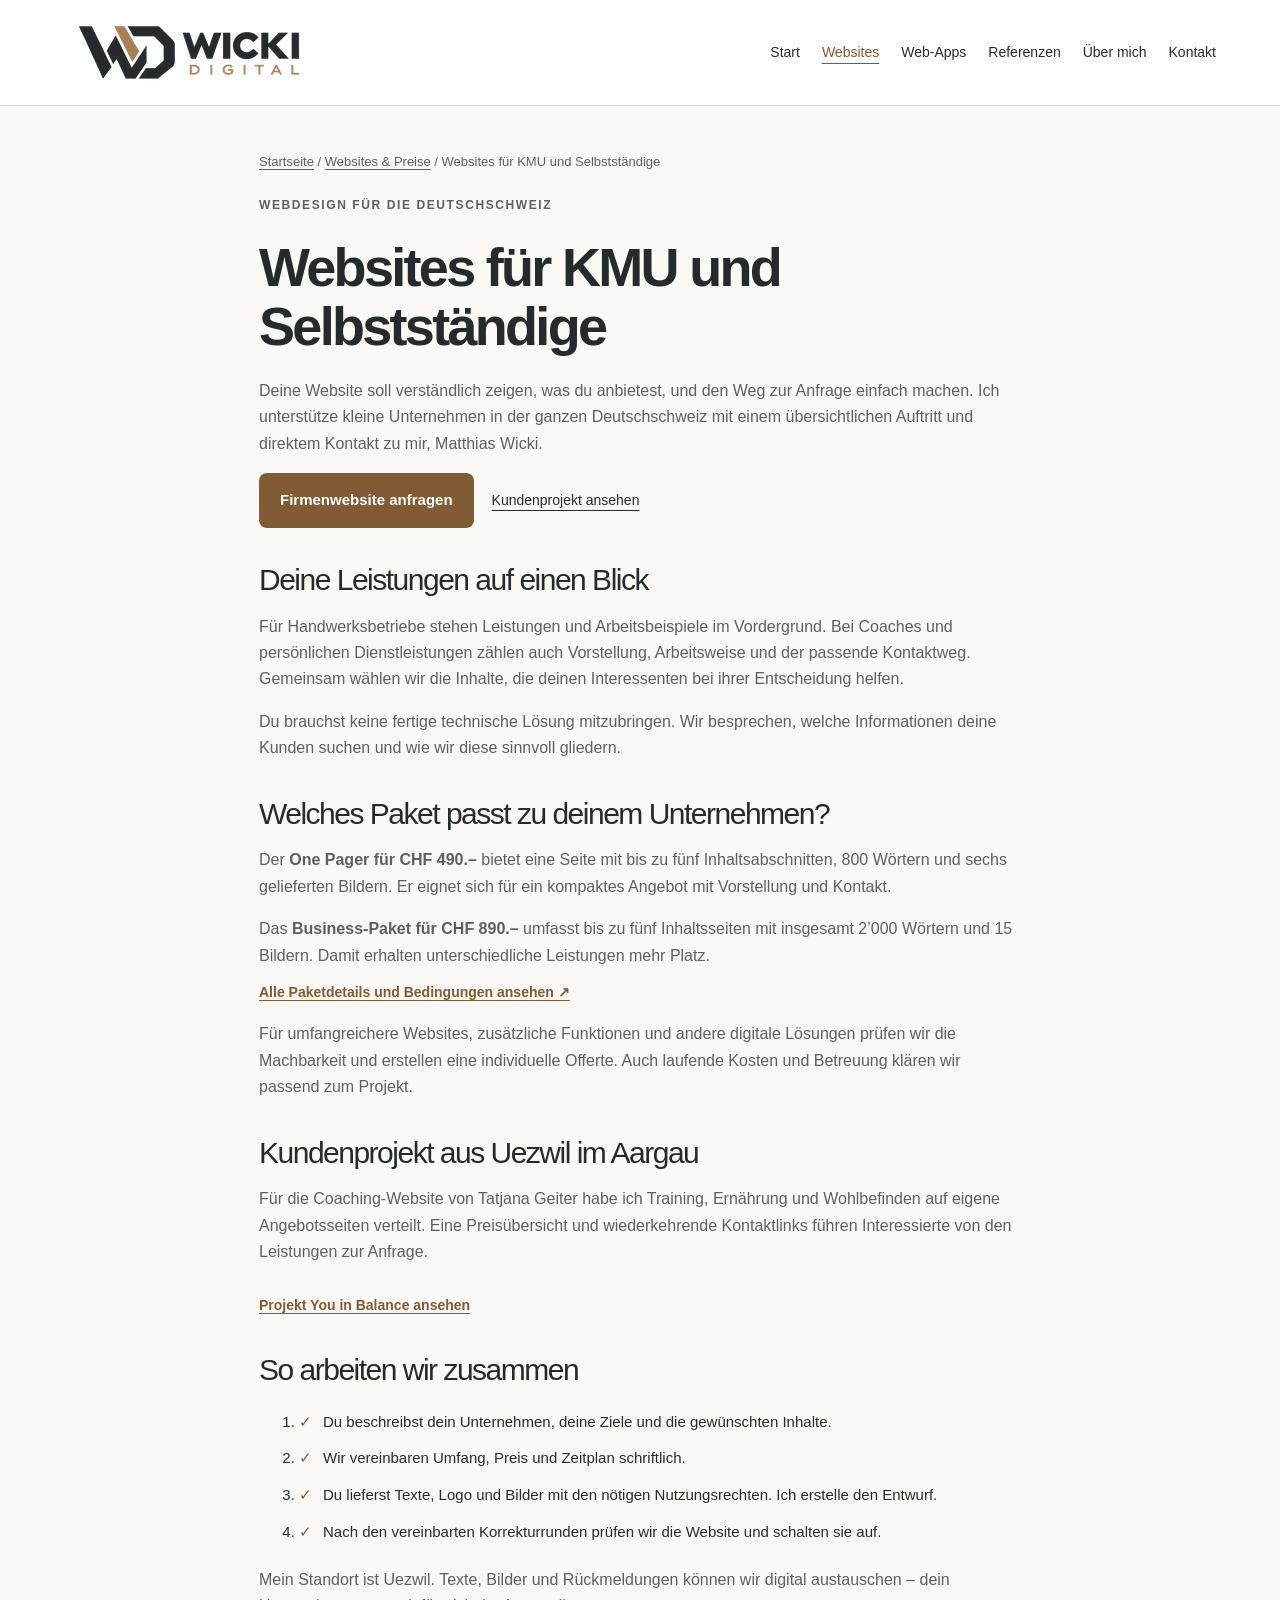
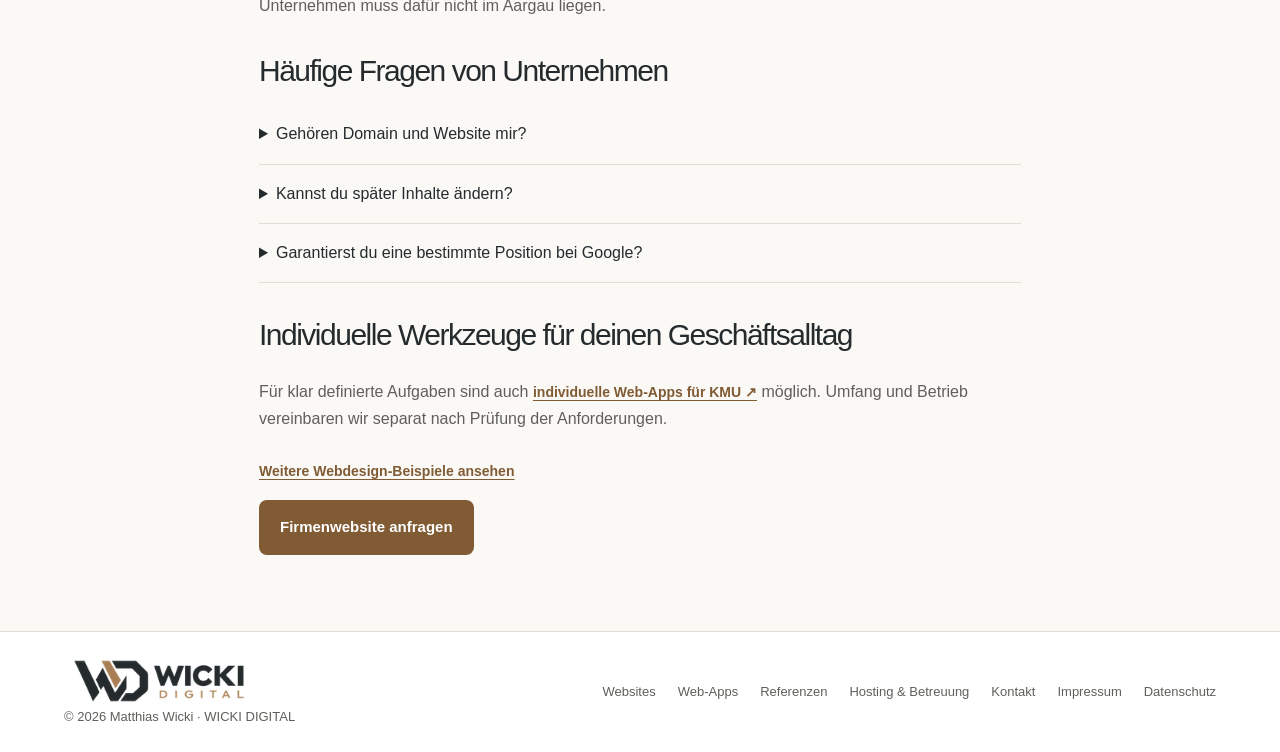
<file: websites-fuer-kmu.html>
<!doctype html>
<html lang="de-CH"><head><meta charset="UTF-8"><meta name="viewport" content="width=device-width,initial-scale=1"><title>Website für KMU erstellen lassen | WICKI DIGITAL</title><meta name="description" content="Websites für KMU und Selbstständige in der Deutschschweiz: Leistungen, Preise ab CHF 490.–, Ablauf und persönliche Betreuung durch Matthias Wicki."><link rel="canonical" href="https://wicki-digital.ch/websites-fuer-kmu.html"><meta name="theme-color" content="#faf9f6"><meta property="og:type" content="website"><meta property="og:locale" content="de_CH"><meta property="og:site_name" content="WICKI DIGITAL"><meta property="og:title" content="Website für KMU erstellen lassen | WICKI DIGITAL"><meta property="og:description" content="Websites für KMU und Selbstständige in der Deutschschweiz: Leistungen, Preise ab CHF 490.–, Ablauf und persönliche Betreuung durch Matthias Wicki."><meta property="og:url" content="https://wicki-digital.ch/websites-fuer-kmu.html"><meta property="og:image" content="https://wicki-digital.ch/workspace.webp"><meta name="twitter:card" content="summary_large_image"><meta name="twitter:title" content="Website für KMU erstellen lassen | WICKI DIGITAL"><meta name="twitter:description" content="Websites für KMU und Selbstständige in der Deutschschweiz: Leistungen, Preise ab CHF 490.–, Ablauf und persönliche Betreuung durch Matthias Wicki."><meta name="twitter:image" content="https://wicki-digital.ch/workspace.webp"><link rel="icon" href="/favicon.ico" sizes="any"><link rel="icon" href="/favicon.svg" type="image/svg+xml"><link rel="stylesheet" href="styles-51c6d284ac.css"><script type="application/ld+json">{"@context":"https://schema.org","@type":"BreadcrumbList","itemListElement":[{"@type":"ListItem","position":1,"name":"Startseite","item":"https://wicki-digital.ch/"},{"@type":"ListItem","position":2,"name":"Websites & Preise","item":"https://wicki-digital.ch/websites.html"},{"@type":"ListItem","position":3,"name":"Websites für KMU und Selbstständige","item":"https://wicki-digital.ch/websites-fuer-kmu.html"}]}</script><script src="navigation-ffce11df71.js" defer></script></head><body><a class="skip-link" href="#hauptinhalt">Zum Inhalt</a><header><nav class="wrap" aria-label="Hauptnavigation"><a class="brand" href="/" aria-label="WICKI DIGITAL Startseite"><img class="brand-logo" src="wicki-digital-logo-250.webp" srcset="wicki-digital-logo-250.webp 250w, wicki-digital-logo-500.webp 500w" sizes="(max-width: 700px) 170px, 250px" alt="WICKI DIGITAL" width="250" height="65"></a><button class="menu-toggle" type="button" aria-expanded="false" aria-controls="hauptnavigation" hidden>Menü</button><div class="links" id="hauptnavigation"><a href="/">Start</a><a href="websites.html" class="is-current-section">Websites</a><a href="web-apps.html">Web-Apps</a><a href="referenzen.html">Referenzen</a><a href="ueber-mich.html">Über mich</a><a href="kontakt.html">Kontakt</a></div></nav></header><main id="hauptinhalt" tabindex="-1" class="wrap service-copy"><p class="breadcrumb"><a href="/">Startseite</a> / <a href="websites.html">Websites &amp; Preise</a> / <span aria-current="page">Websites für KMU und Selbstständige</span></p><p class="eyebrow">Webdesign für die Deutschschweiz</p><h1>Websites für KMU und Selbstständige</h1><p>Deine Website soll verständlich zeigen, was du anbietest, und den Weg zur Anfrage einfach machen. Ich unterstütze kleine Unternehmen in der ganzen Deutschschweiz mit einem übersichtlichen Auftritt und direktem Kontakt zu mir, Matthias Wicki.</p><div class="lead-actions"><a class="button" href="kontakt.html?thema=kmu">Firmenwebsite anfragen</a><a class="quiet-link" href="#kundenprojekt">Kundenprojekt ansehen</a></div>
<h2>Deine Leistungen auf einen Blick</h2><p>Für Handwerksbetriebe stehen Leistungen und Arbeitsbeispiele im Vordergrund. Bei Coaches und persönlichen Dienstleistungen zählen auch Vorstellung, Arbeitsweise und der passende Kontaktweg. Gemeinsam wählen wir die Inhalte, die deinen Interessenten bei ihrer Entscheidung helfen.</p><p>Du brauchst keine fertige technische Lösung mitzubringen. Wir besprechen, welche Informationen deine Kunden suchen und wie wir diese sinnvoll gliedern.</p><h2>Welches Paket passt zu deinem Unternehmen?</h2><p>Der <strong>One Pager für CHF 490.–</strong> bietet eine Seite mit bis zu fünf Inhaltsabschnitten, 800 Wörtern und sechs gelieferten Bildern. Er eignet sich für ein kompaktes Angebot mit Vorstellung und Kontakt.</p><p>Das <strong>Business-Paket für CHF 890.–</strong> umfasst bis zu fünf Inhaltsseiten mit insgesamt 2’000 Wörtern und 15 Bildern. Damit erhalten unterschiedliche Leistungen mehr Platz. <a class="demo-link" href="websites.html#umfang">Alle Paketdetails und Bedingungen ansehen ↗</a></p><p>Für umfangreichere Websites, zusätzliche Funktionen und andere digitale Lösungen prüfen wir die Machbarkeit und erstellen eine individuelle Offerte. Auch laufende Kosten und Betreuung klären wir passend zum Projekt.</p><h2 id="kundenprojekt">Kundenprojekt aus Uezwil im Aargau</h2><p>Für die Coaching-Website von Tatjana Geiter habe ich Training, Ernährung und Wohlbefinden auf eigene Angebotsseiten verteilt. Eine Preisübersicht und wiederkehrende Kontaktlinks führen Interessierte von den Leistungen zur Anfrage.</p><p><a class="demo-link" href="referenz-you-in-balance.html">Projekt You in Balance ansehen</a></p>
<h2>So arbeiten wir zusammen</h2><ol><li>Du beschreibst dein Unternehmen, deine Ziele und die gewünschten Inhalte.</li><li>Wir vereinbaren Umfang, Preis und Zeitplan schriftlich.</li><li>Du lieferst Texte, Logo und Bilder mit den nötigen Nutzungsrechten. Ich erstelle den Entwurf.</li><li>Nach den vereinbarten Korrekturrunden prüfen wir die Website und schalten sie auf.</li></ol><p>Mein Standort ist Uezwil. Texte, Bilder und Rückmeldungen können wir digital austauschen – dein Unternehmen muss dafür nicht im Aargau liegen.</p><h2>Häufige Fragen von Unternehmen</h2><details><summary>Gehören Domain und Website mir?</summary><p>Die Domain bleibt auf deinen Namen registriert. Du erhältst die fertigen Website-Dateien. Hosting und allfällige Zugänge klären wir vor der Umsetzung.</p></details><details><summary>Kannst du später Inhalte ändern?</summary><p>Ja. Einzelne Änderungen können separat beauftragt werden. Für regelmässige kleine Anpassungen gibt es das optionale Hosting-&amp;-Pflege-Abo. Umfang und Bedingungen findest du unter <a class="quiet-link" href="hosting.html">Hosting &amp; Betreuung</a>.</p></details><details><summary>Garantierst du eine bestimmte Position bei Google?</summary><p>Nein. Eine verständliche Struktur und technische Grundlagen unterstützen die Auffindbarkeit. Eine bestimmte Platzierung oder Anzahl Anfragen lässt sich nicht garantieren.</p></details><h2>Individuelle Werkzeuge für deinen Geschäftsalltag</h2><p>Für klar definierte Aufgaben sind auch <a class="demo-link" href="web-apps.html">individuelle Web-Apps für KMU ↗</a> möglich. Umfang und Betrieb vereinbaren wir separat nach Prüfung der Anforderungen.</p><p><a class="demo-link" href="referenzen.html">Weitere Webdesign-Beispiele ansehen</a></p><p><a class="button" href="kontakt.html?thema=kmu">Firmenwebsite anfragen</a></p></main><footer><div class="wrap footer-inner"><div><a href="/" aria-label="WICKI DIGITAL Startseite"><img class="footer-logo" src="wicki-digital-logo-250.webp" srcset="wicki-digital-logo-250.webp 250w, wicki-digital-logo-500.webp 500w" sizes="190px" alt="WICKI DIGITAL" width="190" height="50" loading="lazy"></a><span>© 2026 Matthias Wicki · WICKI DIGITAL</span></div><div class="footer-links"><a href="websites.html">Websites</a><a href="web-apps.html">Web-Apps</a><a href="referenzen.html">Referenzen</a><a href="hosting.html">Hosting &amp; Betreuung</a><a href="kontakt.html">Kontakt</a><a href="impressum.html">Impressum</a><a href="datenschutz.html">Datenschutz</a></div></div></footer></body></html>
</file>
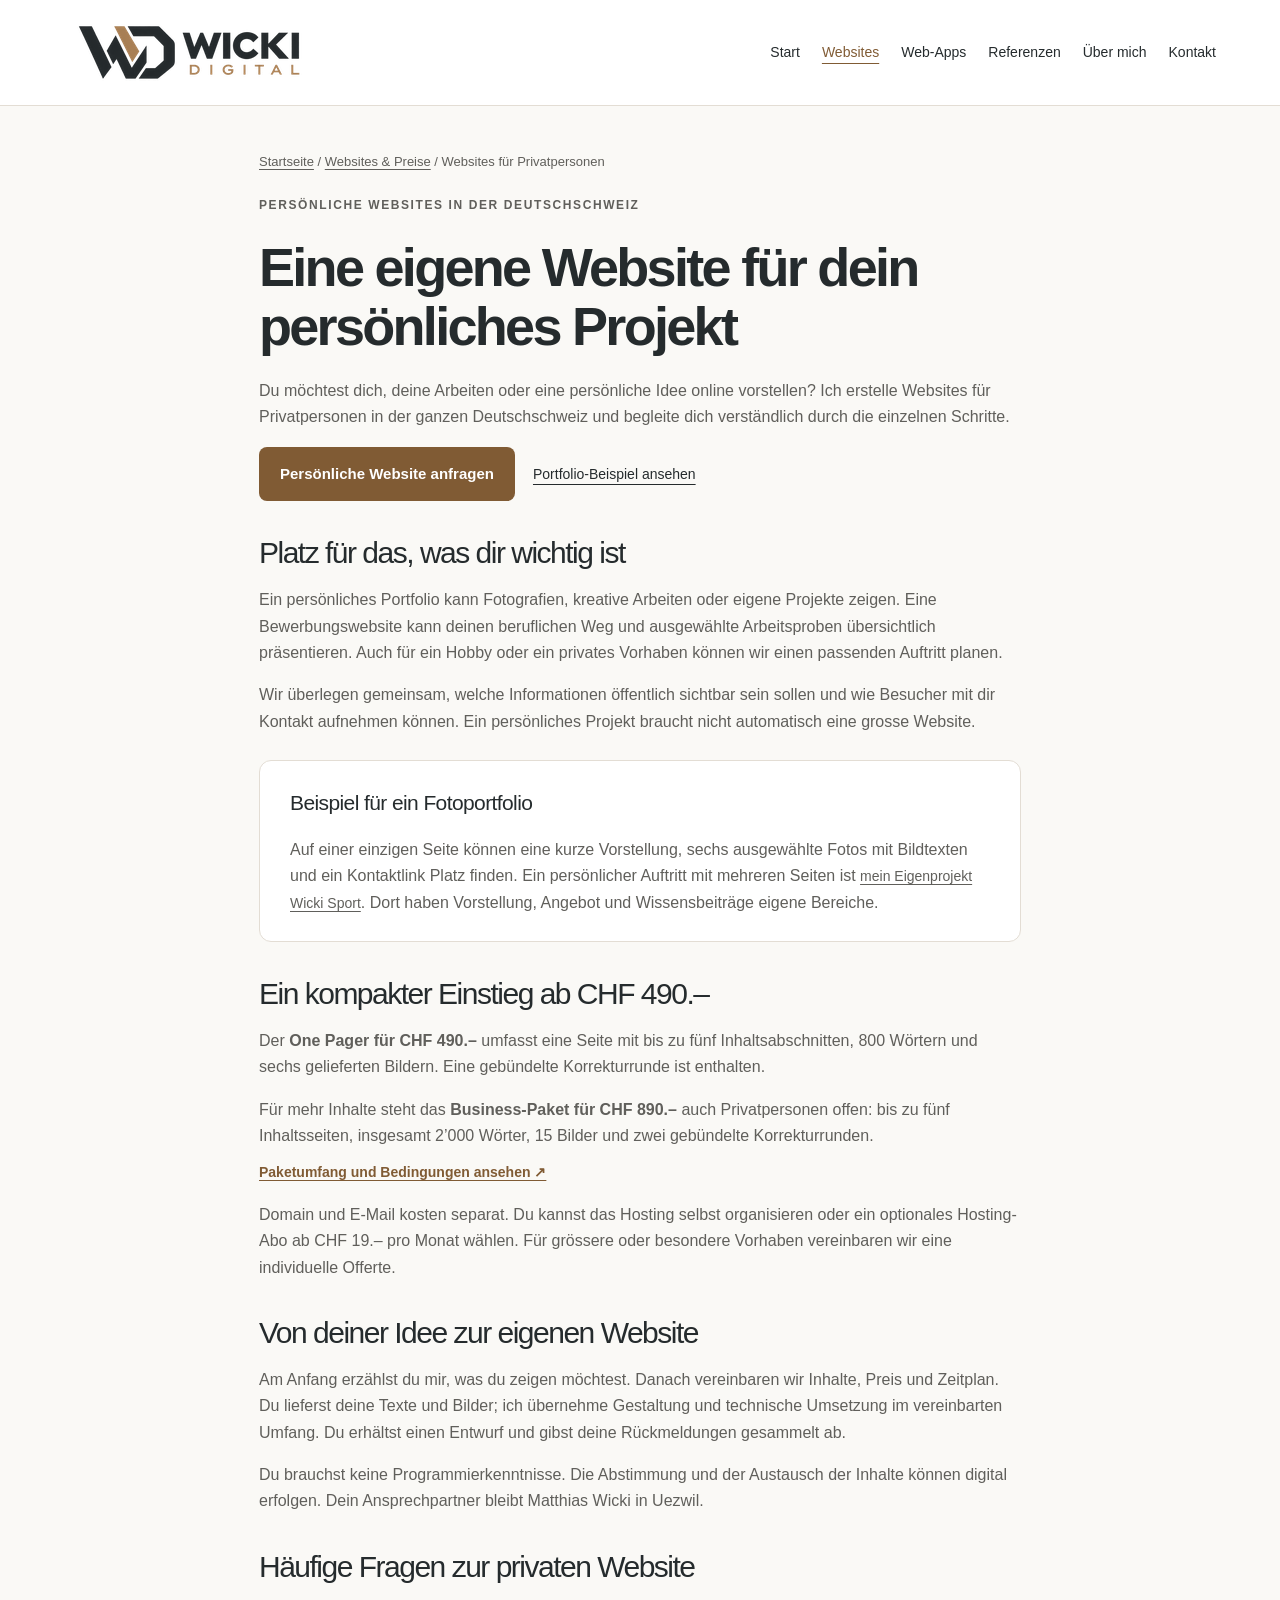
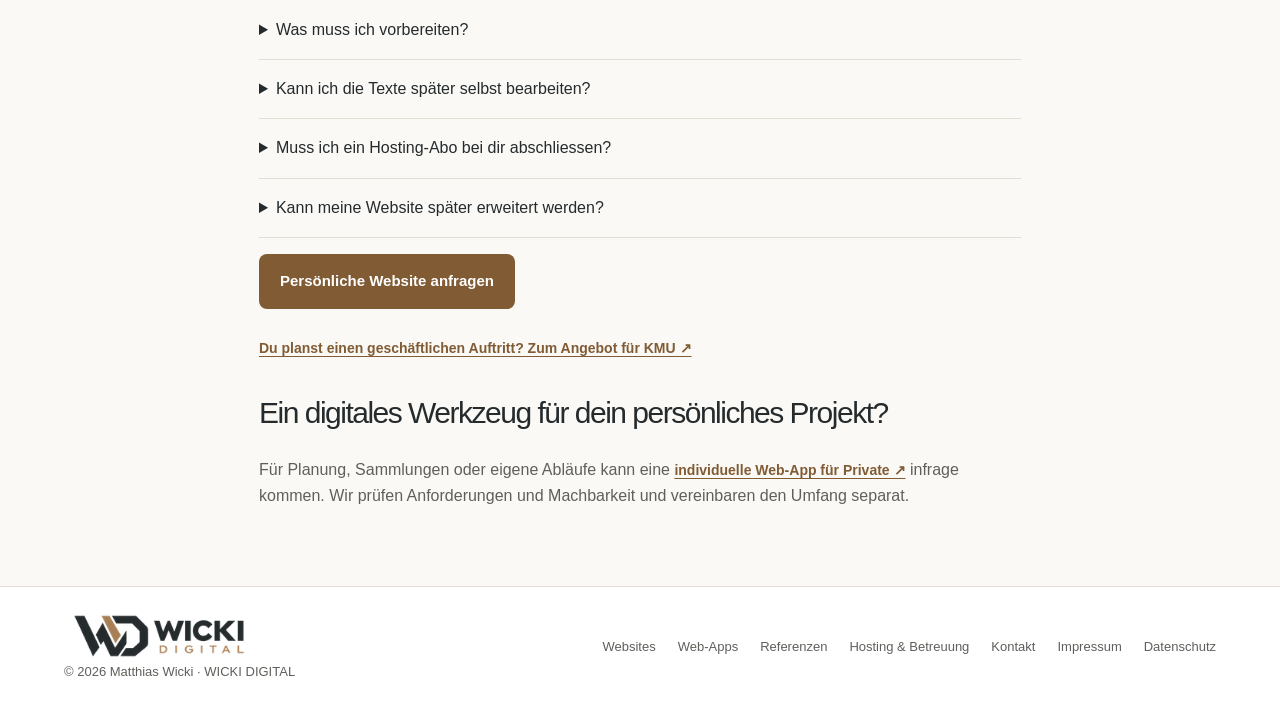
<file: websites-fuer-privatpersonen.html>
<!doctype html>
<html lang="de-CH"><head><meta charset="UTF-8"><meta name="viewport" content="width=device-width,initial-scale=1"><title>Private Website erstellen lassen | WICKI DIGITAL</title><meta name="description" content="Eigene Website für Portfolio, Bewerbung oder persönliche Projekte. Für Privatpersonen in der Deutschschweiz, ab CHF 490.– und mit persönlicher Begleitung."><link rel="canonical" href="https://wicki-digital.ch/websites-fuer-privatpersonen.html"><meta name="theme-color" content="#faf9f6"><meta property="og:type" content="website"><meta property="og:locale" content="de_CH"><meta property="og:site_name" content="WICKI DIGITAL"><meta property="og:title" content="Private Website erstellen lassen | WICKI DIGITAL"><meta property="og:description" content="Eigene Website für Portfolio, Bewerbung oder persönliche Projekte. Für Privatpersonen in der Deutschschweiz, ab CHF 490.– und mit persönlicher Begleitung."><meta property="og:url" content="https://wicki-digital.ch/websites-fuer-privatpersonen.html"><meta property="og:image" content="https://wicki-digital.ch/workspace.webp"><meta name="twitter:card" content="summary_large_image"><meta name="twitter:title" content="Private Website erstellen lassen | WICKI DIGITAL"><meta name="twitter:description" content="Eigene Website für Portfolio, Bewerbung oder persönliche Projekte. Für Privatpersonen in der Deutschschweiz, ab CHF 490.– und mit persönlicher Begleitung."><meta name="twitter:image" content="https://wicki-digital.ch/workspace.webp"><link rel="icon" href="/favicon.ico" sizes="any"><link rel="icon" href="/favicon.svg" type="image/svg+xml"><link rel="stylesheet" href="styles-51c6d284ac.css"><script type="application/ld+json">{"@context":"https://schema.org","@type":"BreadcrumbList","itemListElement":[{"@type":"ListItem","position":1,"name":"Startseite","item":"https://wicki-digital.ch/"},{"@type":"ListItem","position":2,"name":"Websites & Preise","item":"https://wicki-digital.ch/websites.html"},{"@type":"ListItem","position":3,"name":"Websites für Privatpersonen","item":"https://wicki-digital.ch/websites-fuer-privatpersonen.html"}]}</script><script src="navigation-ffce11df71.js" defer></script></head><body><a class="skip-link" href="#hauptinhalt">Zum Inhalt</a><header><nav class="wrap" aria-label="Hauptnavigation"><a class="brand" href="/" aria-label="WICKI DIGITAL Startseite"><img class="brand-logo" src="wicki-digital-logo-250.webp" srcset="wicki-digital-logo-250.webp 250w, wicki-digital-logo-500.webp 500w" sizes="(max-width: 700px) 170px, 250px" alt="WICKI DIGITAL" width="250" height="65"></a><button class="menu-toggle" type="button" aria-expanded="false" aria-controls="hauptnavigation" hidden>Menü</button><div class="links" id="hauptnavigation"><a href="/">Start</a><a href="websites.html" class="is-current-section">Websites</a><a href="web-apps.html">Web-Apps</a><a href="referenzen.html">Referenzen</a><a href="ueber-mich.html">Über mich</a><a href="kontakt.html">Kontakt</a></div></nav></header><main id="hauptinhalt" tabindex="-1" class="wrap service-copy"><p class="breadcrumb"><a href="/">Startseite</a> / <a href="websites.html">Websites &amp; Preise</a> / <span aria-current="page">Websites für Privatpersonen</span></p><p class="eyebrow">Persönliche Websites in der Deutschschweiz</p><h1>Eine eigene Website für dein persönliches Projekt</h1><p>Du möchtest dich, deine Arbeiten oder eine persönliche Idee online vorstellen? Ich erstelle Websites für Privatpersonen in der ganzen Deutschschweiz und begleite dich verständlich durch die einzelnen Schritte.</p><div class="lead-actions"><a class="button" href="kontakt.html?thema=privat">Persönliche Website anfragen</a><a class="quiet-link" href="#portfolio-beispiel">Portfolio-Beispiel ansehen</a></div>
<h2>Platz für das, was dir wichtig ist</h2><p>Ein persönliches Portfolio kann Fotografien, kreative Arbeiten oder eigene Projekte zeigen. Eine Bewerbungswebsite kann deinen beruflichen Weg und ausgewählte Arbeitsproben übersichtlich präsentieren. Auch für ein Hobby oder ein privates Vorhaben können wir einen passenden Auftritt planen.</p><p>Wir überlegen gemeinsam, welche Informationen öffentlich sichtbar sein sollen und wie Besucher mit dir Kontakt aufnehmen können. Ein persönliches Projekt braucht nicht automatisch eine grosse Website.</p><div class="scope" id="portfolio-beispiel"><h3>Beispiel für ein Fotoportfolio</h3><p>Auf einer einzigen Seite können eine kurze Vorstellung, sechs ausgewählte Fotos mit Bildtexten und ein Kontaktlink Platz finden. Ein persönlicher Auftritt mit mehreren Seiten ist <a class="quiet-link" href="referenz-wicki-sport.html">mein Eigenprojekt Wicki Sport</a>. Dort haben Vorstellung, Angebot und Wissensbeiträge eigene Bereiche.</p></div>
<h2>Ein kompakter Einstieg ab CHF 490.–</h2><p>Der <strong>One Pager für CHF 490.–</strong> umfasst eine Seite mit bis zu fünf Inhaltsabschnitten, 800 Wörtern und sechs gelieferten Bildern. Eine gebündelte Korrekturrunde ist enthalten.</p><p>Für mehr Inhalte steht das <strong>Business-Paket für CHF 890.–</strong> auch Privatpersonen offen: bis zu fünf Inhaltsseiten, insgesamt 2’000 Wörter, 15 Bilder und zwei gebündelte Korrekturrunden. <a class="demo-link" href="websites.html#umfang">Paketumfang und Bedingungen ansehen ↗</a></p><p>Domain und E-Mail kosten separat. Du kannst das Hosting selbst organisieren oder ein optionales Hosting-Abo ab CHF 19.– pro Monat wählen. Für grössere oder besondere Vorhaben vereinbaren wir eine individuelle Offerte.</p><h2>Von deiner Idee zur eigenen Website</h2><p>Am Anfang erzählst du mir, was du zeigen möchtest. Danach vereinbaren wir Inhalte, Preis und Zeitplan. Du lieferst deine Texte und Bilder; ich übernehme Gestaltung und technische Umsetzung im vereinbarten Umfang. Du erhältst einen Entwurf und gibst deine Rückmeldungen gesammelt ab.</p><p>Du brauchst keine Programmierkenntnisse. Die Abstimmung und der Austausch der Inhalte können digital erfolgen. Dein Ansprechpartner bleibt Matthias Wicki in Uezwil.</p><h2>Häufige Fragen zur privaten Website</h2><details><summary>Was muss ich vorbereiten?</summary><p>Eine kurze Beschreibung deiner Idee, die gewünschten Texte und passende Bilder. Verwende nur Inhalte, für die du die nötigen Nutzungsrechte hast. Vor Projektbeginn legen wir fest, was benötigt wird.</p></details><details><summary>Kann ich die Texte später selbst bearbeiten?</summary><p>Du erhältst eine statische Website und die Dateien. Ein Redaktionssystem zum Bearbeiten im Browser ist in den Einstiegspaketen nicht enthalten. Wenn du selbst regelmässig Inhalte pflegen möchtest, besprechen wir dafür eine individuelle Lösung.</p></details><details><summary>Muss ich ein Hosting-Abo bei dir abschliessen?</summary><p>Nein. Die Hosting-Abos sind freiwillig. Ein eigenes geeignetes Hosting ist möglich; die Einrichtung und die benötigten Zugänge stimmen wir vor Projektbeginn ab.</p></details><details><summary>Kann meine Website später erweitert werden?</summary><p>Ja, Erweiterungswünsche prüfen wir individuell. Zusätzliche Seiten oder Funktionen werden separat offeriert.</p></details><p><a class="button" href="kontakt.html?thema=privat">Persönliche Website anfragen</a></p><p><a class="demo-link" href="websites-fuer-kmu.html">Du planst einen geschäftlichen Auftritt? Zum Angebot für KMU ↗</a></p><h2>Ein digitales Werkzeug für dein persönliches Projekt?</h2><p>Für Planung, Sammlungen oder eigene Abläufe kann eine <a class="demo-link" href="web-apps.html">individuelle Web-App für Private ↗</a> infrage kommen. Wir prüfen Anforderungen und Machbarkeit und vereinbaren den Umfang separat.</p></main><footer><div class="wrap footer-inner"><div><a href="/" aria-label="WICKI DIGITAL Startseite"><img class="footer-logo" src="wicki-digital-logo-250.webp" srcset="wicki-digital-logo-250.webp 250w, wicki-digital-logo-500.webp 500w" sizes="190px" alt="WICKI DIGITAL" width="190" height="50" loading="lazy"></a><span>© 2026 Matthias Wicki · WICKI DIGITAL</span></div><div class="footer-links"><a href="websites.html">Websites</a><a href="web-apps.html">Web-Apps</a><a href="referenzen.html">Referenzen</a><a href="hosting.html">Hosting &amp; Betreuung</a><a href="kontakt.html">Kontakt</a><a href="impressum.html">Impressum</a><a href="datenschutz.html">Datenschutz</a></div></div></footer></body></html>
</file>
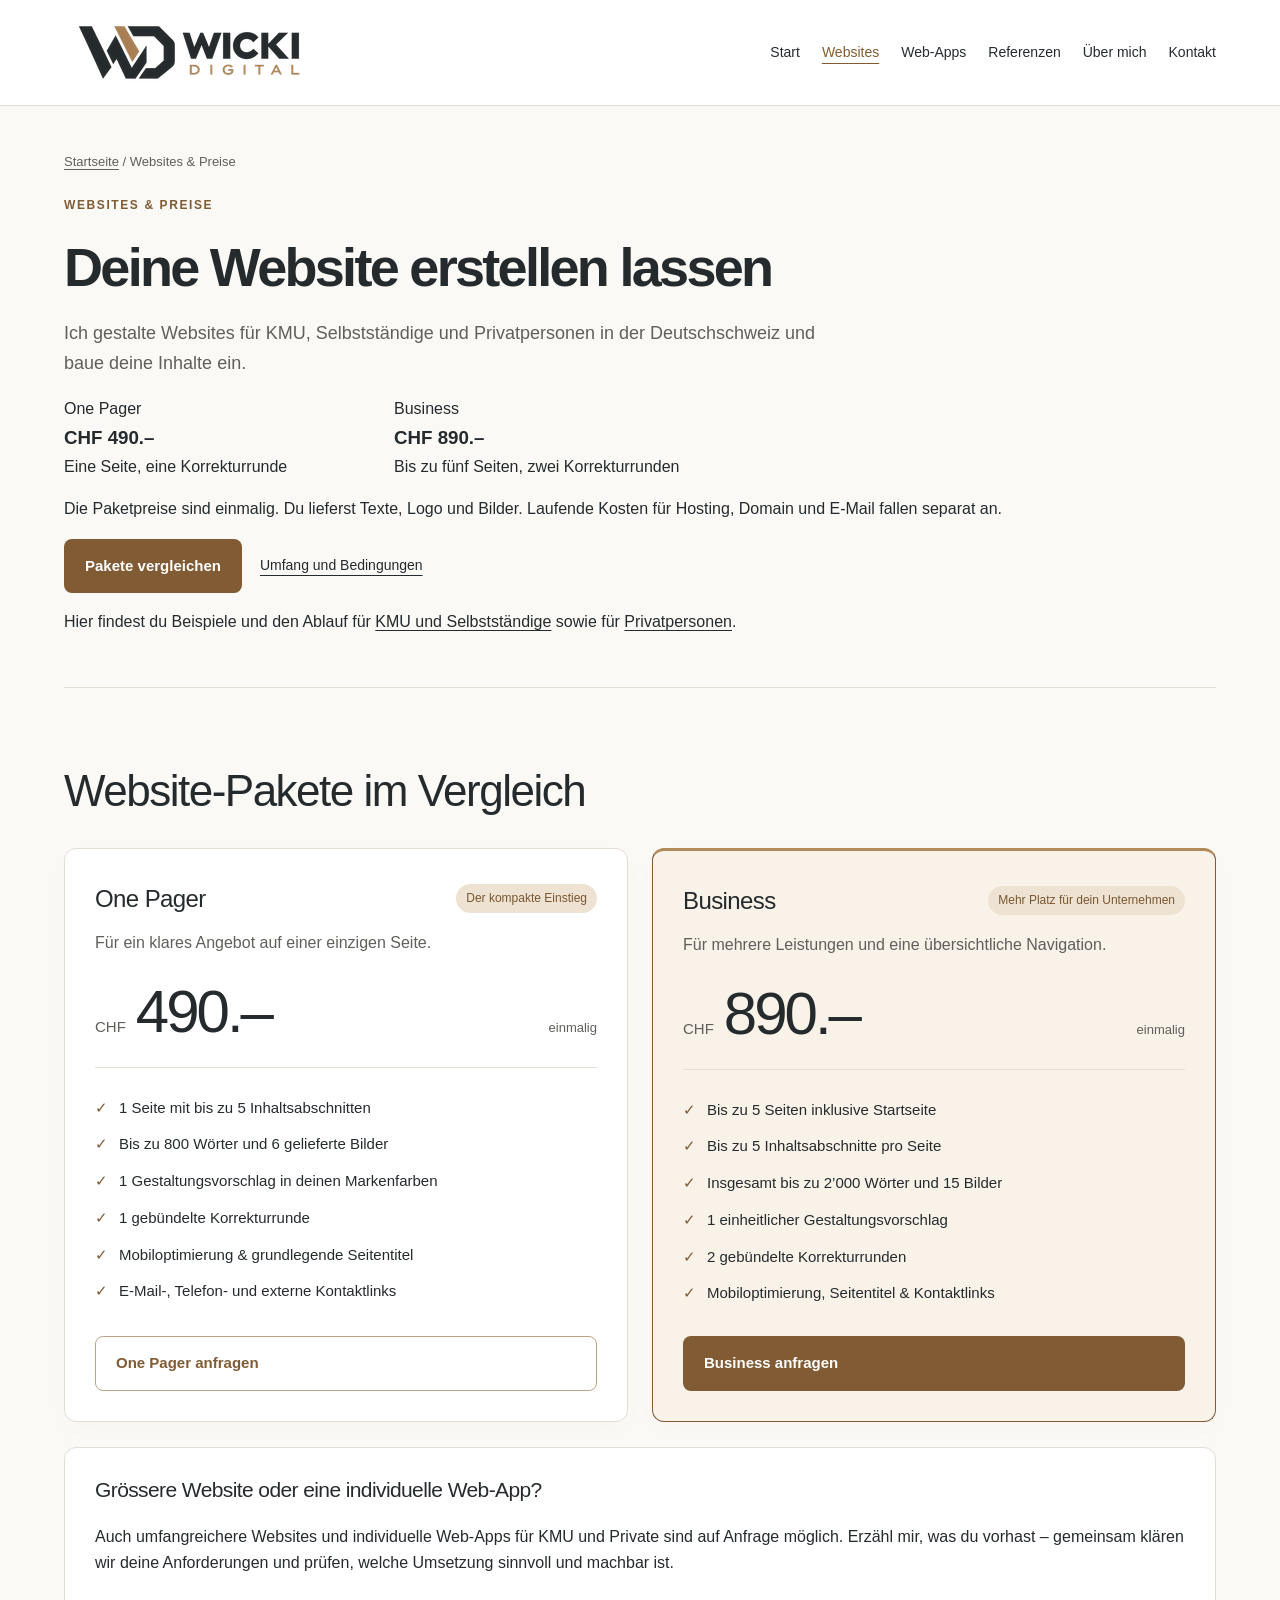
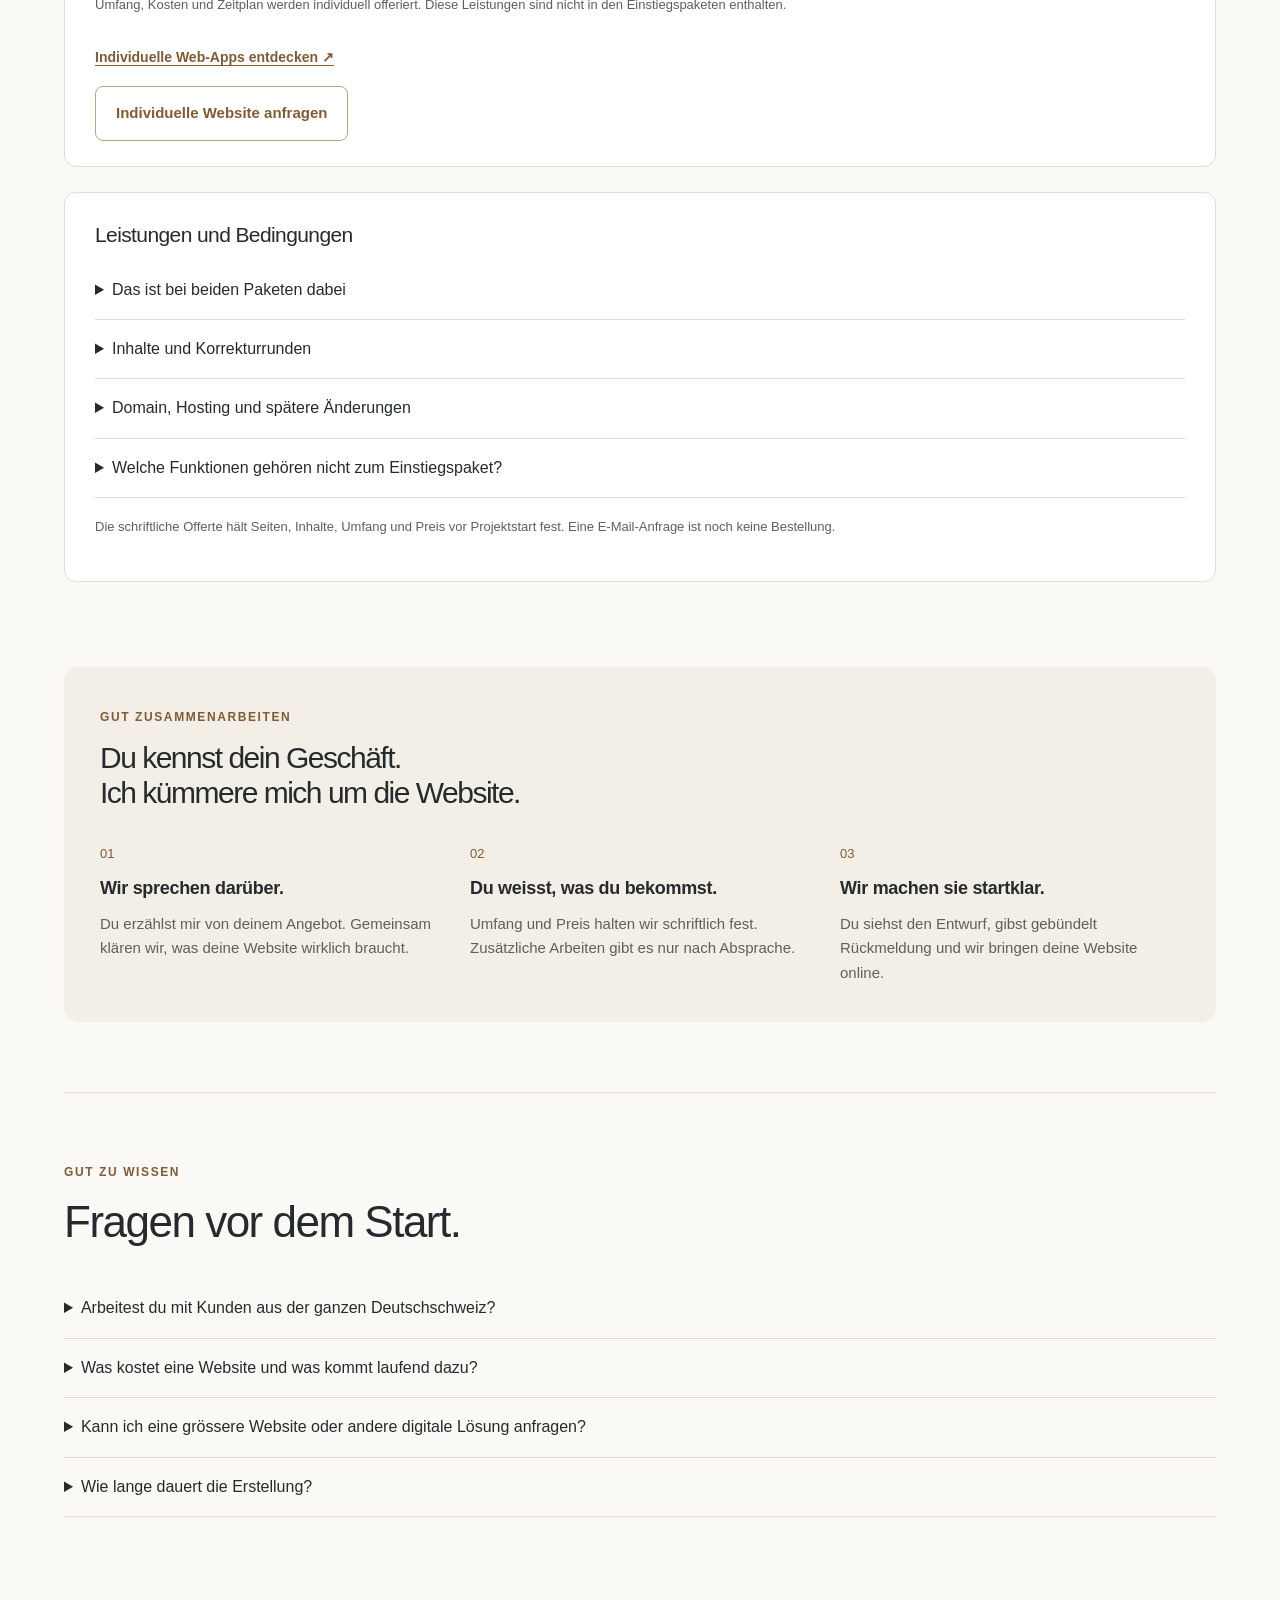
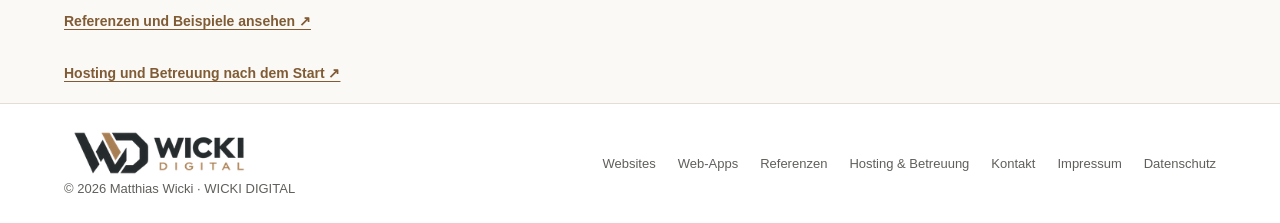
<file: websites.html>
<!doctype html>
<html lang="de-CH"><head><meta charset="UTF-8"><meta name="viewport" content="width=device-width,initial-scale=1"><title>Website erstellen lassen: Pakete &amp; Preise | WICKI DIGITAL</title><meta name="description" content="Website erstellen lassen in der Deutschschweiz: One Pager CHF 490.–, Business CHF 890.–. Leistungen, Paketumfang, Ablauf und Betreuung im Überblick."><link rel="canonical" href="https://wicki-digital.ch/websites.html"><meta name="theme-color" content="#faf9f6"><meta property="og:type" content="website"><meta property="og:locale" content="de_CH"><meta property="og:site_name" content="WICKI DIGITAL"><meta property="og:title" content="Website erstellen lassen: Pakete &amp; Preise | WICKI DIGITAL"><meta property="og:description" content="Website erstellen lassen in der Deutschschweiz: One Pager CHF 490.–, Business CHF 890.–. Leistungen, Paketumfang, Ablauf und Betreuung im Überblick."><meta property="og:url" content="https://wicki-digital.ch/websites.html"><meta property="og:image" content="https://wicki-digital.ch/workspace.webp"><meta property="og:image:alt" content="Heller Arbeitsplatz – Symbolbild für WICKI DIGITAL"><meta name="twitter:card" content="summary_large_image"><meta name="twitter:title" content="Website erstellen lassen: Pakete &amp; Preise | WICKI DIGITAL"><meta name="twitter:description" content="Website erstellen lassen in der Deutschschweiz: One Pager CHF 490.–, Business CHF 890.–. Leistungen, Paketumfang, Ablauf und Betreuung im Überblick."><meta name="twitter:image" content="https://wicki-digital.ch/workspace.webp"><link rel="icon" href="/favicon.ico" sizes="any"><link rel="icon" href="/favicon.svg" type="image/svg+xml"><link rel="stylesheet" href="styles-51c6d284ac.css"><script type="application/ld+json">{"@context":"https://schema.org","@graph":[{"@type":"WebPage","@id":"https://wicki-digital.ch/websites.html#webpage","url":"https://wicki-digital.ch/websites.html","name":"Website erstellen lassen: Pakete & Preise | WICKI DIGITAL","description":"Website erstellen lassen in der Deutschschweiz: One Pager CHF 490.–, Business CHF 890.–. Leistungen, Paketumfang, Ablauf und Betreuung im Überblick.","inLanguage":"de-CH","isPartOf":{"@id":"https://wicki-digital.ch/#website"},"breadcrumb":{"@id":"https://wicki-digital.ch/websites.html#breadcrumb"}},{"@type":"BreadcrumbList","@id":"https://wicki-digital.ch/websites.html#breadcrumb","itemListElement":[{"@type":"ListItem","position":1,"name":"Startseite","item":"https://wicki-digital.ch/"},{"@type":"ListItem","position":2,"name":"Website erstellen lassen: Pakete & Preise","item":"https://wicki-digital.ch/websites.html"}]},{"@type":"Service","@id":"https://wicki-digital.ch/websites.html#service","name":"Erstellung statischer Websites","url":"https://wicki-digital.ch/websites.html","description":"Website erstellen lassen in der Deutschschweiz: One Pager CHF 490.–, Business CHF 890.–. Leistungen, Paketumfang, Ablauf und Betreuung im Überblick.","provider":{"@id":"https://wicki-digital.ch/#organization"},"areaServed":{"@type":"Place","name":"Deutschschweiz"}}]}</script><script src="navigation-ffce11df71.js" defer></script></head><body><a class="skip-link" href="#hauptinhalt">Zum Inhalt</a><header><nav class="wrap" aria-label="Hauptnavigation"><a class="brand" href="/" aria-label="WICKI DIGITAL Startseite"><img class="brand-logo" src="wicki-digital-logo-250.webp" srcset="wicki-digital-logo-250.webp 250w, wicki-digital-logo-500.webp 500w" sizes="(max-width: 700px) 170px, 250px" alt="WICKI DIGITAL" width="250" height="65"></a><button class="menu-toggle" type="button" aria-expanded="false" aria-controls="hauptnavigation" hidden>Menü</button><div class="links" id="hauptnavigation"><a href="/">Start</a><a href="websites.html" aria-current="page">Websites</a><a href="web-apps.html">Web-Apps</a><a href="referenzen.html">Referenzen</a><a href="ueber-mich.html">Über mich</a><a href="kontakt.html">Kontakt</a></div></nav></header><main id="hauptinhalt" tabindex="-1" class="wrap"><section class="page-hero"><p class="breadcrumb"><a href="/">Startseite</a> / <span aria-current="page">Websites &amp; Preise</span></p><p class="eyebrow">Websites &amp; Preise</p><h1>Deine Website erstellen lassen</h1><p class="page-intro">Ich gestalte Websites für KMU, Selbstständige und Privatpersonen in der Deutschschweiz und baue deine Inhalte ein.</p>
<dl class="package-overview"><div><dt>One Pager</dt><dd><strong class="nowrap">CHF 490.–</strong><br>Eine Seite, eine Korrekturrunde</dd></div><div><dt>Business</dt><dd><strong class="nowrap">CHF 890.–</strong><br>Bis zu fünf Seiten, zwei Korrekturrunden</dd></div></dl>
<p>Die Paketpreise sind einmalig. Du lieferst Texte, Logo und Bilder. Laufende Kosten für Hosting, Domain und E-Mail fallen separat an.</p>
<div class="lead-actions"><a class="button" href="#angebote">Pakete vergleichen</a><a class="quiet-link" href="#umfang">Umfang und Bedingungen</a></div>
<p>Hier findest du Beispiele und den Ablauf für <a href="websites-fuer-kmu.html">KMU und Selbstständige</a> sowie für <a href="websites-fuer-privatpersonen.html">Privatpersonen</a>.</p></section><section class="section" id="angebote"><div class="section-head"><div><h2>Website-Pakete im Vergleich</h2></div></div><div class="prices"><article class="price-card"><div class="package-label"><h3>One Pager</h3><span class="tag">Der kompakte Einstieg</span></div><p class="description">Für ein klares Angebot auf einer einzigen Seite.</p><div class="price"><small>CHF</small><strong>490.–</strong><span class="once">einmalig</span></div><ul><li>1 Seite mit bis zu 5 Inhaltsabschnitten</li><li>Bis zu 800 Wörter und 6 gelieferte Bilder</li><li>1 Gestaltungsvorschlag in deinen Markenfarben</li><li>1 gebündelte Korrekturrunde</li><li>Mobiloptimierung & grundlegende Seitentitel</li><li>E-Mail-, Telefon- und externe Kontaktlinks</li></ul><a class="button outline" href="kontakt.html?thema=one-pager">One Pager anfragen</a></article><article class="price-card highlight"><div class="package-label"><h3>Business</h3><span class="tag">Mehr Platz für dein Unternehmen</span></div><p class="description">Für mehrere Leistungen und eine übersichtliche Navigation.</p><div class="price"><small>CHF</small><strong>890.–</strong><span class="once">einmalig</span></div><ul><li>Bis zu 5 Seiten inklusive Startseite</li><li>Bis zu 5 Inhaltsabschnitte pro Seite</li><li>Insgesamt bis zu 2’000 Wörter und 15 Bilder</li><li>1 einheitlicher Gestaltungsvorschlag</li><li>2 gebündelte Korrekturrunden</li><li>Mobiloptimierung, Seitentitel & Kontaktlinks</li></ul><a class="button" href="kontakt.html?thema=business">Business anfragen</a></article></div>
<div class="scope" id="individuelle-loesungen"><h3>Grössere Website oder eine individuelle Web-App?</h3><p>Auch umfangreichere Websites und individuelle Web-Apps für KMU und Private sind auf Anfrage möglich. Erzähl mir, was du vorhast – gemeinsam klären wir deine Anforderungen und prüfen, welche Umsetzung sinnvoll und machbar ist.</p><p class="note">Umfang, Kosten und Zeitplan werden individuell offeriert. Diese Leistungen sind nicht in den Einstiegspaketen enthalten.</p><p><a class="demo-link" href="web-apps.html">Individuelle Web-Apps entdecken ↗</a></p><a class="button outline" href="kontakt.html?thema=website-individuell">Individuelle Website anfragen</a></div>
<div class="scope" id="umfang"><h3>Leistungen und Bedingungen</h3><details><summary>Das ist bei beiden Paketen dabei</summary><p>Eine statische Website in deutscher Sprache, ein Startgespräch bis 30 Minuten, Einbau deiner Inhalte, einfache Bildkomprimierung und Prüfung von Navigation, Links und mobiler Darstellung. Zusätzlich sind bis zu zwei reine Textseiten für dein fertig geliefertes Impressum und deine Datenschutzerklärung enthalten; sie zählen nicht zum Seitenlimit.</p><p>Einmaliges Aufschalten auf einem vor Projektstart vereinbarten, geeigneten Hosting und Verbinden einer bestehenden Domain sind enthalten, sofern die nötigen Zugänge bereitstehen. Du erhältst die fertigen Website-Dateien.</p></details><details><summary>Inhalte und Korrekturrunden</summary><p>Du lieferst vor Projektbeginn die endgültigen Texte, dein Logo und Bilder mit den nötigen Nutzungsrechten, gesammelt und den Seiten zugeordnet. Texterstellung, Übersetzungen, Fotografie, Bildrecherche, Logoentwicklung und rechtliche Prüfung gehören nicht zum Paket.</p><p>Eine Korrekturrunde ist eine einzige gesammelte Liste mit bis zu 10 kleineren Anpassungen an gelieferten Texten, Bildauswahl, Farben oder Abständen innerhalb des vereinbarten Entwurfs. Neue Seiten, neue Abschnitte, neue Funktionen oder ein neues Gestaltungskonzept zählen als Zusatzauftrag. Fehler gegenüber dem vereinbarten Umfang behebe ich unabhängig von den Korrekturrunden.</p></details><details><summary>Domain, Hosting und spätere Änderungen</summary><p>CHF 490.– bzw. CHF 890.– sind die einmaligen Erstellungspreise für den beschriebenen Umfang. Die laufenden Kosten sind nicht im Erstellungspreis enthalten. Für das Hosting wählst du entweder eines der freiwilligen WICKI-DIGITAL-Abos oder ein eigenes geeignetes Hosting, das du direkt beim Anbieter bezahlst. Domainregistrierung und -verlängerung, E-Mail-Postfächer und kostenpflichtige Lizenzen bleiben in beiden Fällen separat. Deine Domain bleibt auf deinen Namen registriert.</p><p>Nach der Abnahme gelten die Leistungen deines ausdrücklich gewählten Hosting-Abos. Ohne Pflege-Abo sind Inhaltsänderungen separat; zusätzliche Seiten, Anbieterwechsel und technische Erweiterungen werden immer gesondert offeriert. Zusatzarbeiten starten erst nach deiner schriftlichen Zustimmung. Ein Abo wird nur auf deinen ausdrücklichen Wunsch abgeschlossen.</p></details><details><summary>Welche Funktionen gehören nicht zum Einstiegspaket?</summary><p>Online-Shops, Zahlungen, eigene Buchungssysteme, Benutzerkonten, Datenbanken, Blogs mit Redaktionssystem, Mehrsprachigkeit, Newsletter, Tracking und serverseitig versendete Kontaktformulare sind nicht enthalten. Ein Link zu einem vorhandenen Buchungsdienst ist möglich; dessen Einrichtung und Gebühren sind separat. Bestehende Websites oder Postfächer umzuziehen ist ebenfalls nicht enthalten.</p></details><p class="note">Die schriftliche Offerte hält Seiten, Inhalte, Umfang und Preis vor Projektstart fest. Eine E-Mail-Anfrage ist noch keine Bestellung.</p></div></section><section class="approach"><div><span class="number">GUT ZUSAMMENARBEITEN</span><h2>Du kennst dein Geschäft.<br>Ich kümmere mich um die Website.</h2></div><div class="steps"><article><span>01</span><h3>Wir sprechen darüber.</h3><p>Du erzählst mir von deinem Angebot. Gemeinsam klären wir, was deine Website wirklich braucht.</p></article><article><span>02</span><h3>Du weisst, was du bekommst.</h3><p>Umfang und Preis halten wir schriftlich fest. Zusätzliche Arbeiten gibt es nur nach Absprache.</p></article><article><span>03</span><h3>Wir machen sie startklar.</h3><p>Du siehst den Entwurf, gibst gebündelt Rückmeldung und wir bringen deine Website online.</p></article></div></section><section class="section" id="fragen"><div class="section-head"><div><span class="number">GUT ZU WISSEN</span><h2>Fragen vor dem Start.</h2></div></div><details><summary>Arbeitest du mit Kunden aus der ganzen Deutschschweiz?</summary><p>Ja. Mein Standort ist Uezwil im Aargau, mein Angebot richtet sich an KMU und Privatpersonen in der gesamten Deutschschweiz. Inhalte und Rückmeldungen können wir digital austauschen. Wie wir uns abstimmen, vereinbaren wir zu Beginn.</p></details><details><summary>Was kostet eine Website und was kommt laufend dazu?</summary><p>Der One Pager kostet einmalig CHF 490.–, das Business-Paket CHF 890.–. Domain und E-Mail sind separat. Für das Hosting kannst du ein eigenes Angebot wählen oder eines meiner Abos ab CHF 19.– pro Monat nutzen. Den genauen Umfang findest du unter <a class="demo-link" href="#umfang">Paketumfang</a>.</p></details><details><summary>Kann ich eine grössere Website oder andere digitale Lösung anfragen?</summary><p>Ja. Wir prüfen gemeinsam Anforderungen und Machbarkeit. Umfang, Preis, Zeitplan und eine passende Hosting-Lösung werden individuell vereinbart.</p></details><details><summary>Wie lange dauert die Erstellung?</summary><p>Den Zeitplan legen wir anhand des Umfangs und meiner Verfügbarkeit vor Projektbeginn fest. Fertige Texte und Bilder sowie gebündelte Rückmeldungen helfen, das Projekt zügig umzusetzen.</p></details></section><p><a class="demo-link" href="referenzen.html">Referenzen und Beispiele ansehen ↗</a></p><p><a class="demo-link" href="hosting.html">Hosting und Betreuung nach dem Start ↗</a></p></main><footer><div class="wrap footer-inner"><div><a href="/" aria-label="WICKI DIGITAL Startseite"><img class="footer-logo" src="wicki-digital-logo-250.webp" srcset="wicki-digital-logo-250.webp 250w, wicki-digital-logo-500.webp 500w" sizes="190px" alt="WICKI DIGITAL" width="190" height="50" loading="lazy"></a><span>© 2026 Matthias Wicki · WICKI DIGITAL</span></div><div class="footer-links"><a href="websites.html">Websites</a><a href="web-apps.html">Web-Apps</a><a href="referenzen.html">Referenzen</a><a href="hosting.html">Hosting &amp; Betreuung</a><a href="kontakt.html">Kontakt</a><a href="impressum.html">Impressum</a><a href="datenschutz.html">Datenschutz</a></div></div></footer></body></html>
</file>
<file: styles-51c6d284ac.css>
:root{--bg:#faf9f6;--panel:#fff;--line:#e3ddd4;--lime:#805b34;--muted:#605f5b;--white:#252b2d;--soft:#f1e9dd;--blue:#f3eee6}*{box-sizing:border-box}html{scroll-behavior:smooth;scroll-padding-top:35px}body{margin:0;background:var(--bg);color:var(--white);font-family:Arial,Helvetica,sans-serif;font-size:16px;line-height:1.65}a{color:inherit;text-decoration:none}button{font:inherit}a:focus-visible,summary:focus-visible{outline:3px solid #805b34;outline-offset:5px}.wrap{max-width:1240px;margin:auto;padding:0 44px}header{background:white;border-bottom:1px solid var(--line)}nav{min-height:92px;display:flex;align-items:center;justify-content:space-between;gap:25px}.brand{display:flex;align-items:center;gap:12px;font-size:18px;font-weight:800;letter-spacing:-.5px}.brand span:last-child{font-weight:400;color:var(--muted)}.mark{background:var(--lime);color:white;width:37px;height:37px;display:grid;place-items:center;border-radius:10px;font-weight:900}.links{display:flex;align-items:center;gap:26px;font-size:14px}.links a:hover{color:var(--lime)}.nav-tag{padding:9px 17px;border:1px solid var(--line);border-radius:8px}.hero{padding:65px 0 35px}.hero-grid{display:grid;grid-template-columns:1.05fr 1fr;align-items:center;gap:38px}.eyebrow,.number{font-size:12px;letter-spacing:1.6px;font-weight:700;color:var(--lime);text-transform:uppercase}h1{font-size:clamp(40px,4.6vw,61px);line-height:1.09;letter-spacing:-2.7px;font-weight:600;margin:22px 0}h1 em{font-style:normal;color:var(--lime)}.hero-intro{font-size:18px;color:var(--muted);max-width:465px}.hero-actions{display:flex;align-items:center;gap:22px;flex-wrap:wrap;margin-top:26px}.button{display:inline-flex;align-items:center;justify-content:space-between;gap:20px;border:1px solid transparent;background:var(--lime);color:white;border-radius:8px;padding:14px 20px;font-weight:600;font-size:15px;transition:background .2s,transform .2s}.button:hover{background:#654625;transform:translateY(-2px)}.outline{background:white;border-color:#bca487;color:var(--lime)}.outline:hover{background:var(--soft)}.quiet-link{font-size:14px;text-decoration:underline;text-underline-offset:5px}.hero-small{font-size:13px;color:var(--muted);margin-top:20px}figure{margin:0}.hero-photo{position:relative;padding-bottom:25px}.hero-photo img{width:100%;height:410px;object-fit:cover;border-radius:16px 60px 16px 16px;display:block}.hero-photo figcaption{background:white;border:1px solid var(--line);padding:16px 22px;border-radius:10px;position:absolute;bottom:0;left:22px;right:22px;box-shadow:0 10px 35px #252b2d0c}.hero-photo figcaption span{font-size:11px;color:var(--lime);letter-spacing:1.5px;display:block}.hero-photo figcaption strong{font-size:17px;font-weight:500}.strip{display:flex;justify-content:space-between;gap:20px;border-top:1px solid var(--line);margin-top:40px;padding:22px 0 0;font-size:13px;color:var(--muted)}.strip b{color:var(--white)}.approach{margin:20px 0 70px;padding:36px;background:var(--blue);border-radius:14px}.approach h2{font-size:30px}.steps{display:grid;grid-template-columns:repeat(3,1fr);gap:30px;margin-top:32px}.steps article>span{display:block;color:var(--lime);font-size:13px;margin-bottom:10px}.steps h3{font-size:18px;font-weight:600;letter-spacing:-.3px}.steps p{font-size:15px;color:var(--muted);margin:8px 0 0}.section{padding:65px 0;border-top:1px solid var(--line)}.section-head{display:flex;justify-content:space-between;align-items:end;gap:35px;margin-bottom:32px}h2{font-size:clamp(30px,3.6vw,44px);letter-spacing:-1.5px;line-height:1.16;font-weight:500;margin:12px 0 0}.section-head p{color:var(--muted);max-width:340px;margin:0}.prices{display:grid;grid-template-columns:1fr 1fr;gap:24px}.price-card{display:flex;flex-direction:column;background:white;border:1px solid var(--line);border-radius:12px;padding:30px;box-shadow:0 8px 30px #252b2d04}.highlight{border:1px solid var(--lime);background:#f8f2e9}.package-label{display:flex;justify-content:space-between;gap:12px;align-items:center;flex-wrap:wrap}h3{font-size:24px;font-weight:500;letter-spacing:-.6px;margin:0}.tag{font-size:12px;color:#795630;background:#eee3d3;padding:5px 10px;border-radius:20px}.description{color:var(--muted);margin:12px 0 25px}.price{display:flex;align-items:baseline;gap:10px;margin-bottom:25px}.price small{font-size:15px;color:var(--muted)}.price strong{font-size:60px;line-height:1;letter-spacing:-3px;font-weight:500}.once{margin-left:auto;font-size:13px;color:var(--muted)}ul{padding:22px 0 0;margin:0 0 24px;list-style:none;border-top:1px solid var(--line)}li{padding:6px 0;font-size:15px}li:before{content:'✓';padding-right:11px;color:var(--lime)}.price-card .button{margin-top:auto}.note{color:var(--muted);font-size:13px;line-height:1.65;margin:18px 0}.scope{margin-top:25px;padding:25px 30px;border:1px solid var(--line);border-radius:12px;background:white}.scope h3{font-size:21px;margin-bottom:8px}details{border-bottom:1px solid var(--line);padding:16px 0}summary{cursor:pointer;font-size:16px}details p{color:var(--muted);font-size:15px;max-width:900px}.demos{display:grid;grid-template-columns:repeat(2,1fr);gap:22px}.demo{min-width:0}.preview{display:block;border:1px solid var(--line);border-radius:10px;overflow:hidden;background:white;box-shadow:0 6px 20px #252b2d0a}.preview:hover{border-color:var(--lime)}.preview img{width:100%;height:auto;aspect-ratio:1.6;object-fit:cover;display:block}.project-type{font-size:12px!important;color:var(--lime)!important;margin-top:18px!important}.demo-title h3{font-size:20px}.demo p{color:var(--muted);font-size:14px;margin:7px 0}.demo-link{font-size:14px;display:inline-block;margin-top:12px;color:var(--lime);font-weight:600}.hosting-terms{padding:24px 0 0}.hosting-terms>p{font-size:14px;color:var(--muted)}.hosting-terms strong{color:var(--white);font-size:16px}.hosting-prices .price strong{font-size:54px}.about-grid{display:grid;grid-template-columns:.9fr 1.1fr;gap:42px;align-items:start}.collab-photo img{width:100%;height:330px;object-fit:cover;display:block;border-radius:12px}.collab-photo figcaption{font-size:12px;color:var(--muted);margin-top:10px}.bio p{margin:0 0 17px;color:var(--muted)}.closing{background:var(--soft);border:0;border-radius:14px;padding:38px;margin:20px 0 60px;display:flex;justify-content:space-between;gap:30px;align-items:center}.closing h2{font-size:36px}.closing p{color:var(--muted);max-width:540px}.email{color:var(--lime);font-size:22px;overflow-wrap:anywhere}.closing>.button{flex-shrink:0}footer{background:white;border-top:1px solid var(--line)}.footer-inner{padding-top:24px;padding-bottom:24px;display:flex;justify-content:space-between;gap:22px;font-size:13px;color:var(--muted)}.footer-links{display:flex;gap:22px;flex-wrap:wrap}.legal{max-width:850px;padding-top:50px;padding-bottom:60px}.legal h1{font-size:44px}.legal h2{font-size:24px;margin-top:32px}.legal p{color:var(--muted)}.legal a{color:var(--lime);text-decoration:underline}.draft{background:var(--soft);border-left:3px solid var(--lime);padding:18px}.arrow{font-size:20px}@media(max-width:950px){.hero-grid{gap:25px}.hero-photo img{height:360px}.strip{flex-wrap:wrap}.closing{align-items:start;flex-direction:column}.about-grid{gap:28px}.hero-actions{gap:15px}}@media(max-width:700px){.wrap{padding:0 22px}nav{padding-top:17px;padding-bottom:17px;min-height:85px;gap:16px;flex-wrap:wrap}.brand{font-size:16px}.links{gap:20px;width:100%;justify-content:space-between;font-size:13px}.nav-tag{padding:0;border:0}.hero{padding-top:35px}.hero-grid{grid-template-columns:1fr;gap:28px}h1{font-size:clamp(39px,9vw,60px);letter-spacing:-1.8px}.hero-intro{font-size:17px}.hero-photo img{height:300px;border-radius:12px 40px 12px 12px}.hero-photo figcaption{left:15px;right:15px}.strip{gap:8px;flex-direction:column;margin-top:28px;font-size:13px}.approach{padding:25px;margin-bottom:45px}.approach h2{font-size:28px}.steps{grid-template-columns:1fr;gap:24px}.steps article>span{margin-bottom:3px}.section{padding:45px 0}.section-head{align-items:start;flex-direction:column;gap:16px}.section-head p{font-size:15px}.prices,.demos,.about-grid{grid-template-columns:1fr}.price-card{padding:24px}.price strong{font-size:54px}.scope{padding:20px}.scope h3{font-size:20px}.demos{gap:30px}.about-grid{gap:24px}.collab-photo img{height:270px}.closing{padding:26px;margin-bottom:40px}.closing h2{font-size:30px}.closing>.button{width:100%;justify-content:center}.footer-inner{flex-direction:column;gap:14px}.legal{padding-top:35px;padding-bottom:40px}.legal h1{font-size:38px}}@media(prefers-reduced-motion:reduce){html{scroll-behavior:auto}.button{transition:none}}
nav{min-height:105px}.brand-logo{display:block;width:250px;height:65px;object-fit:cover;object-position:center}.footer-logo{width:190px;height:50px;object-fit:cover;display:block}.footer-inner{align-items:center}.hero-photo figcaption{border-left:3px solid #b18a59}.price-card.highlight{border-top:3px solid #b18a59}.hero-photo figcaption span{color:#805b34}@media(max-width:700px){.brand-logo{width:220px;height:58px}nav{min-height:100px}.footer-inner{align-items:flex-start}} .portrait-photo img{display:block;width:100%;height:auto;border-radius:12px}.portrait-photo figcaption{font-size:13px;color:var(--muted);margin-top:10px}.personal-note{display:grid;grid-template-columns:1fr 155px;gap:22px;align-items:center;background:var(--soft);padding:22px;border-radius:12px;margin-top:25px}.personal-note .number{font-size:11px;letter-spacing:1px}.personal-note h3{font-size:22px;margin:8px 0 10px}.personal-note p{font-size:14px;margin:0}.personal-note img{display:block;width:100%;height:auto;border-radius:9px}.links{gap:22px}@media(max-width:700px){.links{gap:10px;flex-wrap:wrap;justify-content:flex-start}.links a{padding:5px 6px}.portrait-photo{max-width:430px;width:100%;margin:auto}.personal-note{grid-template-columns:1fr 120px;gap:16px;padding:18px}}@media(max-width:390px){.personal-note{grid-template-columns:1fr}.personal-note figure{max-width:210px}}

.service-copy{max-width:850px;padding-top:45px;padding-bottom:60px}.service-copy h1{font-size:clamp(34px,5vw,54px);overflow-wrap:break-word}.service-copy h2{font-size:30px;margin:35px 0 16px}.service-copy p{color:var(--muted)}.service-copy figure img{width:100%;height:auto;display:block;border-radius:12px}.service-copy figcaption{font-size:13px;margin-top:8px}
/* Shared navigation and page structure for the multi-page website. */
.links a[aria-current="page"]{color:var(--lime);text-decoration:underline;text-underline-offset:6px}
.footer-inner{flex-wrap:wrap}.footer-links{flex-wrap:wrap}
.nowrap{white-space:nowrap}.page-hero{padding:45px 0 35px}.page-hero h1{font-size:clamp(34px,5vw,54px);max-width:900px;overflow-wrap:break-word}.page-intro{color:var(--muted);max-width:760px;font-size:18px}
.breadcrumb{font-size:13px;color:var(--muted);margin:0 0 24px}.breadcrumb a{text-decoration:underline;text-underline-offset:3px}
.compact-section{padding:40px 0}.service-copy .scope p:last-child{margin-bottom:0}
@media(max-width:950px){header nav{flex-wrap:wrap;padding-top:17px;padding-bottom:17px;gap:12px}.links{width:100%;flex-wrap:wrap;gap:12px 22px}}
@media(max-width:700px){.page-hero{padding-top:35px}.page-intro{font-size:17px}.service-copy{padding-top:35px;padding-bottom:40px}.footer-links{gap:12px 20px}.button{max-width:100%}}

/* Compact navigation and quick links to the main content. */
.skip-link {
  position: absolute;
  z-index: 2;
  top: 12px;
  left: 16px;
  padding: 10px 16px;
  color: var(--panel);
  background: var(--lime);
  border-radius: 8px;
  clip-path: inset(50%);
}
.skip-link:focus { clip-path: none; }

.menu-toggle {
  display: none;
  min-width: 44px;
  min-height: 44px;
  padding: 6px 12px;
  color: var(--white);
  background: var(--panel);
  border: 1px solid var(--line);
  border-radius: 8px;
  cursor: pointer;
}
button:focus-visible, select:focus-visible, input:focus-visible {
  outline: 3px solid var(--lime);
  outline-offset: 3px;
}
.links a.is-current-section {
  color: var(--lime);
  text-decoration: underline;
  text-underline-offset: 6px;
}
@media (max-width: 700px) {
  header nav.wrap {
    min-height: 68px;
    gap: 4px 12px;
    padding-block: 10px;
  }
  .brand-logo { width: 170px; height: auto; }
  .menu-toggle:not([hidden]) { display: block; }
  .menu-toggle:not([hidden])[aria-expanded="false"] + .links { display: none; }
  .links { gap: 0 10px; }
  .links a { display: flex; align-items: center; min-height: 44px; }
}

.lead-actions {
  display: flex;
  align-items: center;
  flex-wrap: wrap;
  gap: 12px 18px;
  margin-block: 16px;
}
.lead-actions p { margin: 0; }
.package-overview {
  display: grid;
  grid-template-columns: repeat(2, minmax(0, 1fr));
  gap: 8px 20px;
  max-width: 510px;
  margin: 16px 0;
}
.package-overview dd { margin: 0; }
.package-overview dd strong { font-size: 1.17em; }
@media (min-width: 701px) {
  .package-overview { max-width: 640px; }
}
.audience-links { margin-block: 0 16px; }
main p a:not(.button), .project-card-link:hover .demo-title {
  text-decoration: underline;
  text-underline-offset: 3px;
}
.project-card-link { display: block; }
.project-card-link:hover .preview { border-color: var(--lime); }
.demo-title :is(h2, h3) { font-size: 20px; line-height: 1.3; margin: 0; }
.personal-note h2 { font-size: 22px; margin: 8px 0 10px; }

.contact-topic { max-width: 420px; }
.contact-topic label { display: block; font-weight: 600; }
.contact-topic select {
  width: 100%;
  padding: 9px 12px;
  font: inherit;
  color: var(--white);
  background: var(--panel);
  border: 1px solid #bca487;
  border-radius: 8px;
}
.contact-actions { column-gap: 12px; margin-bottom: 8px; }
.contact-actions button { cursor: pointer; }
.contact-actions [hidden] { display: none; }
.contact-address { margin-block: 0; }
.copy-status:empty { margin: 0; }
.legal-contents ol { margin: 12px 0 0; padding-left: 26px; }
.legal-contents li::before { content: none; }
</file>
<file: offerten-demo.css>
.offerten-demo__fields {
  display: grid;
  grid-template-columns: repeat(3, minmax(0, 1fr));
  gap: 16px;
}

.offerten-demo__fields label {
  display: flex;
  flex-direction: column;
  gap: 6px;
  font-weight: 600;
}

.offerten-demo__fields input {
  width: 100%;
  min-height: 44px;
  padding: 8px 12px;
  border: 1px solid var(--lime);
  border-radius: 8px;
  background: var(--bg);
  color: inherit;
  font: inherit;
  font-weight: 400;
}

.offerten-demo__fields input:focus-visible,
.offerten-demo .button:focus-visible {
  outline: 3px solid var(--lime);
  outline-offset: 3px;
}

.offerten-demo__fields input[aria-invalid="true"] {
  border-color: #a32d2d;
  box-shadow: inset 0 0 0 1px #a32d2d;
}

.offerten-demo__actions {
  display: flex;
  flex-wrap: wrap;
  align-items: center;
  gap: 12px 24px;
}

.offerten-demo__actions button { cursor: pointer; }
.offerten-demo__actions output { font-weight: 700; }

.offerten-demo #offerten-fehler {
  margin: 0;
  color: #a32d2d;
}

.offerten-demo #offerten-fehler:not(:empty) { margin-top: 12px; }

@media (max-width: 580px) {
  .offerten-demo__fields { grid-template-columns: 1fr; }
}
</file>
